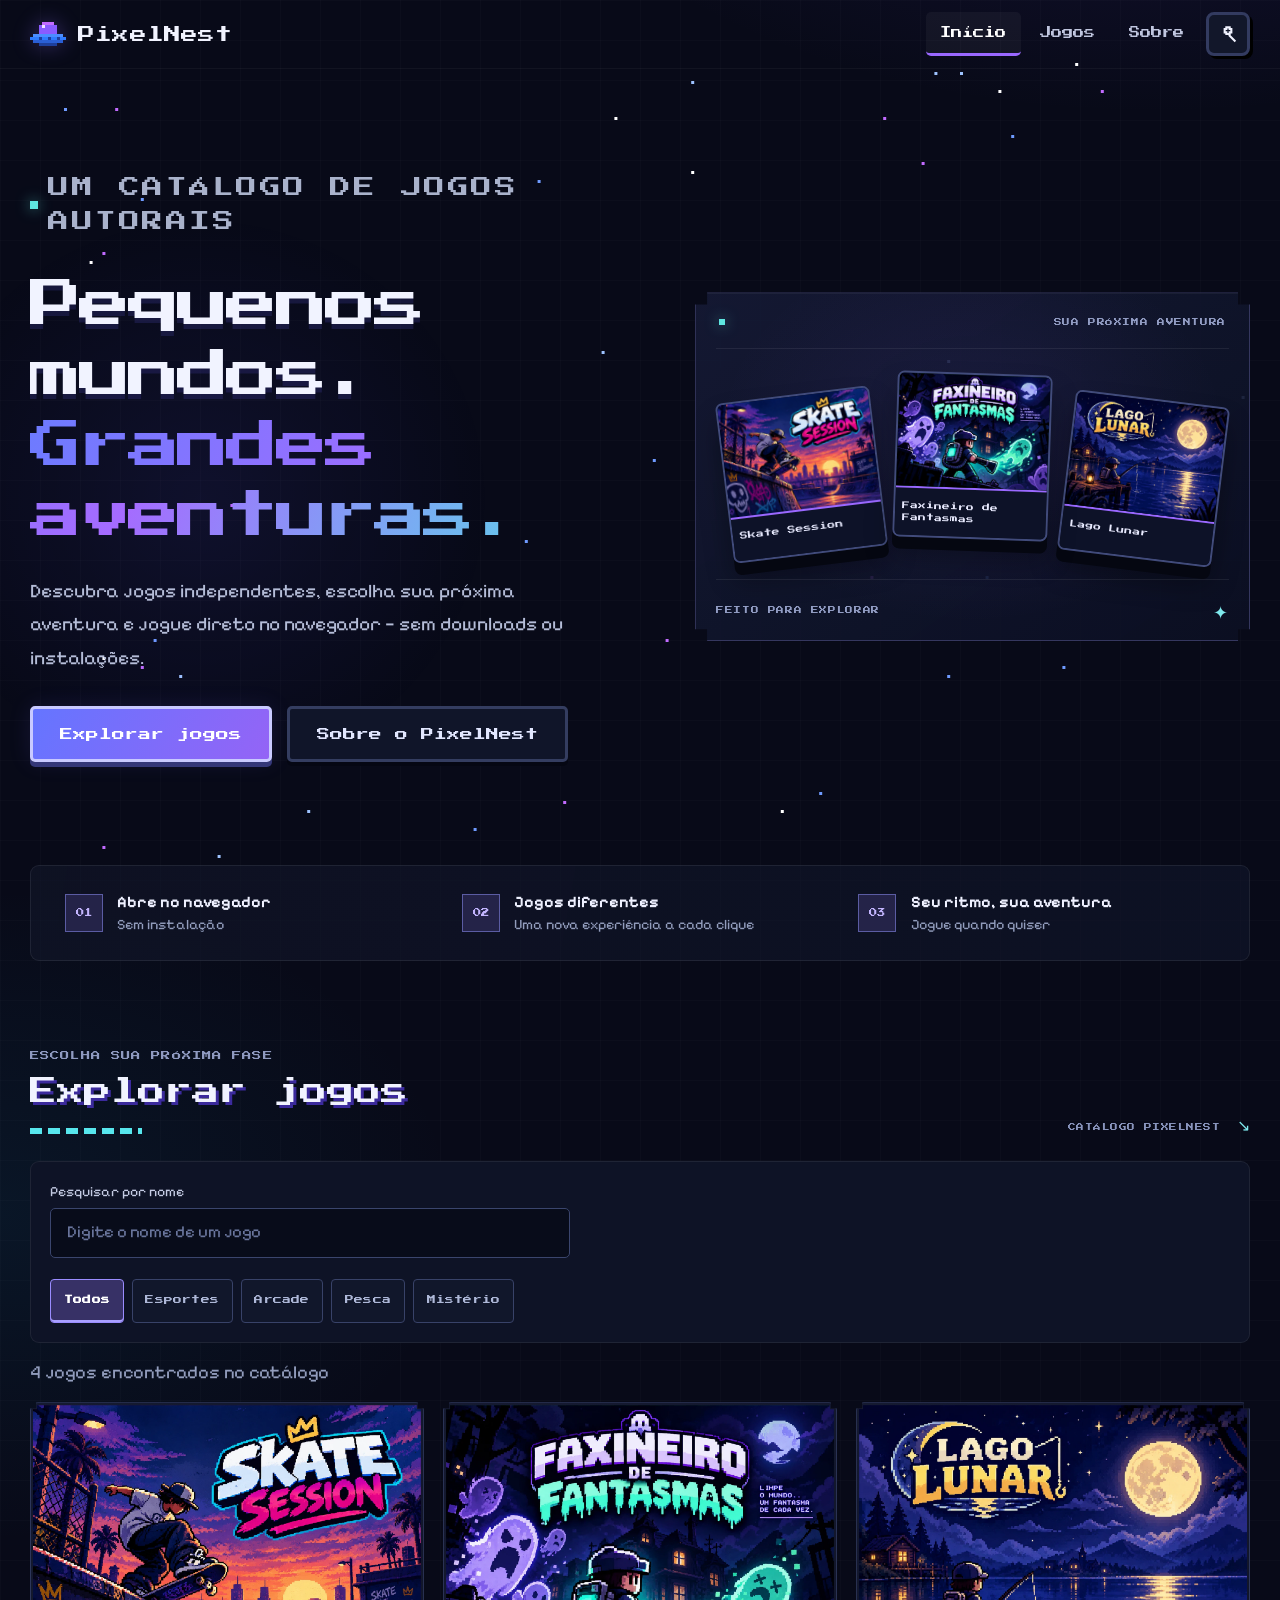
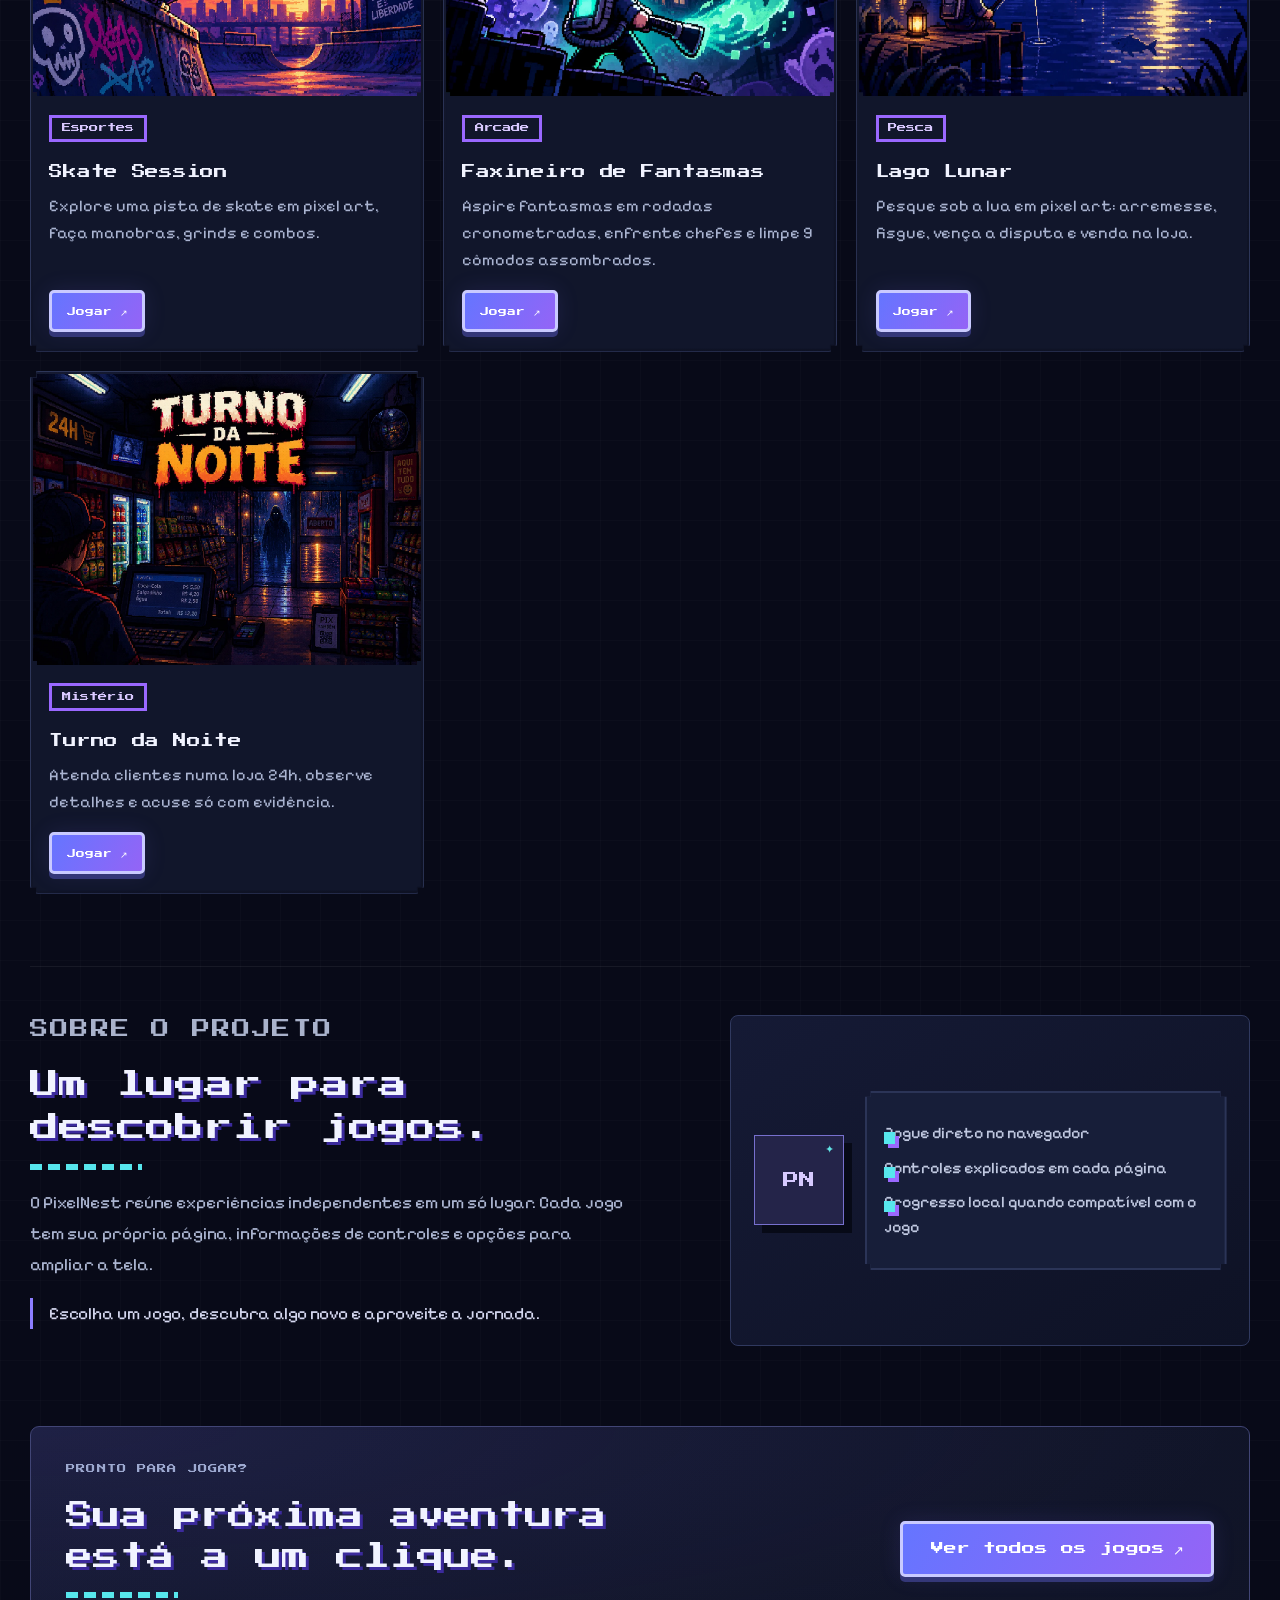
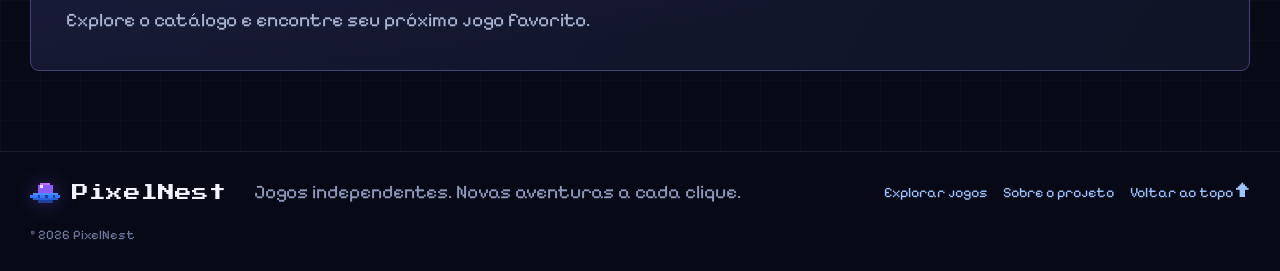
<file: index.html>
<!doctype html>
<html lang="pt-BR">
<head>
<meta charset="utf-8">
<meta name="viewport" content="width=device-width, initial-scale=1">
<title>PixelNest — jogos de navegador</title>
<meta name="description" content="Portal de jogos independentes para jogar direto no navegador, sem baixar nada.">
<meta name="theme-color" content="#080A18">
<meta property="og:type" content="website">
<meta property="og:title" content="PixelNest — jogos independentes">
<meta property="og:description" content="Descubra jogos independentes para jogar direto no navegador.">
<meta property="og:image" content="assets/capas/turno-da-noite.webp">
<meta name="color-scheme" content="dark">
<link rel="icon" href="assets/logo/favicon.svg" type="image/svg+xml">
<link rel="preconnect" href="https://fonts.googleapis.com"><link rel="preconnect" href="https://fonts.gstatic.com" crossorigin><link href="https://fonts.googleapis.com/css2?family=Pixelify+Sans:wght@400;500;700&family=Press+Start+2P&display=swap" rel="stylesheet">
<link rel="stylesheet" href="css/style.css">
</head>
<body data-base="" data-page="home">
<a class="skip-link" href="#conteudo">Pular para o conteúdo</a>
<div id="site-header"></div>
<main id="conteudo">
  <section class="hero wrap" aria-labelledby="hero-t">
    <div class="hero-copy">
      <p class="eyebrow"><span class="eyebrow-dot"></span> UM CATÁLOGO DE JOGOS AUTORAIS</p>
      <h1 id="hero-t">Pequenos mundos.<br><span>Grandes aventuras.</span></h1>
      <p>Descubra jogos independentes, escolha sua próxima aventura e jogue direto no navegador — sem downloads ou instalações.</p>
      <div class="hero-cta"><a class="btn primary big" href="#jogos">Explorar jogos</a><a class="btn ghost big" href="#sobre">Sobre o PixelNest</a></div>
    </div>
    <div class="hero-art">
      <div class="hero-art-glow" aria-hidden="true"></div>
      <div class="hero-art-label"><span class="live-dot"></span> SUA PRÓXIMA AVENTURA</div>
      <div class="carts" id="carts" aria-label="Jogos em destaque"></div>
      <div class="hero-art-foot"><span>FEITO PARA EXPLORAR</span><span class="pixel-spark" aria-hidden="true">✦</span></div>
    </div>
  </section>

  <section class="wrap value-strip" aria-label="Sobre a experiência">
    <div><span class="value-icon">01</span><p><strong>Abre no navegador</strong><small>Sem instalação</small></p></div>
    <div><span class="value-icon">02</span><p><strong>Jogos diferentes</strong><small>Uma nova experiência a cada clique</small></p></div>
    <div><span class="value-icon">03</span><p><strong>Seu ritmo, sua aventura</strong><small>Jogue quando quiser</small></p></div>
  </section>

  <section class="wrap sec" id="jogos" aria-labelledby="jogos-t">
    <div class="section-heading">
      <div><p class="eyebrow">ESCOLHA SUA PRÓXIMA FASE</p><h2 id="jogos-t">Explorar jogos</h2></div>
      <span class="section-note">CATÁLOGO PIXELNEST <span aria-hidden="true">↘</span></span>
    </div>
    <div class="toolbar">
      <div class="search"><label for="busca">Pesquisar por nome</label>
        <input id="busca" type="search" placeholder="Digite o nome de um jogo" autocomplete="off"></div>
      <div class="filters" role="group" aria-label="Filtrar por categoria"><div class="chips" id="chips"></div>
        <button type="button" class="link-btn" id="limpar" hidden>Limpar filtros</button></div>
    </div>
    <p class="count" id="count" role="status" aria-live="polite"></p>
    <div class="grid" id="grid"></div>
    <div class="empty px" id="vazio" hidden><p><strong>Nenhum jogo encontrado.</strong></p><p>Tente outro nome ou remova o filtro de categoria.</p><button type="button" class="btn primary" id="vazio-limpar">Limpar filtros</button></div>
  </section>

  <section class="wrap sec about" id="sobre" aria-labelledby="sobre-t">
    <div class="about-copy"><p class="eyebrow">SOBRE O PROJETO</p><h2 id="sobre-t">Um lugar para descobrir jogos.</h2>
      <p>O PixelNest reúne experiências independentes em um só lugar. Cada jogo tem sua própria página, informações de controles e opções para ampliar a tela.</p>
      <p class="about-note">Escolha um jogo, descubra algo novo e aproveite a jornada.</p></div>
    <div class="facts-panel"><div class="facts-pixel" aria-hidden="true">PN<span>✦</span></div><ul class="facts px"><li>Jogue direto no navegador</li><li>Controles explicados em cada página</li><li>Progresso local quando compatível com o jogo</li></ul></div>
  </section>
  <section class="wrap closing-cta">
    <div><p class="eyebrow">PRONTO PARA JOGAR?</p><h2>Sua próxima aventura está a um clique.</h2><p>Explore o catálogo e encontre seu próximo jogo favorito.</p></div>
    <a class="btn primary big" href="#jogos">Ver todos os jogos <span aria-hidden="true">↗</span></a>
  </section>
</main>
<div id="site-footer"></div>
<noscript><p style="padding:1rem;text-align:center">O PixelNest precisa de JavaScript para listar e abrir os jogos.</p></noscript>
<script src="js/games.js"></script><script src="js/layout.js"></script><script src="js/main.js"></script>
</body>
</html>
</file>
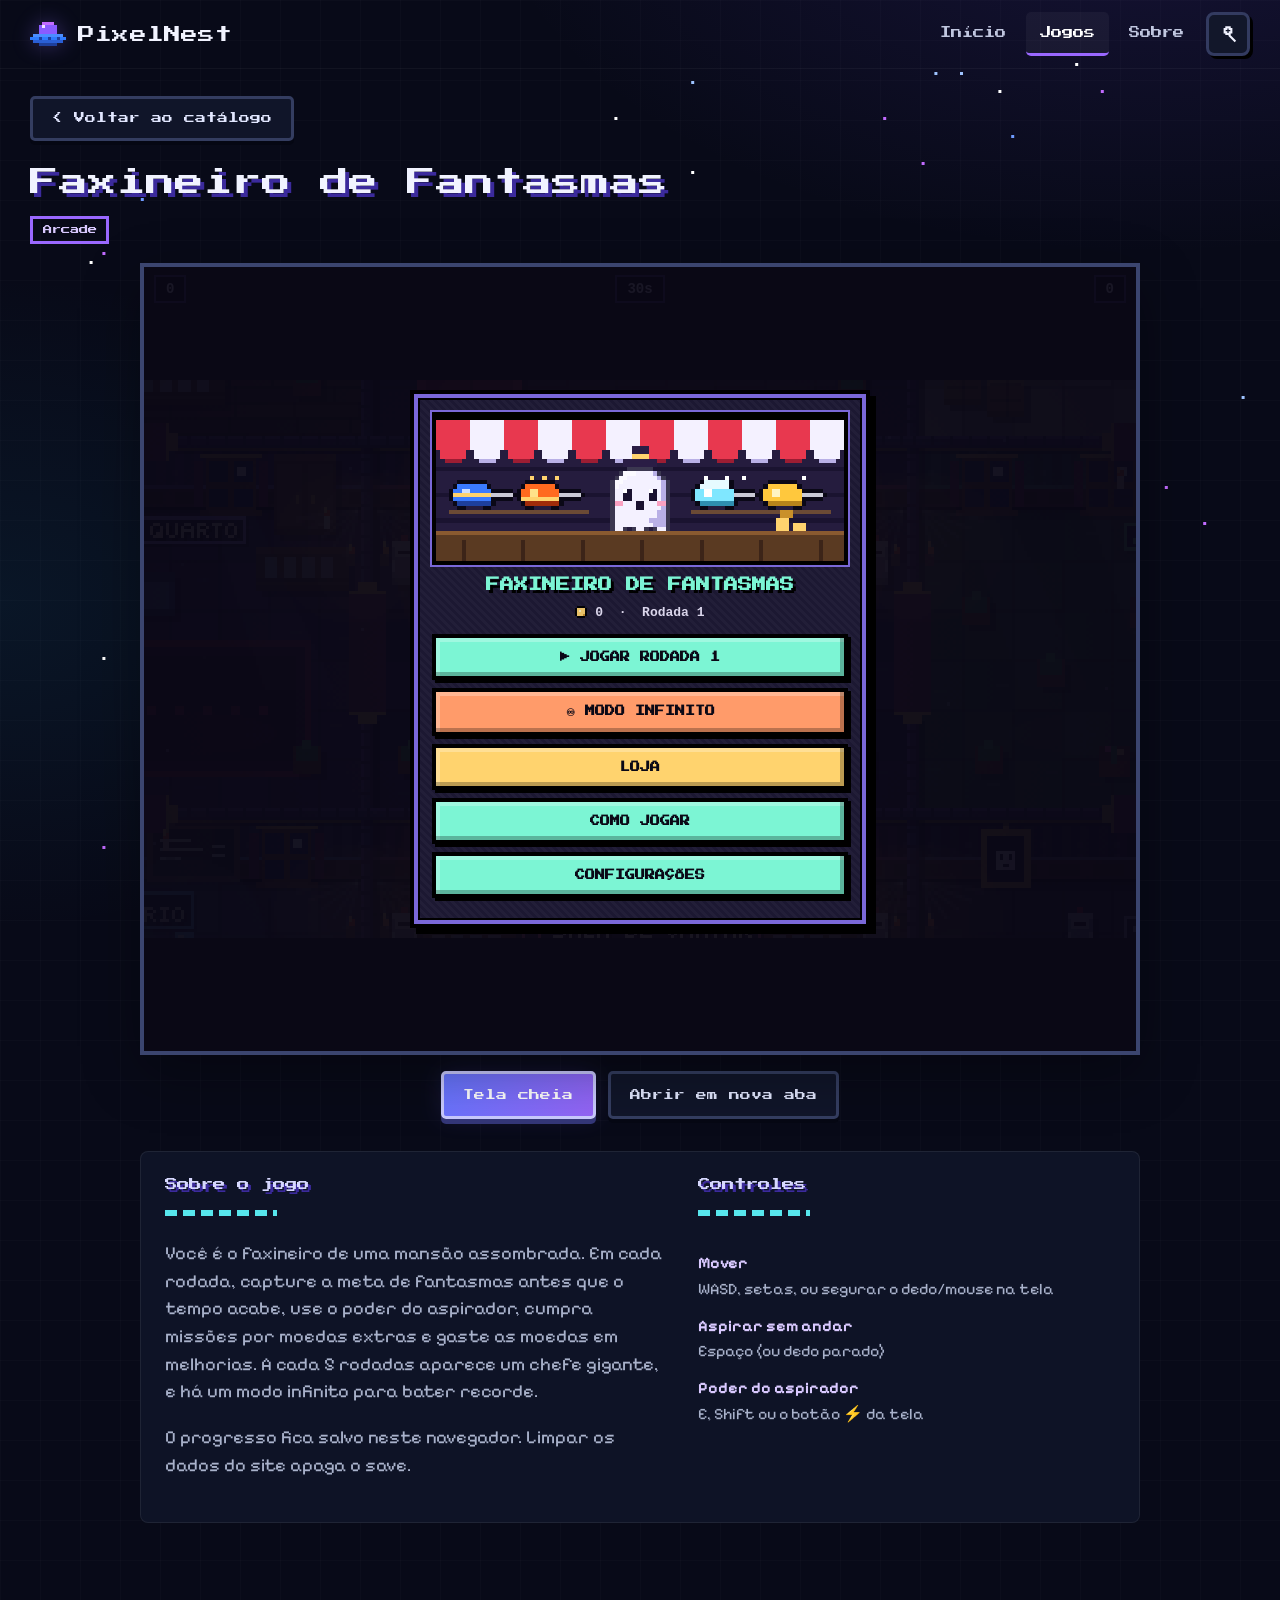
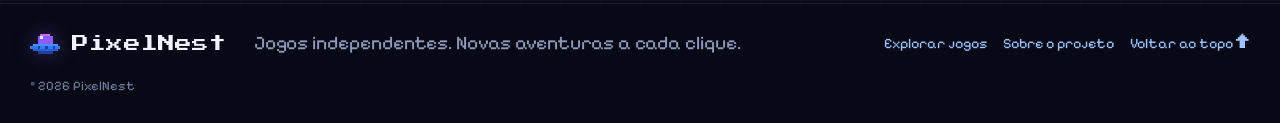
<file: jogos/faxineiro-de-fantasmas/index.html>
<!doctype html>
<html lang="pt-BR">
<head>
<meta charset="utf-8">
<meta name="viewport" content="width=device-width, initial-scale=1">
<title>Jogo — PixelNest</title>
<meta name="description" content="Jogue no PixelNest.">
<meta name="theme-color" content="#060818">
<link rel="icon" href="../../assets/logo/favicon.svg" type="image/svg+xml">
<link rel="preconnect" href="https://fonts.googleapis.com"><link rel="preconnect" href="https://fonts.gstatic.com" crossorigin><link href="https://fonts.googleapis.com/css2?family=Pixelify+Sans:wght@400;500;700&family=Press+Start+2P&display=swap" rel="stylesheet">
<link rel="stylesheet" href="../../css/style.css">
</head>
<body data-base="../../" data-page="jogo" data-game="faxineiro-de-fantasmas">
<a class="skip-link" href="#conteudo">Pular para o conteúdo</a>
<div id="site-header"></div>
<main id="conteudo" class="wrap gp"><div id="app"><noscript>Ative o JavaScript para jogar.</noscript></div></main>
<div id="site-footer"></div>
<script src="../../js/games.js"></script><script src="../../js/layout.js"></script><script src="../../js/game-page.js"></script>
</body>
</html>
</file>
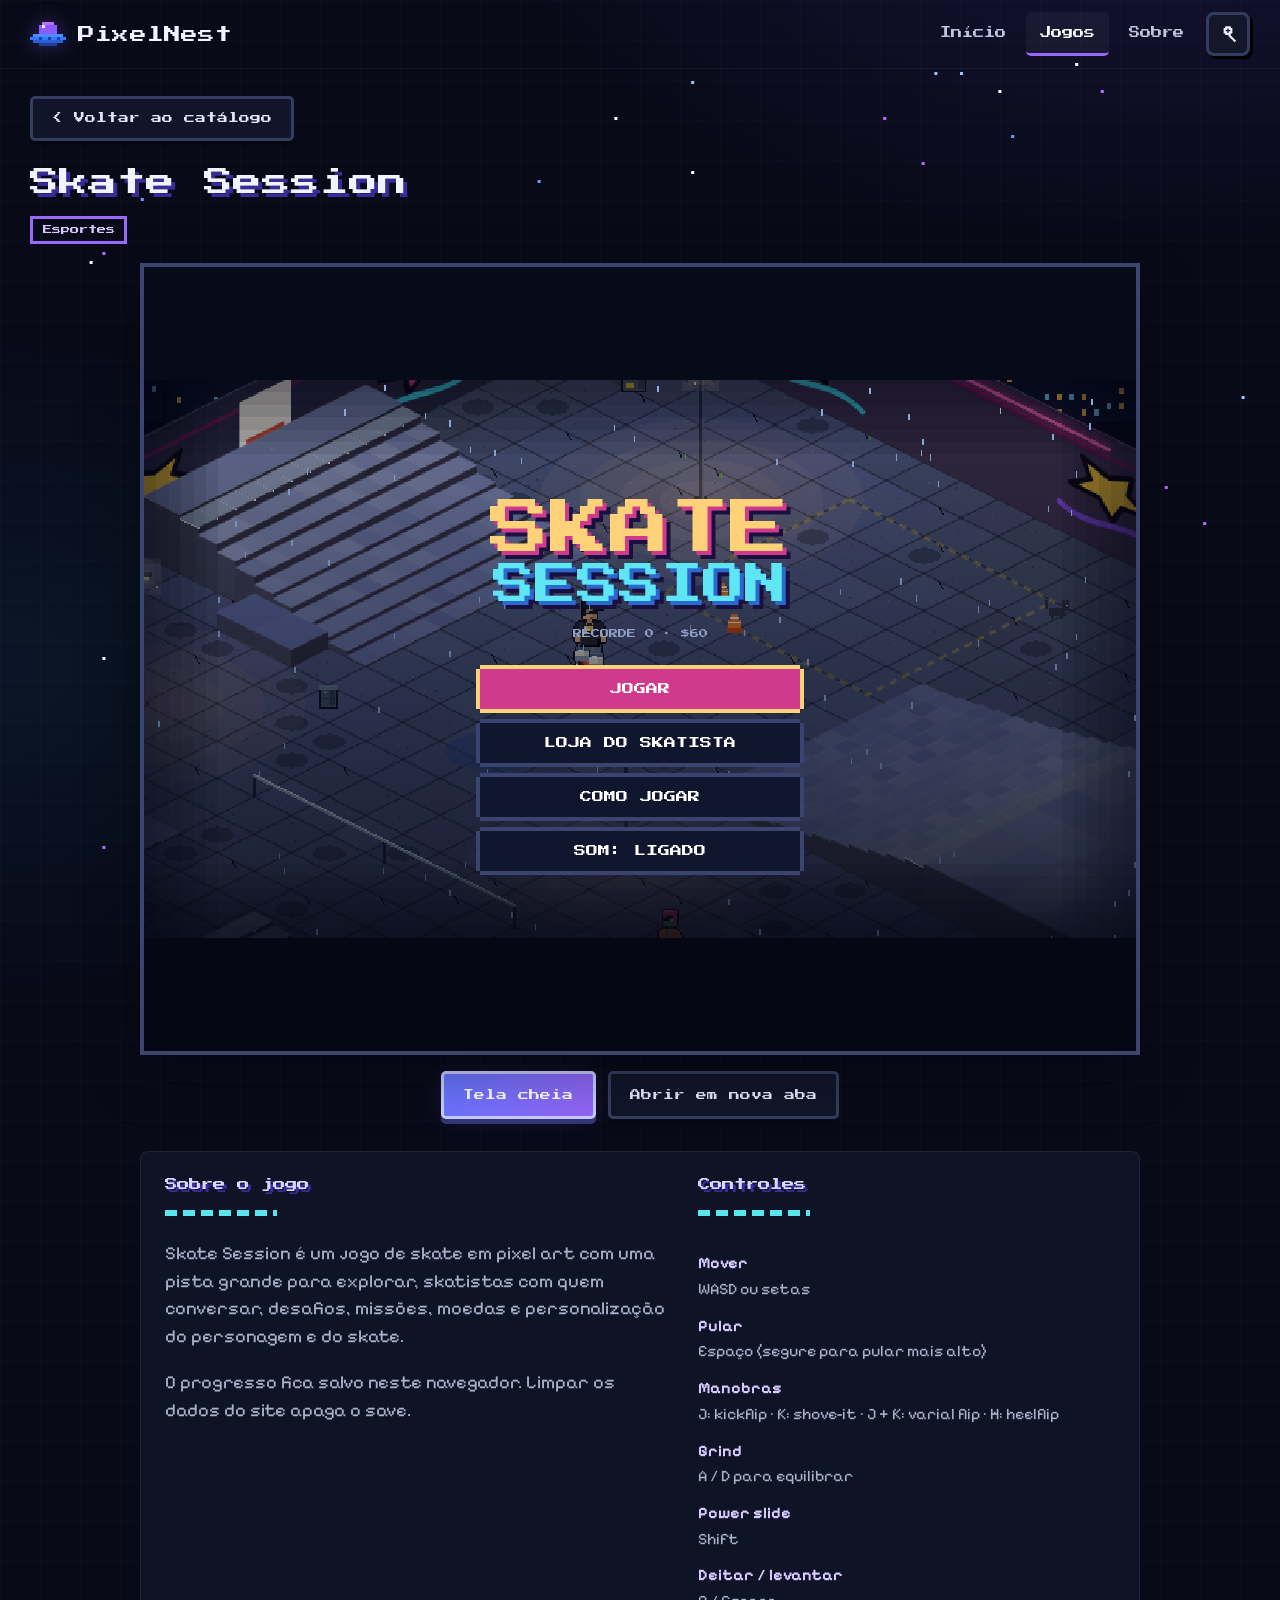
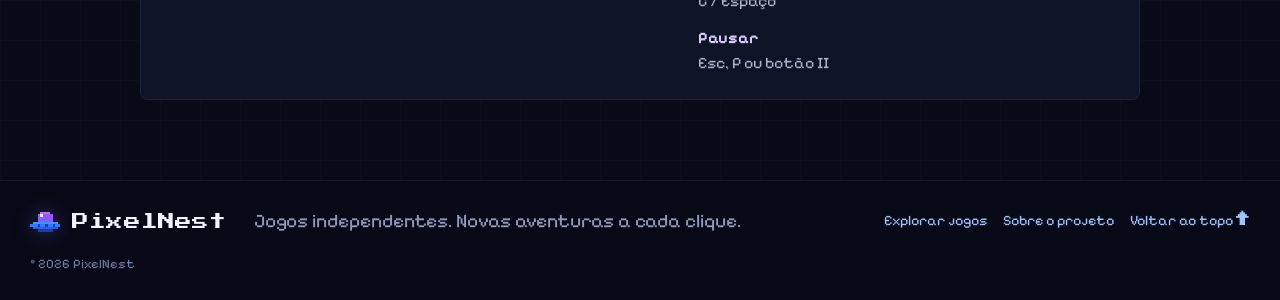
<file: jogos/skate-session/index.html>
<!doctype html>
<html lang="pt-BR">
<head>
<meta charset="utf-8">
<meta name="viewport" content="width=device-width, initial-scale=1">
<title>Jogo — PixelNest</title>
<meta name="description" content="Jogue no PixelNest.">
<meta name="theme-color" content="#060818">
<link rel="icon" href="../../assets/logo/favicon.svg" type="image/svg+xml">
<link rel="preconnect" href="https://fonts.googleapis.com"><link rel="preconnect" href="https://fonts.gstatic.com" crossorigin><link href="https://fonts.googleapis.com/css2?family=Pixelify+Sans:wght@400;500;700&family=Press+Start+2P&display=swap" rel="stylesheet">
<link rel="stylesheet" href="../../css/style.css">
</head>
<body data-base="../../" data-page="jogo" data-game="skate-session">
<a class="skip-link" href="#conteudo">Pular para o conteúdo</a>
<div id="site-header"></div>
<main id="conteudo" class="wrap gp"><div id="app"><noscript>Ative o JavaScript para jogar.</noscript></div></main>
<div id="site-footer"></div>
<script src="../../js/games.js"></script><script src="../../js/layout.js"></script><script src="../../js/game-page.js"></script>
</body>
</html>
</file>
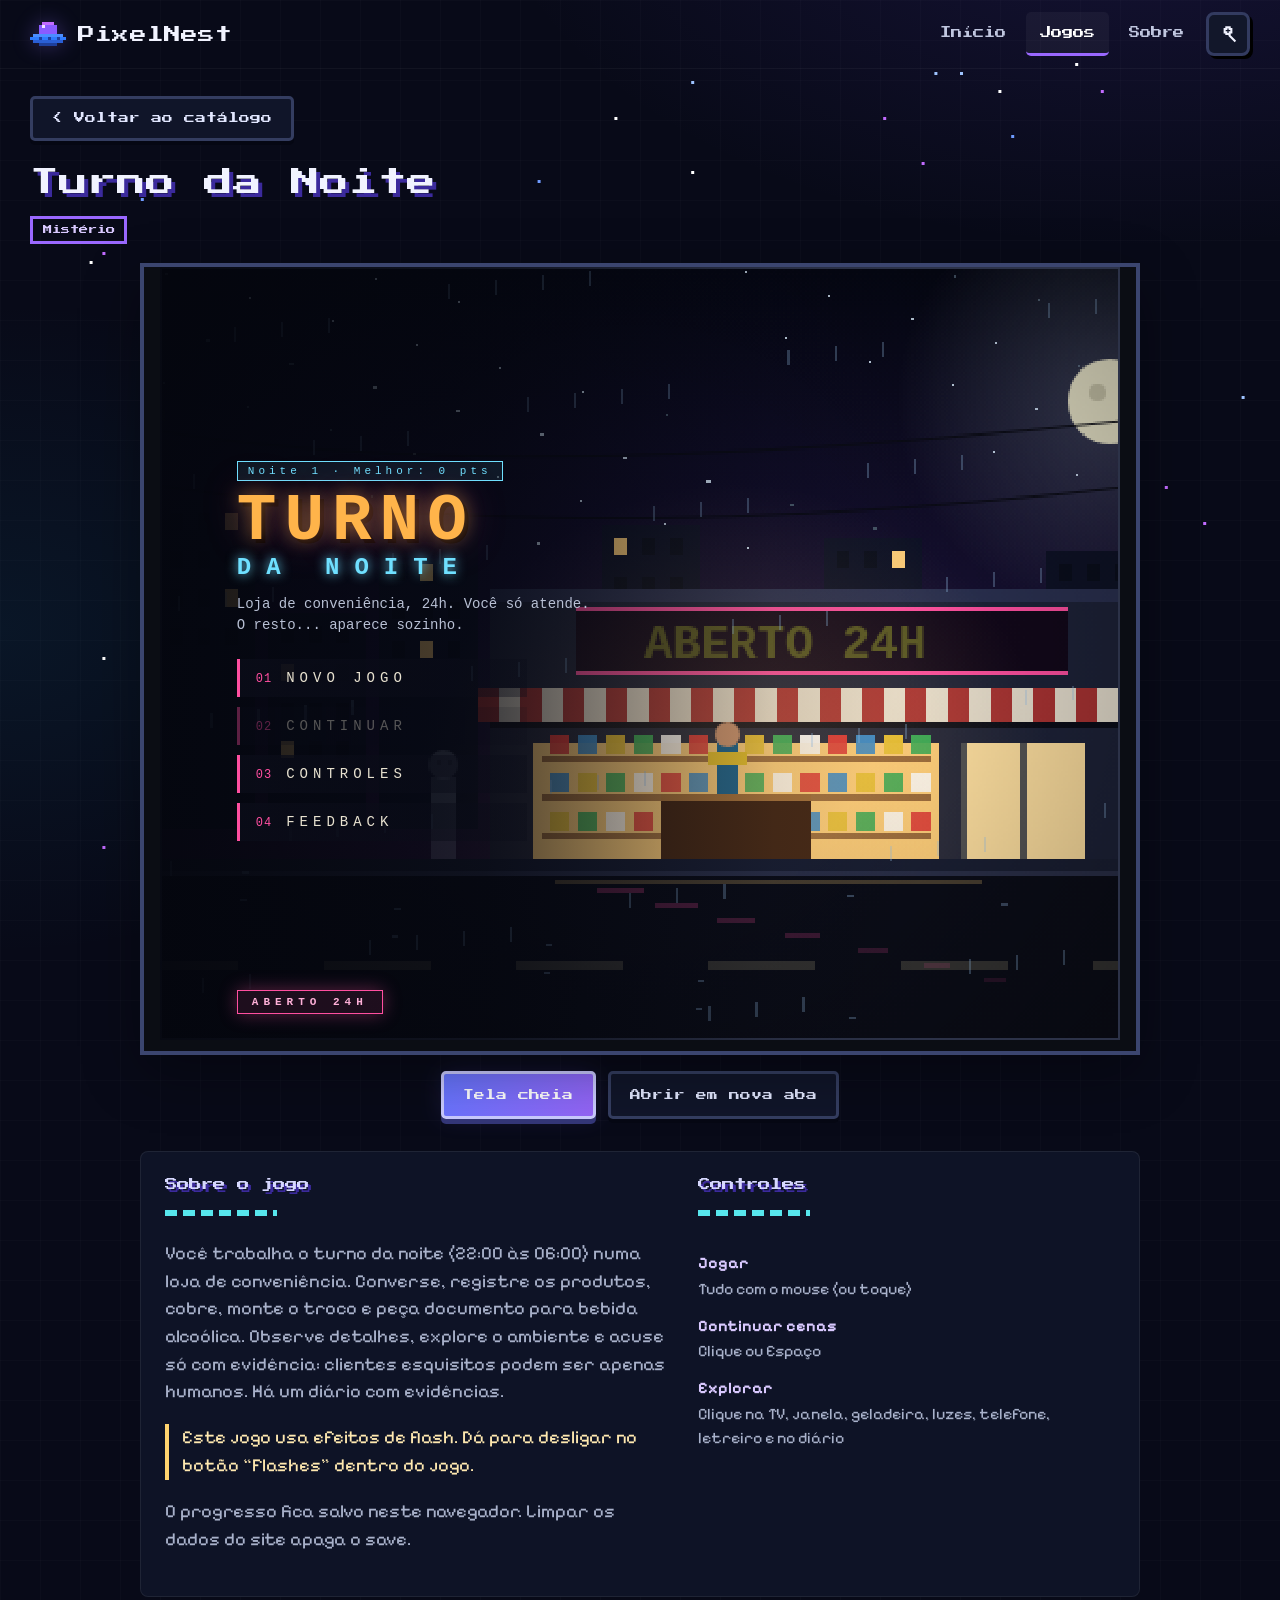
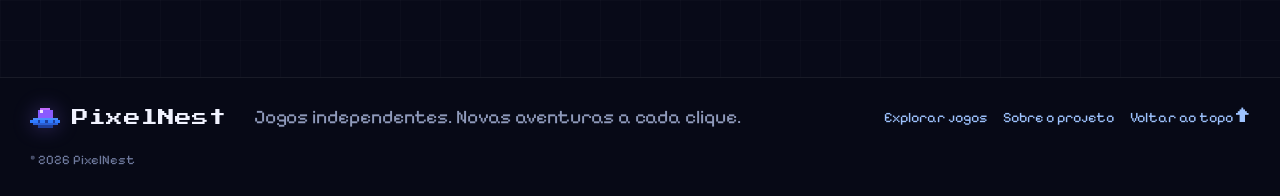
<file: jogos/turno-da-noite/index.html>
<!doctype html>
<html lang="pt-BR">
<head>
<meta charset="utf-8">
<meta name="viewport" content="width=device-width, initial-scale=1">
<title>Jogo — PixelNest</title>
<meta name="description" content="Jogue no PixelNest.">
<meta name="theme-color" content="#060818">
<link rel="icon" href="../../assets/logo/favicon.svg" type="image/svg+xml">
<link rel="preconnect" href="https://fonts.googleapis.com"><link rel="preconnect" href="https://fonts.gstatic.com" crossorigin><link href="https://fonts.googleapis.com/css2?family=Pixelify+Sans:wght@400;500;700&family=Press+Start+2P&display=swap" rel="stylesheet">
<link rel="stylesheet" href="../../css/style.css">
</head>
<body data-base="../../" data-page="jogo" data-game="turno-da-noite">
<a class="skip-link" href="#conteudo">Pular para o conteúdo</a>
<div id="site-header"></div>
<main id="conteudo" class="wrap gp"><div id="app"><noscript>Ative o JavaScript para jogar.</noscript></div></main>
<div id="site-footer"></div>
<script src="../../js/games.js"></script><script src="../../js/layout.js"></script><script src="../../js/game-page.js"></script>
</body>
</html>
</file>
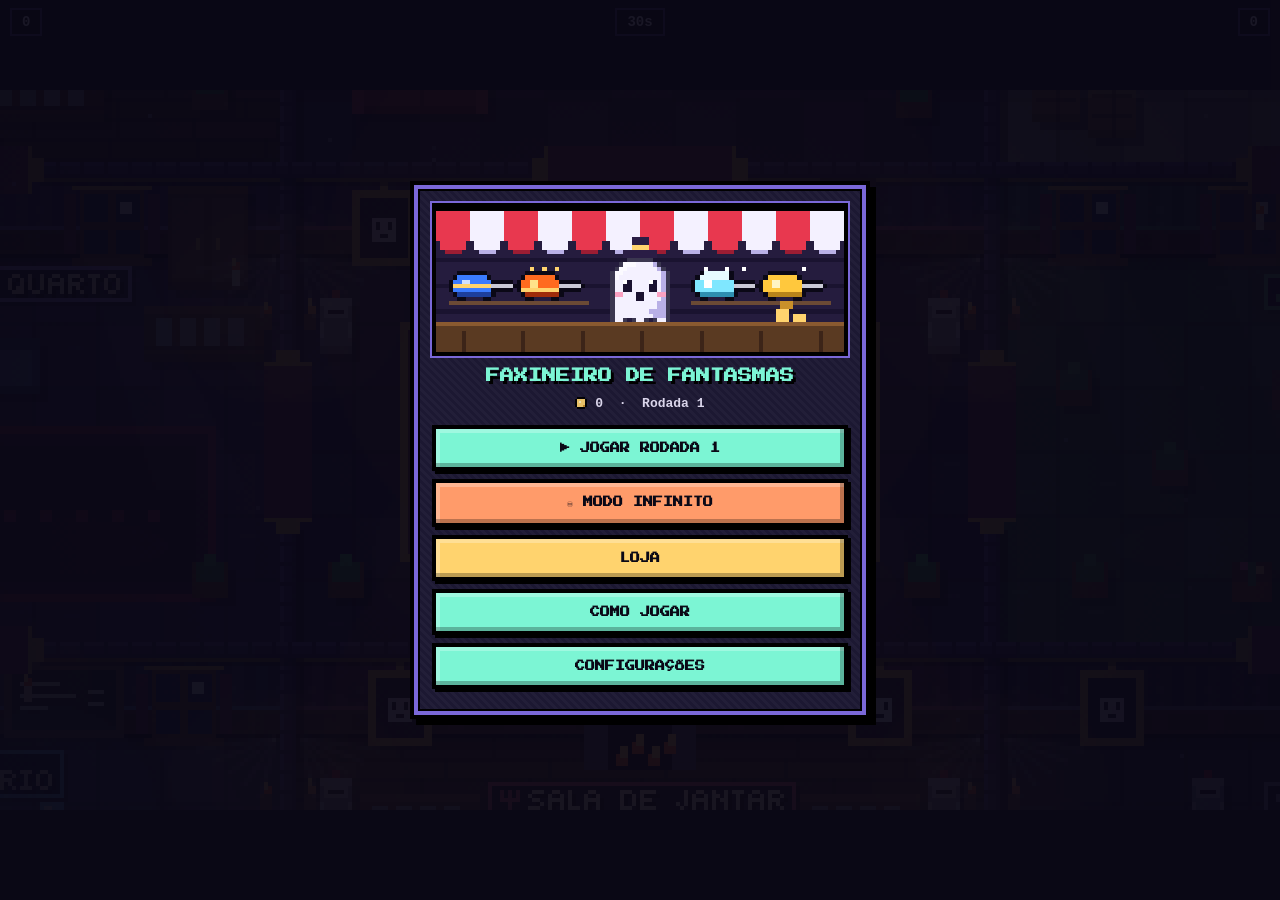
<file: jogos/faxineiro-de-fantasmas/game.html>
<!DOCTYPE html>
<html lang="pt-BR">
<head>
<meta charset="utf-8">
<meta name="viewport" content="width=device-width, initial-scale=1, viewport-fit=cover">
<title>Faxineiro de Fantasmas</title>
<link href="https://fonts.googleapis.com/css2?family=Press+Start+2P&display=swap" rel="stylesheet">
<style>
:root{color-scheme:dark;--bg:#0a0816;--fg:#efeaff;--ac:#7cf5d4;--ac2:#ffd36e;--pn:#1c1832;box-sizing:border-box;padding-top:env(safe-area-inset-top,0px);padding-bottom:env(safe-area-inset-bottom,0px)}
*{box-sizing:border-box}
html,body{height:100%;margin:0;background:var(--bg);color:var(--fg);font-family:"Courier New",monospace;font-weight:700;overflow:hidden;touch-action:none;user-select:none;-webkit-user-select:none}
canvas{position:fixed;image-rendering:pixelated;image-rendering:crisp-edges}
#hud{position:fixed;left:0;right:0;top:env(safe-area-inset-top,0px);display:flex;justify-content:space-between;gap:6px;padding:8px 10px;pointer-events:none;font-size:14px}
#hud div{background:#000a;padding:4px 10px;border:2px solid #4b3f8a}
#bat{position:fixed;left:10px;right:10px;top:calc(48px + env(safe-area-inset-top,0px));height:18px;background:#000b;border:2px solid #4b3f8a;pointer-events:none;overflow:hidden;display:none}
#bat i{position:absolute;left:0;top:0;bottom:0;width:100%;background:var(--ac)}
#bat span{position:absolute;inset:0;text-align:center;font-size:11px;line-height:14px;color:#fff;text-shadow:1px 1px 0 #000}
#ov{position:fixed;inset:0;display:flex;align-items:center;justify-content:center;background:#0a0816ee;padding:12px;touch-action:pan-y}
.card{background:var(--pn);border:4px solid #7a68d8;box-shadow:6px 6px 0 #000;padding:16px;max-width:460px;width:100%;text-align:center;max-height:100%;overflow:auto}
h1{margin:0 0 8px;font-size:21px;color:var(--ac);text-transform:uppercase}
p{margin:6px 0 12px;opacity:.9;line-height:1.4;font-size:13px}
button{font:inherit;color:#0a0816;background:var(--ac);border:3px solid #000;box-shadow:3px 3px 0 #000;padding:10px 18px;cursor:pointer;text-transform:uppercase;margin:3px}
button:active{transform:translate(2px,2px);box-shadow:1px 1px 0 #000}
button:disabled{background:#4a4468;color:#9a93bd;cursor:default}
.tabs{display:flex;gap:6px;margin:10px 0}.tabs button{flex:1;margin:0;background:#2e2750;color:#cfc8ff;box-shadow:none}.tabs button.on{background:var(--ac2);color:#0a0816}
.grid{display:grid;grid-template-columns:1fr 1fr;gap:8px}
.vc{background:#0007;border:2px solid #4b3f8a;padding:8px;font-size:12px}.vc.eq{border-color:var(--ac)}
.vc img{width:96px;height:48px;image-rendering:pixelated;display:block;margin:0 auto 4px}.vc small{opacity:.75}
.vc button{width:100%;margin:6px 0 0;padding:6px;background:var(--ac2);font-size:12px}.vc button:disabled{background:#4a4468}
.up{display:flex;justify-content:space-between;align-items:center;gap:10px;background:#0007;border:2px solid #4b3f8a;padding:8px 10px;margin:6px 0;text-align:left;font-size:13px}
.up small{opacity:.7;display:block}.up button{padding:6px 10px;white-space:nowrap;background:var(--ac2);margin:0}.up button:disabled{background:#4a4468}

:root{--px:"Press Start 2P","Courier New",monospace}
h1,.tabs button,button,.vc b,.up b{font-family:var(--px)}
h1{font-size:14px;line-height:1.5;text-shadow:3px 3px 0 #000}
.card{border:4px solid #000;background-color:#1c1832;background-image:linear-gradient(45deg,#ffffff07 25%,#0000 25% 50%,#ffffff07 50% 75%,#0000 75%);background-size:8px 8px;box-shadow:inset 0 0 0 4px #7a68d8,inset 0 0 0 6px #000,6px 6px 0 #000;padding:18px}
button{font-size:10px;border:4px solid #000;box-shadow:inset -4px -4px 0 #0004,inset 4px 4px 0 #fff4,3px 3px 0 #000}
button:active{box-shadow:inset 4px 4px 0 #0004,1px 1px 0 #000}
.tabs button{font-size:8px;padding:9px 4px}
.shopbn{width:100%;image-rendering:pixelated;display:block;margin:0 0 10px;border:4px solid #000;box-shadow:0 0 0 2px #7a68d8}
.coin{width:12px;height:12px;image-rendering:pixelated;vertical-align:-2px}
.vc{position:relative;background:#120e24;border:4px solid #000;box-shadow:inset 0 0 0 2px #4b3f8a}
.vc.eq{box-shadow:inset 0 0 0 2px var(--ac),0 0 0 2px var(--ac)}
.vc b{font-size:9px;line-height:1.4}
.ped{background:repeating-conic-gradient(#2a2148 0 25%,#241c3e 0 50%) 0 0/8px 8px;border:2px solid #000;padding:8px 0 4px;margin-bottom:6px;box-shadow:inset 0 -6px 0 #3b2f6b}
.ped img{margin:0 auto}
.lock img{filter:brightness(0) opacity(.45)}
.tag{position:absolute;top:-8px;right:-6px;font:7px var(--px);background:var(--ac2);color:#000;padding:3px 4px;border:2px solid #000}
.pw{font-size:11px;color:var(--ac2);margin:4px 0 2px;line-height:1.3}
.vc small{display:block;line-height:1.3}
.secret-silhouette{filter:brightness(0) saturate(100%);opacity:.9}
.secret-card{border-color:#8a6ed8;background:linear-gradient(145deg,#17112d,#090713)}
.secret-mission{color:#ffd36e;font-size:9px;line-height:1.5;margin:4px 0}
.vc button{font-size:9px}
.up .ic{width:32px;height:32px;image-rendering:pixelated;flex:none}
.up b{font-size:9px;line-height:1.5}
.pips{display:flex;gap:2px;margin-top:5px;flex-wrap:wrap}.pips i{width:7px;height:9px;background:#2e2750;border:1px solid #000}.pips i.on{background:var(--ac)}
#hpbar{position:fixed;z-index:8;top:34px;left:50%;transform:translateX(-50%);width:min(180px,48vw);height:9px;border:2px solid #171126;background:#2a1838;display:none;box-shadow:2px 2px 0 #000}#hpbar i{display:block;width:100%;height:100%;background:#ff5f7a;transition:width .08s}#hptext{position:fixed;z-index:8;top:47px;left:50%;transform:translateX(-50%);font:7px var(--px);color:#fff;text-shadow:1px 1px #000;display:none;white-space:nowrap}
#bb{position:fixed;left:10px;right:104px;bottom:calc(14px + env(safe-area-inset-bottom,0px));height:22px;background:#000b;border:3px solid #000;box-shadow:0 0 0 2px #c4306a;display:none;pointer-events:none}
#bb i{position:absolute;left:0;top:0;bottom:0;width:100%;background:#ff4f8a}
#bb span{position:absolute;inset:0;text-align:center;font:8px/16px var(--px);color:#fff;text-shadow:1px 1px 0 #000}
#ms{position:fixed;left:10px;top:calc(74px + env(safe-area-inset-top,0px));font-size:10px;line-height:1.4;pointer-events:none;text-shadow:1px 1px 0 #000;max-width:56%;display:none}
#pw{position:fixed;right:10px;bottom:calc(14px + env(safe-area-inset-bottom,0px));width:88px;height:54px;margin:0;padding:2px;font-size:8px;line-height:1.3;display:none;touch-action:none;z-index:2}
.menu button{display:block;width:100%;margin:8px 0;padding:14px 10px}
.cfg{display:flex;justify-content:space-between;align-items:center;gap:8px;background:#0007;border:2px solid #4b3f8a;padding:8px 10px;margin:6px 0;text-align:left;font-size:12px}
.cfg b{font-size:9px;line-height:1.5}.cfg button{min-width:92px;margin:0;font-size:8px}
button.off{background:#4a4468;color:#9a93bd}
.tabs{flex-wrap:wrap}.tabs button{flex:1 1 30%}
.vc{cursor:pointer}.vc small b{font-size:8px}
.ped.big{padding:14px 0 8px}
.pwdemo{background:var(--ac2)}
@keyframes pul{50%{transform:scale(1.08)}}
#pw.rdy{animation:pul .9s infinite}
#pw{width:100px;height:62px}
</style>
</head>
<body>
<canvas id="c"></canvas>
<div id="hud"><div id="hc">0</div><div id="ht">30s</div><div id="hk">0</div></div>
<div id="bat"><i></i><span id="bt"></span></div>
<div id="hpbar"><i></i></div><div id="hptext">❤️ 100 / 100</div><div id="bb"><i></i><span>👑 CHEFE</span></div><div id="ms"></div><button id="pw"></button>
<div id="ov"></div>
<script>
const cv=document.getElementById('c'),cx=cv.getContext('2d'),bgc=document.createElement('canvas'),bx=bgc.getContext('2d');
const ov=document.getElementById('ov'),hc=document.getElementById('hc'),ht=document.getElementById('ht'),hk=document.getElementById('hk'),batBox=document.getElementById('bat'),bat=batBox.querySelector('i'),bt=document.getElementById('bt');
const pwb=document.getElementById('pw'),msE=document.getElementById('ms'),bbE=document.getElementById('bb'),bbI=bbE.querySelector('i'),hpBar=document.getElementById('hpbar'),hpFill=hpBar.querySelector('i'),hpText=document.getElementById('hptext');
let LW=320,LH=180,scale=1,furn=[],slots=[],lights=[];const M=8,MT=22,RW=176,RH=120,WW=528,WH=360,cam={x:0,y:0};
const P={x:160,y:100,vx:0,vy:0,a:0};
let S={coins:0,lv:{range:0,power:0,bat:0,spawn:0},stage:1,best:0,owned:['classic'],eq:'classic'};
try{const s=JSON.parse(localStorage.getItem('ff2')||localStorage.getItem('ff1'));if(s&&s.lv)S=Object.assign(S,s)}catch(e){}
if(!S.owned)S.owned=['classic'];if(!S.eq)S.eq='classic';if(S.lv.spawn==null)S.lv.spawn=0;if(!S.stage)S.stage=1;if(!S.ach)S.ach={};if(!S.tot)S.tot={g:0,k:0,b:0,m:0,p:0};S.cfg=Object.assign({aim:1,snd:1,shake:1,mini:1,ms:1,pops:1},S.cfg||{});if(S.lv.speed==null)S.lv.speed=0;if(S.bestInf==null)S.bestInf=0;
function save(){try{localStorage.setItem('ff2',JSON.stringify(S))}catch(e){}}
const stats=()=>{const m=model(),b=pwt>0&&m.pw==='turbo'?1.6:1,om=m.ps==='omni'?1.1:1;return{range:(48+S.lv.range*7)*(b>1?1.35:1)*om*(m.ps==='flut'?1.2:1),power:(1+S.lv.power*.4)*b,bat:100+S.lv.bat*25,spawn:1+S.lv.spawn*.18,speed:(m.sp+S.lv.speed*9)*(b>1?1.25:1)*om}};
const BASE={range:24,power:28,bat:24,spawn:42,speed:25},
cost=k=>Math.round(BASE[k]*Math.pow(k==='spawn'?1.82:1.72,S.lv[k]));
const isB=()=>!INF&&S.stage%5===0,quota=()=>isB()||INF?9999:15+S.stage*5,lvl=()=>S.stage+(INF?wave-1:0);
const R=(c,x,y,w,h,col)=>{c.fillStyle=col;c.fillRect(Math.round(x),Math.round(y),w,h)};

// ---- sprites
function mk(rows,pal){const c=document.createElement('canvas');c.width=rows[0].length;c.height=rows.length;const g=c.getContext('2d');rows.forEach((r,y)=>[...r].forEach((ch,x)=>{if(pal[ch]){g.fillStyle=pal[ch];g.fillRect(x,y,1,1)}}));return c}
const GRA=[".....oooooo.....","...ohhhwwwwso...","..ohhwwwwwwwso..",".ohhwwwwwwwwwso.",".ohwwwwwwwwwwso.",".owwyewwwwyewso.",".owweewwwweewso.",".owweewwwweewso.",".obbwwwmmwwwbbo.",".owwwwwmmwwwwso.",".owwwwwwwwwwsso.",".owwwwwwwwwwsso.",".owwwwwwwwsssso.",".owwwwwwwwwssso.",".owwo.owwo.owwo.",".oooo.oooo.oooo."];
const GRB=GRA.slice(0,14).concat([".oo.owwo.owwo.o.",".oo.oooo.oooo.o."]);
function mixc(a,b,t){const p=h=>[1,3,5].map(i=>parseInt(h.slice(i,i+2),16)),A=p(a),B=p(b);return '#'+A.map((v,i)=>Math.round(v+(B[i]-v)*t).toString(16).padStart(2,'0')).join('')}
function mkGh(type,fr){const o=TY[type],m=o.pal[0],sh=o.pal[1],dk='#1a1230',bs=type==='boss',
 pal={o:mixc(sh,'#0a0816',.72),w:m,h:mixc(m,'#ffffff',.65),s:sh,e:bs?'#ff2a4a':type==='mum'?'#ff4f4f':dk,y:bs?'#ffd0d0':'#ffffff',b:mixc(m,'#ff5f8f',type==='shy'?.8:.55),m:dk},
 c=document.createElement('canvas');c.width=16;c.height=20;const g=c.getContext('2d'),q=(x,y,col,w,h)=>{g.fillStyle=col;g.fillRect(x,y,w||1,h||1)};
 (fr?GRB:GRA).forEach((r,y)=>[...r].forEach((ch,x)=>{if(pal[ch])q(x,y+4,pal[ch])}));
 if(type==='king'||bs){q(7,0,'#ffd36e',2);q(5,1,'#ffd36e');q(7,1,'#ffd36e',2);q(10,1,'#ffd36e');q(5,2,'#ffd36e',6);q(5,3,'#c9902a',6);q(7,3,bs?'#ff2a4a':'#ff4f6a',2)}
 if(bs){q(3,8,dk,3);q(10,8,dk,3);q(6,12,dk,4);q(6,13,'#fff');q(9,13,'#fff')}
 if(type==='bomb')q(8,2,'#9a9aaa',1,2);
 if(type==='ice')[[5,2],[6,1],[7,3],[8,3],[9,1],[10,2]].forEach(([x,h])=>q(x,4-h,'#e6fbff',1,h));
 if(type==='time'){q(6,14,'#fff',4);q(5,15,'#fff',6,2);q(6,17,'#fff',4);q(7,15,dk,1,2);q(8,16,dk)}
 if(type==='shy'){q(9,2,'#ff6a9a',1,2);q(11,2,'#ff6a9a',1,2);q(10,3,'#c4306a')}
 if(type==='big'){q(4,9,dk,2);q(10,9,dk,2);q(4,10,'#fff');q(10,10,'#fff')}
 if(type==='bib'){const fr='#6b4a35';[3,9].forEach(x0=>{q(x0,8,fr,4);q(x0,12,fr,4);q(x0,9,fr,1,3);q(x0+3,9,fr,1,3)});q(7,10,fr,2);q(5,1,'#a33',6,3);q(6,2,'#f4ecd0',4,1)}
 if(type==='maes'){q(5,2,'#e6e0ff',6,2);q(4,3,'#e6e0ff');q(11,3,'#e6e0ff');q(5,15,'#e8384f',2,2);q(9,15,'#e8384f',2,2);q(7,15,'#9c1d33',2,2);q(15,9,'#ddd',1,5);q(15,8,'#ffd36e')}
 if(type==='chef'){q(6,0,'#fff',4);q(4,1,'#fff',8,2);q(5,3,'#cfcfe0',6);q(5,12,'#3a2a1a',2);q(9,12,'#3a2a1a',2)}
 if(type==='sono'){q(4,9,dk,2);q(10,9,dk,2);q(4,10,'#fff');q(10,10,'#fff');q(5,3,'#fff',6);q(5,2,'#6a78e0',6);q(6,1,'#6a78e0',5);q(9,0,'#6a78e0',3);q(12,0,'#fff',2,2)}
 if(type==='lord'){const go='#ffd36e';q(0,7,'#fff',2,4);q(14,7,'#fff',2,4);q(5,2,'#fff',6,2);q(4,3,'#fff',8);q(9,8,go,4);q(9,12,go,4);q(9,9,go,1,3);q(12,9,go,1,3);q(13,12,go,1,3);q(6,15,'#fff',4,2);q(7,16,'#e8384f',2)}
 if(type==='jard'){q(5,1,'#e0b45a',6);q(5,2,'#c33',6);q(2,3,'#e0b45a',12);q(8,0,'#4aa65a',2)}
 if(type==='cien'){[[4,2],[5,3],[6,2],[7,4],[8,3],[9,4],[10,2],[11,3]].forEach(([x,h])=>q(x,4-h,'#f0f0f0',1,h));const gf='#6a6a7a';[3,9].forEach(x0=>{q(x0,8,gf,4);q(x0,12,gf,4);q(x0,9,gf,1,3);q(x0+3,9,gf,1,3);q(x0+1,9,'#9ff',2,3)});q(5,10,dk);q(10,10,dk);q(7,10,gf,2)}
 if(type==='mord'){q(5,3,dk,6);q(4,4,dk);q(11,4,dk);q(0,11,'#fff',2,2);q(14,11,'#fff',2,2);q(6,13,'#fff',4,4);q(7,13,'#e8384f',2);q(5,13,dk,1,4);q(10,13,dk,1,4)}
 if(type==='mum'){[7,10,14].forEach(y=>q(2,y,'#c8b98a',12));q(14,13,'#efe6c8',2);q(15,14,'#efe6c8',1,2)}
 return c}
const TY={
 norm:{hp:1,k:1,val:1,sp:22,w:60,min:1,pal:['#f4f1ff','#b9b0e6']},
 fast:{hp:.8,k:1,val:2,sp:50,w:30,min:1,pal:['#b9f0ff','#6cc3e0']},
 big:{hp:3.2,k:2,val:5,sp:14,w:15,min:2,pal:['#e6d8ff','#a98fe0']},
 gold:{hp:1.4,k:1,val:12,sp:40,w:6,min:1,pal:['#ffe28a','#d9a22b']},
 shy:{hp:1.2,k:1,val:4,sp:28,w:18,min:1,pal:['#ffc9dd','#e08fb0']},
 time:{hp:1,k:1,val:3,sp:30,w:14,min:1,pal:['#b9ffd0','#5fc88a']},
 bomb:{hp:1.1,k:1,val:3,sp:26,w:14,min:2,pal:['#ff9b6a','#c4502a']},
 ice:{hp:1,k:1,val:3,sp:26,w:12,min:2,pal:['#d6f6ff','#7fc4e6']},
 king:{hp:6,k:2,val:25,sp:18,w:5,min:3,pal:['#d4b6ff','#8a5fd6']},
 boss:{hp:30,k:3.5,val:0,sp:12,w:0,min:99,pal:['#ff9bd0','#c4306a']},
 bib:{hp:1.5,k:1,val:8,sp:20,w:0,min:1,room:0,pal:['#d6e4f5','#8aa4c4']},
 maes:{hp:1.4,k:1,val:9,sp:26,w:0,min:1,room:1,pal:['#efe6ff','#a98fe0']},
 chef:{hp:1.8,k:1,val:10,sp:34,w:0,min:1,room:2,pal:['#fff3e0','#e0a96b']},
 sono:{hp:1.6,k:1,val:8,sp:12,w:0,min:1,room:3,pal:['#cfd6ff','#7a86d6']},
 lord:{hp:3.5,k:2,val:18,sp:18,w:0,min:2,room:4,pal:['#f6e3c4','#c9a46a']},
 jard:{hp:1.8,k:1,val:9,sp:20,w:0,min:1,room:5,pal:['#c9f5c0','#5fb86a']},
 cien:{hp:1.6,k:1,val:11,sp:46,w:0,min:2,room:6,pal:['#d9ffe8','#58c98a']},
 mord:{hp:2,k:1,val:12,sp:28,w:0,min:2,room:7,pal:['#8a88b0','#4a4868']},
 mum:{hp:4,k:2,val:20,sp:11,w:0,min:3,room:8,pal:['#efe6c8','#b8a878']}};
const RG=['bib','maes','chef','sono','lord','jard','cien','mord','mum'];
const GS={};for(const k in TY)GS[k]=[mkGh(k,0),mkGh(k,1)];
const VB=["................","..kkkkkkk.......",".krrrrrrrk......","krrwwrrrrrkkkkk.","krrwwrrrrrgggggk","krrrrrrrrrkkkkk.",".kddddddddk.....","..kk....kk......"];
const MODELS=[
{id:'classic',pw:'faxina',sp:105,ps:'persist',n:'Zé Poeira',m:1,p:0,pal:{r:'#e8384f',d:'#9c1d33',w:'#ffd5dc'}},
{id:'turbo',pw:'turbo',sp:125,ps:'motor',n:'Turbinho',m:1.5,p:100,pal:{r:'#3a7bff',d:'#1d3f9c',w:'#cfe0ff',a:'#ffd36e'},ov:{4:"kaaaaaaaaagggggk"}},
{id:'ciclone',pw:'tornado',sp:112,ps:'aura',n:'Ciclone',m:2,p:350,pal:{r:'#2fbf71',d:'#17703f',w:'#c9ffe0',c:'#aef0ff'},ov:{1:"..kcccccck......",2:".kccccccck......"}},
{id:'bolha',pw:'bolha',sp:114,ps:'flut',n:'Bolha Mágica',m:2.2,p:450,pal:{r:'#8fdcff',d:'#3a8cc4',w:'#ffffff',a:'#ffb3f0',c:'#e6fbff'},ov:{0:"...c..c...c.....",2:".kcrrrcrrk......",4:"kaaaaaaaaagggggk"}},
{id:'chama',pw:'fogo',sp:110,ps:'brasa',n:'Dragão',m:2.5,p:650,pal:{r:'#ff6a1f',d:'#a02c0a',w:'#ffe28a',y:'#ffd36e',a:'#ffd36e'},ov:{0:"...y..y..y......",5:"kaaaaaaaaakkkkk."}},
{id:'ouro',pw:'ouro',sp:108,ps:'midas',n:'Rei Midas',m:3,p:1000,pal:{r:'#ffc83d',d:'#b8841a',w:'#fff4c2',y:'#fff'},ov:{0:"..........y....."}},
{id:'gelo',pw:'gelo',sp:100,ps:'frio',n:'Polar',m:4,p:1800,pal:{r:'#7fe7ff',d:'#2e8fb0',w:'#fff',c:'#e6fbff'},ov:{0:"...w....w...w...",1:"..kcccccck......",2:".kccccccck......"}},
{id:'trovao',pw:'trovao',sp:118,ps:'eletro',n:'Tempestade',m:4.5,p:2400,pal:{r:'#2b3f9e',d:'#141e5a',w:'#cfe0ff',a:'#ffe94d'},ov:{0:"....a...a.......",3:"krrwwraarrkkkkk.",4:"krrrraarrrgggggk",5:"krrraarrrrkkkkk."}},
{id:'cosmico',pw:'buraco',sp:115,ps:'grav',n:'Buraco Negro',m:5,p:3000,pal:{r:'#7a3cff',d:'#3d1b9c',w:'#f0c8ff',a:'#ff5fd0',y:'#fff'},ov:{0:"....y.....y.....",5:"kaaarrrrrrkkkkk."}},
{id:'relogio',pw:'tempo',sp:112,ps:'pont',n:'Relojoeiro',m:6,p:4200,pal:{r:'#c98a3a',d:'#7a4a18',w:'#ffe9b0',a:'#3a2a1a',y:'#ffffff'},ov:{0:"....a.a.a.......",3:"krrwwryyrrkkkkk.",4:"krrrrryarrgggggk"}},
{id:'arco',pw:'raio',sp:120,ps:'prisma',n:'Arco-íris',m:7,p:6000,pal:{r:'#ff5f5f',d:'#a02c4a',w:'#fff',o:'#ff9b3d',y:'#ffe94d',e:'#4dff88',b:'#4db8ff'},ov:{3:"kooooooooookkkkk.",4:"kyyyyyyyyygggggk",5:"keeeeeeeeekkkkk.",6:".kbbbbbbbbk....."}},
{id:'meteoro',pw:'meteoro',sp:116,ps:'impacto',n:'Meteoro',m:8.5,p:8500,pal:{r:'#6b5a58',d:'#3a2f2e',w:'#a89a96',a:'#ff6a1f',y:'#ffd36e'},ov:{0:"..y.a.y.a.......",3:"kraarrrrrrkkkkk.",5:"krrrrrraarkkkkk."}},
{id:'espectro',pw:'corrente',sp:130,ps:'espec',n:'Espectro',m:10,p:12000,pal:{r:'#f4f1ff',d:'#b9b0e6',w:'#fff'},ov:{3:"krrkrkrrrrkkkkk.",4:"krrrrrrrrrgggggk"}},
{id:'anjo',pw:'luz',sp:122,ps:'graca',n:'Serafim',m:12,p:20000,pal:{r:'#fff7d6',d:'#d9b86a',w:'#ffffff',a:'#ffe27a',y:'#fff'},ov:{0:"....aaaaaa......",2:".kwrrrrrwk......"}},
{id:'omega',pw:'omega',sp:126,ps:'omni',n:'Ômega',m:15,p:30000,pal:{r:'#3a2760',d:'#1a1030',w:'#ff3b5c',a:'#ffd36e',y:'#ffd36e',k:'#000'},ov:{0:"..y...y...y.....",4:"kaaaaaaaaagggggk"}}];
// 10 aspiradores secretos: cada um é liberado exclusivamente ao concluir uma missão permanente.
MODELS.push(
{id:'secret01',secret:1,req:'Capture 100 fantasmas',test:()=>S.tot.g>=100,pw:'corrente',sp:116,ps:'eletro',n:'Vulto',m:4,p:0,pal:{r:'#d8d8e8',d:'#6c668b',w:'#fff',a:'#b8a8ff'}},
{id:'secret02',secret:1,req:'Derrote 3 chefes',test:()=>S.tot.b>=3,pw:'buraco',sp:112,ps:'grav',n:'Devorador',m:5, p:0,pal:{r:'#4b246f',d:'#1b102c',w:'#ff9eff',a:'#000'}},
{id:'secret03',secret:1,req:'Capture 10 fantasmas Rei',test:()=>S.tot.k>=10,pw:'ouro',sp:108,ps:'midas',n:'Coroa Perdida',m:5.5,p:0,pal:{r:'#ffd36e',d:'#8c5d16',w:'#fff4c2',a:'#fff'}},
{id:'secret04',secret:1,req:'Chegue à rodada 15',test:()=>S.stage>=15,pw:'meteoro',sp:120,ps:'impacto',n:'Cometa',m:6,p:0,pal:{r:'#e86b35',d:'#81301d',w:'#ffd36e',a:'#fff'}},
{id:'secret05',secret:1,req:'Use poderes 100 vezes',test:()=>S.tot.p>=100,pw:'trovao',sp:122,ps:'prisma',n:'Condutor',m:6.5,p:0,pal:{r:'#3857d6',d:'#1a286e',w:'#fff',a:'#ffe94d'}},
{id:'secret06',secret:1,req:'Complete 25 missões',test:()=>S.tot.m>=25,pw:'tempo',sp:110,ps:'pont',n:'Cronomante',m:7,p:0,pal:{r:'#a8793d',d:'#55371b',w:'#ffe9b0',a:'#e8d6a0'}},
{id:'secret07',secret:1,req:'Capture 1.000 fantasmas',test:()=>S.tot.g>=1000,pw:'raio',sp:124,ps:'espec',n:'Fantasma Zero',m:8,p:0,pal:{r:'#e8f4ff',d:'#a8c7e8',w:'#fff',a:'#bffcff'}},
{id:'secret08',secret:1,req:'Derrote 10 chefes',test:()=>S.tot.b>=10,pw:'omega',sp:120,ps:'omni',n:'Pesadelo',m:9,p:0,pal:{r:'#5d174c',d:'#24091e',w:'#ff3b5c',a:'#ffd36e'}},
{id:'secret09',secret:1,req:'Capture 5.000 fantasmas',test:()=>S.tot.g>=5000,pw:'luz',sp:126,ps:'graca',n:'Serafim Oculto',m:11,p:0,pal:{r:'#fff4c7',d:'#b89a52',w:'#fff',a:'#fff0a1'}},
{id:'secret10',secret:1,req:'Chegue à rodada 30',test:()=>S.stage>=30,pw:'omega',sp:132,ps:'omni',n:'Singularidade',m:15,p:0,pal:{r:'#30213f',d:'#090711',w:'#fff',a:'#ff3b5c'}}
);
if(!S.secretSeen)S.secretSeen={};
function checkSecretUnlocks(){let changed=false;for(const m of MODELS.filter(x=>x.secret)){if(m.test()&&!S.secretSeen[m.id]){S.secretSeen[m.id]=1;if(!S.owned.includes(m.id))S.owned.push(m.id);S.secretReveal=S.secretReveal||{};S.secretReveal[m.id]=1;changed=true;}}if(changed)save();return changed;}
const VS={},VI={};for(const m of MODELS){const rows=VB.map((r,i)=>(m.ov&&m.ov[i])||r);VS[m.id]=mk(rows,Object.assign({k:'#0a0816',g:'#c9c9d6'},m.pal));VI[m.id]=VS[m.id].toDataURL()}
const model=()=>MODELS.find(m=>m.id===S.eq)||MODELS[0];
const POW={
 faxina:{n:'Faxina',d:'Onda de choque que fere tudo num raio grande',cd:14,dur:.01,col:'#7cf5d4'},
 turbo:{n:'Turbo',d:'Mais alcance, força e velocidade por 4s',cd:16,dur:4,col:'#6aa8ff'},
 tornado:{n:'Tornado',d:'Puxa todos os fantasmas pra perto por 3s',cd:17,dur:3,col:'#aef0ff'},
 fogo:{n:'Sopro de Fogo',d:'Queima tudo em volta de você por 3s',cd:12,dur:3,col:'#ff9b3d'},
 ouro:{n:'Chuva de Ouro',d:'Chovem moedas por 5s',cd:22,dur:5,col:'#ffd36e'},
 gelo:{n:'Congelar',d:'Congela todos por 4s e a sucção quebra mais rápido',cd:15,dur:4.5,col:'#bff0ff'},
 buraco:{n:'Buraco Negro',d:'Cria um buraco negro à frente que engole fantasmas',cd:24,dur:3,col:'#c07bff'},
 raio:{n:'Raio Arco-íris',d:'Laser longo à frente por 2,5s',cd:18,dur:2.5,col:'#ffe94d'},
 corrente:{n:'Correntes',d:'Raios capturam os 8 fantasmas mais próximos',cd:20,dur:.01,col:'#ffffff'},
 omega:{n:'Ômega',d:'Aniquila quase tudo perto; tira 25% da vida do chefe',cd:40,dur:.01,col:'#ff3b5c'},
 bolha:{n:'Bolha Gigante',d:'Uma bolha puxa e esmaga os fantasmas por 4s',cd:15,dur:4,col:'#8fdcff'},
 trovao:{n:'Tempestade',d:'Raios acertam 7 fantasmas aleatórios; o chefe leva dano',cd:16,dur:.01,col:'#ffe94d'},
 tempo:{n:'Tempo Parado',d:'Congela tudo por 5s e ganha +4s no relógio',cd:26,dur:5,col:'#ffe9b0'},
 meteoro:{n:'Chuva de Meteoros',d:'Meteoros caem em volta de você por 3,5s',cd:20,dur:3.5,col:'#ff6a1f'},
 luz:{n:'Luz Divina',d:'Explosão sagrada num raio enorme que recarrega a bateria',cd:30,dur:.01,col:'#fff2a8'}};
const PAS={persist:{n:'Persistente',d:'O combo dura 0,6s a mais'},motor:{n:'Motor Econômico',d:'Gasta 20% menos bateria'},aura:{n:'Redemoinho',d:'Suga fantasmas colados em você, em qualquer direção'},brasa:{n:'Brasa',d:'+25% de dano de sucção'},midas:{n:'Toque de Midas',d:'20% de chance de ganhar moeda em dobro'},frio:{n:'Frio Polar',d:'Fantasmas perto de você ficam 35% mais lentos'},grav:{n:'Gravidade',d:'A sucção puxa 25% mais forte'},prisma:{n:'Prisma',d:'O poder recarrega 25% mais rápido'},espec:{n:'Fantasmagórico',d:'A bateria recarrega 50% mais rápido'},omni:{n:'Onipotente',d:'+10% de alcance, velocidade e moedas'},flut:{n:'Flutuante',d:'+20% de alcance'},eletro:{n:'Condutor',d:'18% de chance de cada captura soltar um raio no vizinho'},pont:{n:'Pontual',d:'A cada 8 fantasmas, +1s no relógio'},impacto:{n:'Impacto',d:'Cada captura dá um tranco nos fantasmas vizinhos'},graca:{n:'Graça',d:'Gasta 15% menos bateria'}};
const MS=[
 {t:'Pegue 2 Bombas',g:2,min:2,f:r=>r.bomb},{t:'Pegue 2 Dourados',g:2,min:1,f:r=>r.gold},
 {t:'Pegue 3 Tímidos',g:3,min:1,f:r=>r.shy},{t:'Pegue 2 Gelos',g:2,min:2,f:r=>r.ice},
 {t:'Pegue 2 Relógios',g:2,min:1,f:r=>r.time},{t:'Faça combo x6',g:6,min:1,f:r=>r.combo},
 {t:'Pegue 3 Grandões',g:3,min:2,f:r=>r.big},{t:'Use o poder 2 vezes',g:2,min:1,f:r=>r.pw},
 {t:'Pegue 25 fantasmas',g:25,min:1,f:r=>r.caught},
 {t:'Passe sem zerar a bateria',g:1,min:3,end:1,f:r=>r.over||!r.ok?0:1}];
const ACH=[
 {id:'g100',n:'Caça-fantasmas',d:'Capture 100 fantasmas',f:t=>t.g>=100,r:50},
 {id:'g1000',n:'Exterminador',d:'Capture 1000 fantasmas',f:t=>t.g>=1000,r:400},
 {id:'k1',n:'Regicida',d:'Capture 1 Rei',f:t=>t.k>=1,r:80},
 {id:'b1',n:'Fim do Chefe',d:'Derrote um chefe',f:t=>t.b>=1,r:200},
 {id:'m10',n:'Faz-tudo',d:'Complete 10 missões',f:t=>t.m>=10,r:100},
 {id:'p25',n:'Poderoso',d:'Use poderes 25 vezes',f:t=>t.p>=25,r:80},
 {id:'s10',n:'Veterano',d:'Chegue à rodada 10',f:()=>S.stage>=10,r:300}];
const COIN=mk([".kkkk.","kyyyyk","kyhyyk","kyyyyk","kyyydk",".kkkk."],{k:'#000',y:'#ffd36e',h:'#fff4c2',d:'#c9902a'}).toDataURL();
const IC={range:mk(["...cc...","..cccc..",".cccccc.","cccccccc","..cccc..","..cccc..","...cc...","........"],{c:'#7cf5d4'}).toDataURL(),
 power:mk(["....yy..","...yy...","..yy....",".yyyyyy.","....yy..","...yy...","..yy....","..y....."],{y:'#ffd36e'}).toDataURL(),
 bat:mk(["..gggg..","gggggggg","gyyyyyyg","gyyyyyyg","gyyyyyyg","gyyyyyyg","gyyyyyyg","gggggggg"],{g:'#cfc8ff',y:'#7cf5d4'}).toDataURL(),
 spawn:(()=>{const c=document.createElement('canvas');c.width=c.height=16;c.getContext('2d').drawImage(GS.norm[0],0,-4);return c.toDataURL()})(),
 speed:mk(["........","..c..c..",".cc.cc..","ccc.ccc.",".cc.cc..","..c..c..","........","........"],{c:'#ffd36e'}).toDataURL()};
let BN;
function banner(){const c=document.createElement('canvas');c.width=96;c.height=34;const g=c.getContext('2d'),r=(x,y,w,h,k)=>{g.fillStyle=k;g.fillRect(x,y,w,h)};
 r(0,0,96,34,'#251c3e');for(let y=12;y<34;y+=6)r(0,y,96,1,'#1a1330');
 for(let x=0;x<96;x+=8){const w=(x>>3)&1;r(x,0,8,8,w?'#f4f1ff':'#e8384f');r(x+1,8,6,2,w?'#f4f1ff':'#e8384f');r(x+2,10,4,1,w?'#b9b0e6':'#9c1d33')}
 r(0,0,96,1,'#000');r(3,22,33,1,'#6b4a35');r(60,22,33,1,'#6b4a35');
 [['turbo',3],['chama',19],['gelo',60],['ouro',76]].forEach(([id,x])=>g.drawImage(VS[id],x,14));
 g.drawImage(GS.norm[0],40,8);r(44,10,8,2,'#2a1d45');r(46,7,4,3,'#2a1d45');r(46,9,4,1,'#ffd36e');
 r(0,27,96,7,'#5a3a22');r(0,27,96,1,'#8a5a30');for(let x=6;x<96;x+=14)r(x,29,1,5,'#3c2418');
 r(80,24,3,3,'#ffd36e');r(84,25,3,2,'#ffd36e');r(81,22,3,2,'#c9902a');
 return c.toDataURL()}


// ---- mansão (9 cômodos)
let seed=7;const rnd=()=>(seed=(seed*16807)%2147483647)/2147483647;
const fx=f=>Math.round(M+f*(WW-2*M)),fy=f=>Math.round(M+f*(WH-2*M));
const FC={shelf:['#4a2f22','#6b4a35'],table:['#7a5230','#9a6a3e'],dtable:['#7a5230','#9a6a3e'],chair:['#3a5a8c','#4f74ad'],armor:['#8a8fa6','#c4c9dd'],piano:['#15121f','#2e2a45'],sofa:['#8c2a3f','#b13a52'],cab:['#5a3a22','#7a5230'],cauldron:['#1a1620','#3a3446'],plant:['#6b3f22','#6b3f22'],barrel:['#7a4a22','#9a6a3e'],stool:['#6b3f22','#8a5a30'],bed:['#5a3a22','#7a5230'],stove:['#5a5a6a','#8a8a9a'],tomb:['#6a6a7a','#9a9aaa'],crate:['#8a6a3a','#aa8a4a'],pot:['#6b3f22','#6b3f22']};
const SZ={shelf:[28,16],table:[24,14],dtable:[50,16],chair:[14,14],armor:[8,14],piano:[30,16],sofa:[34,12],cab:[30,14],cauldron:[12,10],plant:[9,9],barrel:[10,10],stool:[8,8],bed:[36,22],stove:[26,16],tomb:[14,16],crate:[12,12],pot:[10,10]};
const NB={harp:1,coffin:1,globe:1,tesla:1,fountain:1,candle:1};
Object.assign(FC,{fridge:['#cfd8e6','#eef3fa'],sink:['#8a8a9a','#b0b0c0'],harp:['#c9a14a','#ffe28a'],drum:['#8c2a3f','#e8384f'],wardrobe:['#5a3a22','#7a5230'],coffin:['#3a2a22','#5a4032'],globe:['#2a4a8c','#4a7ac4'],tesla:['#3a3a50','#6cc3ff'],fountain:['#6a6a7a','#9aaabf'],candle:['#eee8d0','#eee8d0']});
Object.assign(SZ,{fridge:[14,22],sink:[26,14],harp:[14,22],drum:[14,12],wardrobe:[20,26],coffin:[14,26],globe:[10,12],tesla:[10,22],fountain:[24,20],candle:[6,14]});
const BK=['#a33','#36a','#3a6','#c93','#639'];
function F(k,x,y,w,h){x=Math.round(x);y=Math.round(y);const[c,h2]=FC[k],d=SZ[k];w=w||d[0];h=h||d[1];
 if(k==='dtable'){R(bx,x-6,y-12,w+12,h+24,'#c9a14a');R(bx,x-4,y-10,w+8,h+20,'#4a1a30')}
 if(!NB[k]){R(bx,x+2,y+2,w,h,'#0006');R(bx,x,y,w,h,c);R(bx,x,y,w,2,h2);R(bx,x,y+h-2,w,2,'#0004')}else R(bx,x+1,y+h-2,w,3,'#0006');
 if(k==='piano')for(let i=2;i<w-2;i+=3)R(bx,x+i,y+h-6,2,4,'#e8e8f0');
 if(k==='sofa'){R(bx,x,y,3,h,h2);R(bx,x+w-3,y,3,h,h2);R(bx,x+w/2,y+3,1,h-5,'#0004')}
 if(k==='chair'){R(bx,x+2,y+3,w-4,h-5,h2);R(bx,x,y,w,3,'#2a4066')}
 if(k==='table'){R(bx,x+1,y+1,w-2,h-2,'#c9b8e0');for(let i=0;i<w-2;i+=4)R(bx,x+1+i,y+h-4,2,3,'#8e78b0')}
 if(k==='dtable'){R(bx,x+1,y+1,w-2,h-2,'#8c2a3f');R(bx,x+4,y+h/2-1,w-8,2,'#c9a14a');for(let i=4;i<w-6;i+=9){R(bx,x+i,y+2,3,2,'#f4f1ff');R(bx,x+i,y+h-4,3,2,'#f4f1ff')}}
 if(k==='cab'){for(let i=3;i<w-4;i+=6)R(bx,x+i,y+3,4,7,'#bfe3ff99');R(bx,x,y+h-4,w,1,'#0005')}
 if(k==='plant'){R(bx,x,y+4,9,5,'#6b3f22');R(bx,x+1,y,7,5,'#2f7a3c');R(bx,x+3,y-2,3,3,'#4aa65a')}
 if(k==='pot'){R(bx,x,y+5,10,5,'#8a4a2a');R(bx,x+4,y,2,6,'#3a9a4a');R(bx,x+2,y,2,2,'#ff6a9a');R(bx,x+6,y+1,2,2,'#ffd36e')}
 if(k==='barrel'){R(bx,x,y+3,10,1,'#222');R(bx,x,y+7,10,1,'#222')}
 if(k==='shelf'){for(let i=0;i<w-3;i+=3){R(bx,x+1+i,y+2,2,5,BK[(i/3)%5]);R(bx,x+1+i,y+8,2,4,BK[(i/3+2)%5])}R(bx,x,y+7,w,1,h2)}
 if(k==='armor'){R(bx,x+1,y,6,5,'#c4c9dd');R(bx,x+3,y-2,2,2,'#c33');R(bx,x+1,y+5,6,7,'#8a8fa6');R(bx,x,y+6,1,4,'#c4c9dd');R(bx,x+7,y+6,1,4,'#c4c9dd');R(bx,x+2,y+3,4,1,'#0a0816')}
 if(k==='cauldron'){R(bx,x+1,y+1,10,8,'#1a1620');R(bx,x+2,y+2,8,3,'#4aff7a');R(bx,x+1,y+8,2,2,'#1a1620');R(bx,x+9,y+8,2,2,'#1a1620')}
 if(k==='bed'){R(bx,x+2,y+2,w-4,h-4,'#d8d0f0');R(bx,x+3,y+3,10,7,'#fff');R(bx,x+14,y+2,w-16,h-4,'#8c2a3f');R(bx,x+14,y+2,w-16,2,'#b13a52');R(bx,x,y,2,h,h2);R(bx,x+w-2,y,2,h,h2)}
 if(k==='stove'){R(bx,x+2,y+2,w-4,4,'#2a2a34');R(bx,x+4,y+8,w-8,7,'#18181f');R(bx,x+5,y+9,w-10,5,'#3a2a30');R(bx,x+4,y+8,w-8,1,'#c9c9d6');for(let i=0;i<3;i++)R(bx,x+5+i*8,y+1,3,2,'#ff6a1f');R(bx,x+3,y-3,9,5,'#9aa0b4');R(bx,x+3,y-4,9,1,'#c9c9d6');R(bx,x+1,y-2,2,1,'#c9c9d6');R(bx,x+14,y,9,3,'#2a2a34');R(bx,x+22,y+1,4,1,'#2a2a34')}
 if(k==='tomb'){R(bx,x+3,y-3,w-6,3,c);R(bx,x+6,y+3,2,8,'#3a3a46');R(bx,x+3,y+5,8,2,'#3a3a46')}
 if(k==='crate'){R(bx,x+1,y+1,w-2,1,'#0005');R(bx,x+1,y+h/2,w-2,1,'#0005');R(bx,x+w/2,y,1,h,'#0005')}
 if(k==='fridge'){R(bx,x+1,y+9,w-2,1,'#8a98ac');R(bx,x+w-4,y+3,1,5,'#6a788c');R(bx,x+w-4,y+12,1,6,'#6a788c');R(bx,x+3,y+4,3,3,'#e8384f');R(bx,x+3,y+14,2,2,'#ffd36e')}
 if(k==='sink'){const hw=Math.round(w/2);R(bx,x+2,y+1,w-4,5,'#5a6a82');R(bx,x+3,y+2,w-6,3,'#7fa8d0');R(bx,x+hw-1,y-3,2,4,'#c9c9d6');R(bx,x+hw,y-3,4,1,'#c9c9d6');R(bx,x+2,y+8,hw-3,5,'#6b4a35');R(bx,x+hw+1,y+8,hw-3,5,'#6b4a35')}
 if(k==='harp'){R(bx,x+1,y+h-2,w-2,2,'#8a5a30');R(bx,x+1,y,2,h-2,'#c9a14a');R(bx,x+1,y,w-3,2,'#c9a14a');R(bx,x+w-3,y+3,2,h-5,'#c9a14a');for(let i=0;i<4;i++)R(bx,x+4+i*2,y+3+i,1,h-6-i,'#f4f1ff')}
 if(k==='drum'){R(bx,x,y,w,3,'#f4f1ff');R(bx,x,y+h-2,w,2,'#c9a14a');for(let i=2;i<w-2;i+=4)R(bx,x+i,y+3,1,h-5,'#f4f1ff55')}
 if(k==='wardrobe'){const hw=Math.round(w/2);R(bx,x+1,y+3,hw-2,h-6,'#6b4a35');R(bx,x+hw+1,y+3,hw-2,h-6,'#6b4a35');R(bx,x+hw-3,y+Math.round(h/2),1,3,'#c9a14a');R(bx,x+hw+2,y+Math.round(h/2),1,3,'#c9a14a')}
 if(k==='coffin'){R(bx,x+3,y,w-6,4,'#3a2a22');R(bx,x,y+4,w,h-10,'#3a2a22');R(bx,x+3,y+h-6,w-6,6,'#3a2a22');R(bx,x+3,y+1,w-6,1,'#5a4032');R(bx,x+1,y+5,1,h-11,'#5a4032');R(bx,x+Math.round(w/2)-1,y+7,2,9,'#c9c9d6');R(bx,x+Math.round(w/2)-3,y+10,6,2,'#c9c9d6')}
 if(k==='globe'){R(bx,x+2,y+9,w-4,3,'#6b4a35');R(bx,x+4,y+7,2,3,'#6b4a35');R(bx,x+1,y,w-2,8,'#2a4a8c');R(bx,x,y+1,w,6,'#2a4a8c');R(bx,x+2,y+2,3,2,'#3a9a4a');R(bx,x+5,y+4,3,2,'#3a9a4a');R(bx,x+2,y+1,2,1,'#7aa8e8')}
 if(k==='tesla'){R(bx,x+1,y+17,w-2,5,'#3a3a50');R(bx,x+2,y+15,w-4,3,'#4a4a64');R(bx,x+4,y+5,2,11,'#8a8aa0');R(bx,x+2,y,6,5,'#6cc3ff');R(bx,x+3,y+1,2,2,'#fff')}
 if(k==='fountain'){const hw=Math.round(w/2);R(bx,x,y+10,w,10,'#6a6a7a');R(bx,x,y+10,w,2,'#9aaabf');R(bx,x+2,y+12,w-4,6,'#4aa8d8');R(bx,x+4,y+13,w-8,1,'#bfe8ff');R(bx,x+hw-2,y+3,4,8,'#8a8a9a');R(bx,x+hw-6,y+2,12,3,'#9aaabf');R(bx,x+hw-5,y+3,10,1,'#4aa8d8')}
 if(k==='candle'){R(bx,x+2,y+5,2,8,'#eee8d0');R(bx,x+1,y+11,4,1,'#c9a14a');R(bx,x,y+13,6,1,'#6b4a35')}
 if(k==='table'||k==='dtable'||k==='cauldron'||k==='tesla'||k==='fountain'||k==='candle')furn.push({k,x,y,w,h})}
function rug(x,y,w,h,a,b){R(bx,x,y,w,h,a);R(bx,x+2,y+2,w-4,h-4,b);R(bx,x+5,y+5,w-10,h-10,'#0004');for(let i=9;i<w-9;i+=9)R(bx,x+i,y+Math.round(h/2)-1,3,3,a)}
function S0(k,x,y){
 if(k==='win'){R(bx,x-8,y+5,16,17,'#6b4423');R(bx,x-7,y+6,14,15,'#1b2a55');R(bx,x-1,y+6,2,15,'#6b4423');R(bx,x-7,y+13,14,2,'#6b4423');R(bx,x-10,y+22,20,2,'#6b4423');R(bx,x-10,y+4,20,1,'#c9a14a');R(bx,x-12,y+6,3,15,'#6a2a48');R(bx,x+9,y+6,3,15,'#6a2a48')}
 if(k==='pic'){R(bx,x-8,y+5,16,19,'#c9a14a');R(bx,x-6,y+7,12,15,'#1a1226');R(bx,x-1,y+3,2,2,'#c9a14a')}
 if(k==='fire'){R(bx,x-15,y+4,30,3,'#8a85a5');R(bx,x-14,y+7,28,23,'#4a4560');for(let i=0;i<4;i++)R(bx,x-14+i*7,y+11+i%2*6,6,1,'#38334d');R(bx,x-8,y+14,16,16,'#0a0612')}
 if(k==='board'){R(bx,x-15,y+3,30,19,'#6b4a35');R(bx,x-13,y+5,26,15,'#1c2a22');R(bx,x-11,y+8,10,1,'#cfe8d8');R(bx,x-11,y+11,14,1,'#cfe8d8');R(bx,x-11,y+14,7,1,'#cfe8d8');R(bx,x+5,y+9,6,6,'#1c2a22');R(bx,x+6,y+10,4,1,'#cfe8d8');R(bx,x+6,y+13,4,1,'#cfe8d8')}
 if(k==='clock'){R(bx,x-6,y+3,12,27,'#5a3a22');R(bx,x-4,y+5,8,8,'#e8dcc0');R(bx,x-3,y+16,6,12,'#2a1a10');R(bx,x-7,y+2,14,2,'#6b4a35')}}
function band(ox,oy,w,c1,c2){R(bx,ox,oy,w,22,c1);for(let x=ox;x<ox+w;x+=6)R(bx,x,oy,3,14,c2);for(let x=ox;x<ox+w;x+=12){R(bx,x+5,oy+9,2,2,'#ffffff14');R(bx,x+5,oy+13,2,2,'#ffffff14')}R(bx,ox,oy,w,2,'#6b4a35');R(bx,ox,oy+2,w,1,'#c9a14a');R(bx,ox,oy+14,w,8,'#4a2f22');R(bx,ox,oy+14,w,1,'#6b4a35');for(let x=ox;x<ox+w;x+=14)R(bx,x+2,oy+16,10,4,'#3c2418');R(bx,ox,oy+21,w,1,'#000');R(bx,ox,oy+22,w,3,'#0006')}
function floor(ox,oy,w,h,a,b,st){const y0=oy+22;
 if(st==='wood'){for(let i=0;y0+i*5<oy+h;i++){const hh=Math.min(5,oy+h-y0-i*5);R(bx,ox,y0+i*5,w,hh,i&1?a:b);R(bx,ox,y0+i*5,w,1,'#0005');for(let x=ox+rnd()*20;x<ox+w;x+=14+rnd()*18)R(bx,x,y0+i*5,1,hh,'#0005')}}
 else for(let y=y0;y<oy+h;y+=16)for(let x=ox;x<ox+w;x+=16){const c=(((x-ox)+(y-y0))>>4)&1;R(bx,x,y,Math.min(16,ox+w-x),Math.min(16,oy+h-y),c?a:b);R(bx,x,y,16,1,'#0003');R(bx,x,y,1,16,'#0003');if(rnd()<.4)R(bx,x+3+rnd()*8,y+3+rnd()*8,4,1,'#ffffff0d')}}
const ROOMS=[
{n:'Biblioteca',m:'#4a3324',f:['#4a3324','#41301f','wood'],w:['#2a1d45','#32244f'],rg:[52,50,72,44,'#c9a14a','#1f4a35'],sl:[['win',88]],it:[['shelf',8,3],['shelf',40,3],['shelf',120,3],['shelf',148,3],['table',20,56],['chair',48,60],['armor',8,92],['plant',152,96],['cab',100,94],['barrel',150,66]]},
{n:'Salão de Música',m:'#2c2349',f:['#2c2349','#251c3e','check'],w:['#2a1d45','#32244f'],rg:[30,44,90,44,'#c9a14a','#5a1f3a'],sl:[['pic',20],['win',64],['pic',108],['win',150]],it:[['piano',112,32],['chair',124,52],['sofa',16,94],['plant',152,98],['armor',8,32],['stool',90,70]]},
{n:'Cozinha',m:'#7a7a6a',f:['#8a8a7a','#76766a','check'],w:['#3a3050','#443860'],sl:[['win',90]],it:[['stove',8,6],['cab',44,6],['cab',124,6],['table',70,56,36,16],['stool',72,78],['stool',92,78],['barrel',150,96],['crate',10,96],['crate',24,100],['cauldron',146,56]]},
{n:'Quarto',m:'#3b2a5a',f:['#3b2a5a','#35264f','check'],w:['#33224f','#3d2a5c'],rg:[78,64,80,44,'#8c2a3f','#3a1a30'],sl:[['win',44],['win',132]],it:[['bed',12,30],['bed',56,30],['cab',140,34],['chair',100,42],['plant',152,98],['stool',12,76],['barrel',8,98]]},
{n:'Salão Principal',m:'#5a1f3a',f:['#2c2349','#251c3e','check'],w:['#2a1d45','#32244f'],rg:[28,38,120,60,'#c9a14a','#5a1f3a'],sl:[['pic',24],['fire',88],['clock',140]],it:[['sofa',70,60],['chair',44,52],['chair',122,52],['table',76,80],['armor',8,32],['armor',160,32],['plant',10,98],['plant',154,98]]},
{n:'Estufa',m:'#2f5a3a',f:['#2f5a3a','#2a5034','check'],w:['#24463f','#2d5850'],sl:[['win',24],['win',64],['win',112],['win',152]],it:[['plant',16,50],['plant',40,70],['pot',70,50],['pot',90,80],['plant',120,56],['plant',146,84],['plant',20,98],['barrel',150,40],['table',100,96],['pot',60,98],['plant',130,100]]},
{n:'Laboratório',m:'#3a3a50',f:['#3a3a50','#32324a','check'],w:['#262a45','#2f3454'],sl:[['win',150]],it:[['shelf',8,3],['shelf',40,3],['shelf',72,3],['cauldron',28,56],['cauldron',80,40],['cauldron',128,70],['table',44,86],['crate',150,50],['crate',152,64],['barrel',10,98],['cab',96,96]]},
{n:'Sala de Jantar',m:'#4a2240',f:['#4a3324','#41301f','wood'],w:['#3a1a30','#4a2240'],rg:[22,40,132,66,'#c9a14a','#3a1a30'],sl:[['pic',28],['fire',88],['pic',148]],it:[['dtable',62,66],['stool',64,56],['stool',80,56],['stool',96,56],['stool',64,84],['stool',80,84],['stool',96,84],['armor',8,32],['armor',160,32],['plant',10,98],['plant',154,98]]},
{n:'Cripta',m:'#2a2a3a',f:['#2a2a3a','#242434','check'],w:['#1c1830','#241f3c'],sl:[['pic',30],['clock',88],['pic',146]],it:[['tomb',16,46],['tomb',48,62],['tomb',112,48],['tomb',144,66],['crate',10,98],['barrel',150,100],['cauldron',84,76],['armor',50,32],['armor',118,32]]}];
ROOMS[0].it.push(['globe',84,62]);
ROOMS[1].it.push(['harp',146,30],['drum',40,70]);
ROOMS[2].it.push(['fridge',158,4],['sink',96,6,26,14]);
ROOMS[3].it.push(['wardrobe',146,4]);
ROOMS[4].it.push(['candle',36,92],['candle',134,92]);
ROOMS[5].it.push(['fountain',86,50]);
ROOMS[6].sl.push(['board',120]);ROOMS[6].it.push(['tesla',112,38]);
ROOMS[7].it.push(['cab',18,36],['cab',128,36]);
ROOMS[8].it.push(['coffin',126,70],['candle',66,92],['candle',104,92]);
const GLS={A:'.##./#..#/####/#..#/#..#',B:'###./#..#/###./#..#/###.',C:'.###/#.../#.../#.../.###',D:'###./#..#/#..#/#..#/###.',E:'####/#.../###./#.../####',F:'####/#.../###./#.../#...',H:'#..#/#..#/####/#..#/#..#',I:'###/.#./.#./.#./###',J:'..#/..#/..#/#.#/.#.',L:'#../#../#../#../###',M:'#...#/##.##/#.#.#/#...#/#...#',N:'#..#/##.#/#.##/#..#/#..#',O:'.##./#..#/#..#/#..#/.##.',P:'###./#..#/###./#.../#...',Q:'.##./#..#/#..#/#.##/.###',R:'###./#..#/###./#.#./#..#',S:'.###/#.../.##./...#/###.',T:'###/.#./.#./.#./.#.',U:'#..#/#..#/#..#/#..#/.##.',Z:'####/...#/.##./#.../####',' ':'   /   /   /   /   '};
const GL={};for(const k in GLS)GL[k]=GLS[k].split('/');
const nm=ch=>({'Ã':['A',1],'Ó':['O',2],'Ú':['U',2]}[ch]||[ch,0]);
const tw=s=>{let w=-1;for(const ch of s){const g=GL[nm(ch)[0]];w+=(g?g[0].length:3)+1}return w};
function ptx1(c,s,x,y,col){for(const ch of s){const[b,ac]=nm(ch),g=GL[b];if(!g){x+=4;continue}for(let r=0;r<5;r++)for(let q=0;q<g[r].length;q++)if(g[r][q]==='#')R(c,x+q,y+r,1,1,col);if(ac===1){R(c,x,y-2,1,1,col);R(c,x+1,y-3,1,1,col);R(c,x+2,y-2,1,1,col);R(c,x+3,y-3,1,1,col)}if(ac===2){R(c,x+2,y-3,1,1,col);R(c,x+1,y-2,1,1,col)}x+=g[0].length+1}}
const ptx=(c,s,x,y,col,sh)=>{if(sh)ptx1(c,s,x+1,y+1,sh);ptx1(c,s,x,y,col)};
const ACC=['#c9a14a','#ff7fb0','#ff9b3d','#a98fff','#ff5f7a','#5fd68a','#6cc3ff','#e0607e','#9aa3c8'],ACD=ACC.map(a=>mixc(a,'#2a1d45',.45));
const MIN=['BI','MU','CO','QU','PR','ES','LA','JA','CR'];
const LBL=[[88,26],[62,26],[88,27],[116,24],[88,33],[88,26],[88,25],[88,33],[88,33]];
const ICN=[['##.##','#.#.#','#.#.#','#.#.#','#####'],['.####','.#..#','.#..#','##.##','##.##'],['..#..','.###.','#####','#####','.###.'],['.###.','##...','##...','##...','.###.'],['#.#.#','#####','#####','.###.','.....'],['...##','..###','.###.','###..','#....'],['..#..','..#..','.###.','#####','#####'],['#.#.#','#.#.#','#####','..#..','..#..'],['.###.','#####','#.#.#','.###.','.#.#.']];
function label(i,ox,oy){const n=ROOMS[i].n.toUpperCase(),ac=/[ÃÓÚ]/.test(n)?3:0,pw=tw(n)+13,ph=9+ac,px=Math.round(ox+LBL[i][0]-pw/2),py=oy+LBL[i][1],a=ACC[i];
 R(bx,px+1,py+1,pw,ph,'#0007');R(bx,px,py,pw,ph,'#120d22');R(bx,px,py,pw,1,a);R(bx,px,py+ph-1,pw,1,a);R(bx,px,py,1,ph,a);R(bx,px+pw-1,py,1,ph,a);
 ICN[i].forEach((row,yy)=>[...row].forEach((ch,xx)=>{if(ch==='#')R(bx,px+3+xx,py+2+ac+yy,1,1,a)}));
 ptx(bx,n,px+10,py+2+ac,'#fff4d8','#000')}
function mat(){const t='ENTRADA',pw=tw(t)+8,px=Math.round(WW/2-pw/2),py=WH-M-14;R(bx,px+1,py+1,pw,9,'#0006');R(bx,px,py,pw,9,'#6a2a48');R(bx,px,py,pw,1,'#c9a14a');R(bx,px,py+8,pw,1,'#c9a14a');ptx(bx,t,px+4,py+2,'#ffd36e','#000')}
const MCOL={norm:'#ffffffaa',fast:'#6cf',big:'#c9f',gold:'#fd3',shy:'#f9c',time:'#6f9',bomb:'#f63',ice:'#9ef',king:'#fff',boss:'#f33'};
const mmC=t=>MCOL[t]||(TY[t]&&TY[t].room!=null?ACC[TY[t].room]:'#fff');
const GIC=['.###.','#####','#.#.#','#####','#####','#.#.#'];
function mmG(x,y,s,col){const ox=Math.round(x-2.5*s),oy=Math.round(y-3*s);GIC.forEach((row,r)=>{for(let q=0;q<5;q++)if(row[q]==='#')R(cx,ox+q*s,oy+r*s,s,s,col)})}
function mmGeom(){const k=.17,mw=Math.round(WW*k),mh=Math.round(WH*k);return{mx:LW-mw-3,my:Math.ceil(78/scale),mw,mh}}
function mmHit(q){if(!S.cfg.mini)return false;const{mx,my,mw}=mmGeom();return mmOpen?(q.x>=mx+mw-14&&q.x<=mx+mw+3&&q.y>=my-3&&q.y<=my+14):(q.x>=LW-31&&q.y>=my-3&&q.y<=my+14)}
function mmBtn(){const{mx,my,mw}=mmGeom();let x,y,w,h;if(mmOpen){w=h=8;x=mx+mw-9;y=my+1}else{w=24;h=9;x=LW-w-3;y=my}
 R(cx,x,y,w,h,'#000d');R(cx,x,y,w,1,'#7a68d8');R(cx,x,y+h-1,w,1,'#7a68d8');R(cx,x,y,1,h,'#7a68d8');R(cx,x+w-1,y,1,h,'#7a68d8');
 if(mmOpen)for(let i=0;i<4;i++){R(cx,x+2+i,y+2+i,1,1,'#fff');R(cx,x+5-i,y+2+i,1,1,'#fff')}else ptx(cx,'MAPA',x+3,y+2,'#ffd36e')}
function wallV(x,y0,y1){R(bx,x,y0+2,4,y1-y0,'#0007');R(bx,x-2,y0,4,y1-y0,'#3b2d60');R(bx,x-2,y0,1,y1-y0,'#5d4a8f');R(bx,x+1,y0,1,y1-y0,'#2a1f48');for(let k=y0;k<y1;k+=5)R(bx,x-2,k,4,1,'#2a1f48')}
function wallH(y,x0,x1){R(bx,x0+2,y,x1-x0,4,'#0007');R(bx,x0,y-2,x1-x0,4,'#3b2d60');R(bx,x0,y-2,x1-x0,1,'#5d4a8f');R(bx,x0,y+1,x1-x0,1,'#2a1f48');for(let k=x0;k<x1;k+=6)R(bx,k,y-2,1,4,'#2a1f48')}
function buildBG(){
 bgc.width=WW;bgc.height=WH;seed=7;furn=[];slots=[];lights=[];R(bx,0,0,WW,WH,'#14102a');
 ROOMS.forEach((r,i)=>{const ox=(i%3)*RW,oy=Math.floor(i/3)*RH;
  floor(ox,oy,RW,RH,r.f[0],r.f[1],r.f[2]);if(r.rg)rug(ox+r.rg[0],oy+r.rg[1],r.rg[2],r.rg[3],r.rg[4],r.rg[5]);
  band(ox,oy,RW,r.w[0],r.w[1]);R(bx,ox,oy+14,RW,1,ACD[i]);
  for(const[k,dx]of r.sl){S0(k,ox+dx,oy);slots.push({k,x:ox+dx,y:oy})}
  for(const[k,dx,dy,w,h]of r.it)F(k,ox+dx,oy+dy,w,h);label(i,ox,oy);
  for(const[dx,dy]of[[5,34],[RW-6,34]]){lights.push({x:ox+dx,y:oy+dy});R(bx,ox+dx-1,oy+dy+2,3,4,'#6b4a35')}
  bx.strokeStyle='rgba(255,255,255,.2)';bx.lineWidth=1;for(const[x,sg]of[[ox+3,1],[ox+RW-3,-1]]){bx.beginPath();for(let k=1;k<6;k++){bx.moveTo(x,oy+22);bx.lineTo(x+sg*k*4,oy+22+(6-k)*3)}bx.stroke()}});
 for(const x of[RW,2*RW])for(let r=0;r<3;r++){const a=r*RH+48,b=r*RH+88;wallV(x,r*RH,a);wallV(x,b,(r+1)*RH);
  R(bx,x-6,a,12,b-a,'#6a2a48');R(bx,x-6,a,12,1,'#c9a14a');R(bx,x-6,b-1,12,1,'#c9a14a');R(bx,x-3,a-3,6,3,'#c9a14a');R(bx,x-3,b,6,3,'#c9a14a')}
 for(const y of[RH,2*RH])for(let c=0;c<3;c++){const a=c*RW+64,b=c*RW+112;wallH(y,c*RW,a);wallH(y,b,(c+1)*RW);
  R(bx,a,y-6,b-a,12,'#6a2a48');R(bx,a,y-6,1,12,'#c9a14a');R(bx,b-1,y-6,1,12,'#c9a14a');R(bx,a-3,y-3,3,6,'#c9a14a');R(bx,b,y-3,3,6,'#c9a14a')}
 for(const[x,y,w,h]of[[0,0,M,WH],[WW-M,0,M,WH],[0,WH-M,WW,M]]){R(bx,x,y,w,h,'#14102a');for(let k=0;k<(w>h?w:h);k+=5){if(w>h)R(bx,x+k,y,1,h,'#1f1a3a');else R(bx,x,y+k,w,1,'#1f1a3a')}}
 R(bx,M-1,0,1,WH,'#3b2f6b');R(bx,WW-M,0,1,WH,'#3b2f6b');
 R(bx,WW/2-10,WH-M,20,M,'#3a2416');R(bx,WW/2,WH-M,1,M,'#000');R(bx,WW/2-8,WH-M+2,6,6,'#4a2f22');R(bx,WW/2+2,WH-M+2,6,6,'#4a2f22');R(bx,WW/2-2,WH-M+4,1,1,'#ffd36e');R(bx,WW/2+1,WH-M+4,1,1,'#ffd36e');mat()}
function los(){return true}
function fit(){const por=innerHeight>innerWidth;LW=por?180:320;LH=por?320:180;scale=Math.min(innerWidth/LW,innerHeight/LH);cv.width=LW;cv.height=LH;cx.imageSmoothingEnabled=false;cv.style.width=LW*scale+'px';cv.style.height=LH*scale+'px';cv.style.left=(innerWidth-LW*scale)/2+'px';cv.style.top=(innerHeight-LH*scale)/2+'px'}
buildBG();addEventListener('resize',fit);fit();P.x=WW/2;P.y=WH/2+10;cam.x=P.x-LW/2;cam.y=P.y-LH/2;

let phase='menu',ghosts=[],parts=[],pops=[],t=0,spawn=0,caught=0,earned=0,battery=100,playerHP=100,playerMaxHP=100,bossHitCD=0,shake=0,T=0,sucking=false,over=false,combo=0,comboT=0,flash=0,lt=6,bt2=3,bats=[],freeze=0,qHit=false,tab='vac',pcd=0,pwt=0,pwx=0,pwy=0,pa=0,omen=0,bossT=0,bossDead=false,RS={},MSN=[],curRoom=-1,roomT=0,gt=0,INF=false,wave=1,el=0,cc=0,EVT={},fxs=[],evMsg='',evT=0,pfl=0,pfc='#fff';
const dust=Array.from({length:32},()=>({x:Math.random(),y:Math.random(),s:Math.random()*.5+.2,p:Math.random()*6}));
const keys={};let ptr=null;

let ac;function snd(f,d,type,v){try{if(!S.cfg.snd)return;ac=ac||new (window.AudioContext||window.webkitAudioContext)();const o=ac.createOscillator(),g=ac.createGain();o.type=type||'square';o.frequency.value=f;g.gain.value=v||.05;g.gain.exponentialRampToValueAtTime(.001,ac.currentTime+d);o.connect(g);g.connect(ac.destination);o.start();o.stop(ac.currentTime+d)}catch(e){}}
function burst(x,y,col,n,sp){for(let i=0;i<n;i++){const a=Math.random()*6.28,s=15+Math.random()*(sp||60);parts.push({x,y,vx:Math.cos(a)*s,vy:Math.sin(a)*s,l:.5+Math.random()*.4,m:.9,col,r:Math.random()<.5?1:2})}}
function hit(x,y){const r=5;return x<M+r||x>WW-M-r||y<M+r||y>WH-M-r}

let mmOpen=true,mt=0;let pity=0;function pickType(){const force=pity>=3,pool=Object.keys(TY).filter(k=>TY[k].min<=lvl()&&(!force||k!=='norm'));let sum=0;for(const k of pool)sum+=TY[k].w;let r=Math.random()*sum,pk='norm';for(const k of pool){r-=TY[k].w;if(r<=0){pk=k;break}}if(pk==='norm')pity++;else pity=0;return pk}
function spawnGhost(type,x,y){
  let rg=-1;if(!type){type=pickType();if((type==='norm'||type==='fast')&&Math.random()<.4){const ok=RG.map((k,i)=>i).filter(i=>TY[RG[i]].min<=lvl());if(ok.length){rg=ok[Math.floor(Math.random()*ok.length)];type=RG[rg]}}}const o=TY[type];if(rg>=0){x=(rg%3)*RW+16+Math.random()*(RW-32);y=Math.floor(rg/3)*RH+34+Math.random()*(RH-50);burst(x,y,ACC[rg],12,70)}
  if(x===undefined){const near=type==='norm'||type==='fast'||Math.random()<.3;let n=0;do{if(near){const a=Math.random()*6.283,r=60+Math.random()*110;x=P.x+Math.cos(a)*r;y=P.y+Math.sin(a)*r}else{x=M+10+Math.random()*(WW-2*M-20);y=M+10+Math.random()*(WH-2*M-20)}n++}while(n<20&&(x<M+10||x>WW-M-10||y<M+10||y>WH-M-10||Math.hypot(x-P.x,y-P.y)<55));x=Math.min(Math.max(x,M+10),WW-M-10);y=Math.min(Math.max(y,M+10),WH-M-10)}
  const L=Math.max(0,lvl()-1),scaleHP=1+Math.min(L,8)*.085+Math.max(0,L-8)*.12;const g={x,y,hp:o.hp*scaleHP,mhp:o.hp*scaleHP,k:o.k,val:o.val,sp:o.sp+Math.min(lvl(),10)*.75+Math.max(0,lvl()-10)*1.05,type,w:Math.random()*6,turn:0,tx:0,ty:0,vx:0,vy:0};
  if(type==='boss'){g.hp=g.mhp=360+lvl()*55;g.sp=13+Math.min(8,lvl()*.3);g.hitCD=.8}
  ghosts.push(g);burst(x,y,'#b9b0e6',type==='boss'?30:8);
}
function pickMs(){const p=MS.filter(m=>m.min<=S.stage&&!(INF&&m.end)),r=[];while(r.length<3&&p.length)r.push(Object.assign({done:0,rw:6+Math.floor(S.stage*2.2)},p.splice(Math.floor(Math.random()*p.length),1)[0]));return r}
function start(inf){INF=inf===true;phase='play';playerHP=playerMaxHP=100;bossHitCD=1;ghosts=[];parts=[];pops=[];t=INF?45:isB()?45:30;spawn=0;caught=0;earned=0;combo=0;comboT=0;freeze=0;qHit=false;over=false;battery=stats().bat;P.x=WW/2;P.y=WH/2+10;P.vx=P.vy=0;cam.x=P.x-LW/2;cam.y=P.y-LH/2;pcd=0;pwt=0;omen=0;bossDead=false;bossT=3;curRoom=-1;el=0;wave=1;cc=0;fxs=[];evT=0;pfl=0;EVT={coz:{t:6,ph:0,pts:[]},lab:{t:9,ph:0},mus:{t:11,ph:0,n:0},cr:{seen:0}};
  RS={bomb:0,gold:0,shy:0,ice:0,time:0,king:0,big:0,combo:0,over:false,pw:0,caught:0,ok:false};MSN=pickMs();ov.style.display='none';
  if(isB())spawnGhost('boss',P.x+(Math.random()<.5?-1:1)*110,P.y-30);
  snd(330,.12);setTimeout(()=>snd(495,.15),110)}
function end(){
  phase='shop';if(INF){chkMs(false);chkAch();if(caught>S.bestInf)S.bestInf=caught;save();batBoxHide();showShop(false,{inf:true,ok:true,caught,wave,earned,rec:S.bestInf,ms:MSN.map(m=>(m.done?'✅ ':'⬜ ')+m.t).join('<br>')});return}const bs=isB(),ok=bs?bossDead:caught>=quota();RS.ok=ok;chkMs(true);if(ok)S.stage++;chkAch();
  const res={ok,bs,stage:S.stage-(ok?1:0),caught,quota:bs?'—':quota(),earned,ms:MSN.map(m=>(m.done?'✅ ':'⬜ ')+m.t).join('<br>')};
  if(caught>S.best)S.best=caught;save();batBoxHide();showShop(false,res);
}
const batBoxHide=()=>batBox.style.display='none';
function showMenu(){phase='menu';batBoxHide();ov.style.display='flex';BN=BN||banner();
  ov.innerHTML=`<div class="card"><img class="shopbn" src="${BN}"><h1>Faxineiro de Fantasmas</h1><p><img class="coin" src="${COIN}"> ${S.coins} &nbsp;·&nbsp; Rodada ${S.stage}${S.stage%5===0?' (CHEFE)':''}</p><div class="menu"><button id="go">▶ Jogar rodada ${S.stage}</button><button id="inf" style="background:#ff9b6a">♾ Modo infinito${S.bestInf?' · recorde '+S.bestInf:''}</button><button id="sh" style="background:#ffd36e">Loja</button><button id="hw">Como jogar</button><button id="cf">Configurações</button></div></div>`;
  document.getElementById('go').onclick=()=>start(false);document.getElementById('inf').onclick=()=>start(true);document.getElementById('sh').onclick=()=>showShop(true);document.getElementById('hw').onclick=()=>showHow('ctl');document.getElementById('cf').onclick=()=>showCfg()}
const HOW={ctl:['Controles','Mova com WASD/setas ou segure o dedo/mouse. Espaço (ou dedo parado) aspira sem andar. Aperte E, Shift ou o botão ⚡ da tela para usar o poder do aspirador. A mira automática pode ser desligada nas configurações.'],
 gh:['Fantasmas','Tímido foge de você. Relógio dá +3s. Bomba explode os vizinhos. Gelo congela todos. Rei vale muito. Quando o raio cai, todos brilham e valem x2 por 5s. Cada cômodo invoca o seu fantasma: Bibliotecário, Maestro, Chef, Sonâmbulo, Lorde, Jardineiro, Cientista, Mordomo e Múmia, cada um com um efeito ao ser capturado.'],
 rd:['Rodadas','Pegue a meta de fantasmas em 30s. A cada 5 rodadas vem um chefe gigante (45s). Cada rodada tem 3 missões com moedas extras. Se a bateria zerar, ela precisa recarregar.'],
 ev:['Cômodos','São 9 cômodos, use o minimapa. A Cozinha pega fogo (fuja do círculo vermelho). O Laboratório solta uma nuvem de poção (fantasmas x3). O piano do Salão de Música atrai fantasmas. A Cripta é escura e cheia deles.'],
 inf:['Infinito','Sem meta: o tempo vai acabando, cada fantasma dá +0,5s e vale metade das moedas. Uma onda a cada 30s e chefe a cada 5 ondas. Bata o seu recorde!']};
function showHow(k){ov.style.display='flex';
  ov.innerHTML=`<div class="card"><h1>Como jogar</h1><div class="tabs">${Object.keys(HOW).map(x=>`<button data-h="${x}" class="${x===k?'on':''}">${HOW[x][0]}</button>`).join('')}</div><p style="text-align:left;font-size:13px;line-height:1.5">${HOW[k][1]}</p><button id="bk">Voltar</button></div>`;
  ov.querySelectorAll('[data-h]').forEach(b=>b.onclick=()=>showHow(b.dataset.h));document.getElementById('bk').onclick=showMenu}
const CFG=[['aim','Mira automática','O aspirador vira sozinho pro fantasma'],['snd','Sons',''],['shake','Tremor de tela',''],['mini','Minimapa',''],['ms','Missões na tela',''],['pops','Números flutuantes','']];
function showCfg(){ov.style.display='flex';
  ov.innerHTML=`<div class="card"><h1>Configurações</h1>${CFG.map(([k,n,d])=>`<div class="cfg"><div><b>${n}</b>${d?'<small style="display:block;opacity:.7">'+d+'</small>':''}</div><button data-c="${k}" class="${S.cfg[k]?'':'off'}">${S.cfg[k]?'Ligado':'Desligado'}</button></div>`).join('')}<p style="font-size:11px">Sem mira automática, o aspirador aponta pra onde você anda (ou pro dedo/mouse).</p><button id="bk">Voltar</button></div>`;
  ov.querySelectorAll('[data-c]').forEach(b=>b.onclick=()=>{S.cfg[b.dataset.c]=S.cfg[b.dataset.c]?0:1;save();showCfg()});document.getElementById('bk').onclick=showMenu}
function secretProgress(m){const t=S.tot||{};if(m.id==='secret01')return Math.min(t.g||0,100)+' / 100';if(m.id==='secret02')return Math.min(t.b||0,3)+' / 3';if(m.id==='secret03')return Math.min(t.k||0,10)+' / 10';if(m.id==='secret04')return Math.min(S.stage||1,15)+' / 15 rodadas';if(m.id==='secret05')return Math.min(t.p||0,100)+' / 100 poderes';if(m.id==='secret06')return Math.min(t.m||0,25)+' / 25 missões';if(m.id==='secret07')return Math.min(t.g||0,1000)+' / 1.000';if(m.id==='secret08')return Math.min(t.b||0,10)+' / 10 chefes';if(m.id==='secret09')return Math.min(t.g||0,5000)+' / 5.000';return Math.min(S.stage||1,30)+' / 30 rodadas';}
function showShop(menu,res){
  checkSecretUnlocks();
  const s=stats(),cn=`<img class="coin" src="${COIN}">`;BN=BN||banner();
  const card=m=>{const own=S.owned.includes(m.id),eq=S.eq===m.id,pw=POW[m.pw];if(m.secret&&!own)return `<div class="vc secret-card lock" data-v="${m.id}"><div class="ped"><img class="secret-silhouette" src="${VI[m.id]}"></div><b>????????</b><small>ASPIRADOR SECRETO</small><div class="secret-mission">MISSÃO: ${m.req}</div><small>Progresso: ${secretProgress(m)}</small><button disabled>Desbloqueio por missão</button></div>`;return `<div class="vc ${m.secret?'secret-card ':''}${eq?'eq':''} ${own||S.coins>=m.p?'':'lock'}" data-v="${m.id}">${eq?'<span class="tag">USO</span>':own?'<span class="tag" style="background:#7cf5d4">TEM</span>':''}<div class="ped"><img src="${VI[m.id]}"></div><b>${m.secret?m.n:m.n}</b><small>x${m.m} moedas · vel ${m.sp}</small><div class="pw">⚡ ${pw.n} · ${pw.cd}s</div><small>${m.secret?'Missão concluída!':'toque pra ver detalhes'}</small><button data-m="${m.id}" ${eq||(!own&&S.coins<m.p)?'disabled':''}>${eq?'Em uso':own?'Usar':m.p+' '+cn}</button></div>`};
  const row=(k,n,d,v)=>{const lv=S.lv[k];return `<div class="up"><img class="ic" src="${IC[k]}"><div style="flex:1"><b>${n} nv ${lv}</b><small>${d}: ${v}</small><div class="pips">${Array.from({length:Math.max(lv,8)},(_,i)=>`<i class="${i<lv?'on':''}"></i>`).join('')}</div></div><button data-k="${k}" ${S.coins<cost(k)||(k==='spawn'&&S.lv.spawn>=14)||(k==='speed'&&S.lv.speed>=12)?'disabled':''}>${cost(k)} ${cn}</button></div>`};
  const head=res&&res.inf?`<h1 style="color:#ff9b6a">Fim do infinito</h1><p>👻 ${res.caught} · Onda ${res.wave}<br>Recorde: ${res.rec}<br>${cn} +${res.earned}</p><p style="text-align:left;font-size:12px">${res.ms}</p>`:res?`<h1 style="color:${res.ok?'#7cf5d4':'#ff6b8a'}">${res.ok?(res.bs?'Chefe derrotado!':'Rodada '+res.stage+' concluída!'):(res.bs?'O chefe venceu!':'Meta não atingida')}</h1><p>${res.bs?'':'👻 '+res.caught+'/'+res.quota+' &nbsp; '}${cn} +${res.earned}${res.ok?'':res.bs?'<br>Derrote o chefe em 45s. Use o poder!':'<br>Faltaram '+(res.quota-res.caught)+' fantasmas. Melhore o aspirador e tente de novo!'}</p><p style="text-align:left;font-size:12px">${res.ms}</p>`:'<h1>Loja</h1>';
  const ach=ACH.map(a=>`<div class="up"><div><b>${S.ach[a.id]?'🏆':'🔒'} ${a.n}</b><small>${a.d} · +${a.r} ${cn}</small></div></div>`).join('');
  const body=tab==='vac'?`<div class="grid">${MODELS.map(card).join('')}</div>`:tab==='ach'?ach:row('speed','Velocidade','mover',Math.round(s.speed))+row('range','Alcance','bico',Math.round(s.range))+row('power','Potência','sucção',s.power.toFixed(1)+'x')+row('bat','Bateria','carga',Math.round(s.bat))+row('spawn','Expandir fantasmas','taxa de aparição',s.spawn.toFixed(2)+'x');
  ov.style.display='flex';
  ov.innerHTML=`<div class="card"><img class="shopbn" src="${BN}">${head}<div style="margin:6px 0">${cn} ${S.coins}</div><div class="tabs"><button data-t="vac" class="${tab==='vac'?'on':''}">Aspiradores</button><button data-t="up" class="${tab==='up'?'on':''}">Upgrades</button><button data-t="ach" class="${tab==='ach'?'on':''}">Conquistas</button></div>${body}<button id="go" style="margin-top:12px">${menu?'Voltar':res&&res.inf?'Infinito de novo':res&&res.ok?'Rodada '+S.stage+(isB()?' · CHEFE':' (meta '+quota()+')'):'Tentar de novo'}</button>${menu?'':'<button id="mn" style="background:#ffd36e">Menu</button>'}</div>`;
  ov.querySelectorAll('[data-t]').forEach(b=>b.onclick=()=>{tab=b.dataset.t;showShop(menu,res)});
  ov.querySelectorAll('[data-k]').forEach(b=>b.onclick=()=>{const k=b.dataset.k,c=cost(k);if(S.coins>=c){S.coins-=c;S.lv[k]++;save();snd(660,.08);setTimeout(()=>snd(880,.12),80);showShop(menu,res)}});
  ov.querySelectorAll('[data-v]').forEach(c=>c.onclick=()=>{const m=MODELS.find(x=>x.id===c.dataset.v);if(m&&m.secret&&!S.owned.includes(m.id)){showSecretMission(m,menu,res);return}showVac(c.dataset.v,menu,res)});
  ov.querySelectorAll('[data-m]').forEach(b=>b.onclick=e=>{e.stopPropagation();const m=MODELS.find(x=>x.id===b.dataset.m);if(S.owned.includes(m.id)){S.eq=m.id}else if(S.coins>=m.p){S.coins-=m.p;S.owned.push(m.id);S.eq=m.id;snd(660,.08);setTimeout(()=>snd(990,.15),80)}save();showShop(menu,res)});
  document.getElementById('go').onclick=menu?showMenu:()=>start(!!(res&&res.inf));
  const mn=document.getElementById('mn');if(mn)mn.onclick=showMenu;
}
function showSecretMission(m,menu,res){const own=S.owned.includes(m.id);ov.style.display='flex';ov.innerHTML=`<div class="card"><div class="ped big"><img class="secret-silhouette" src="${VI[m.id]}" style="width:192px;height:96px;image-rendering:pixelated"></div><h1>????????</h1><p>ASPIRADOR SECRETO</p><div class="up"><div><b>Missão de desbloqueio</b><small>${m.req}</small><small>Progresso: ${secretProgress(m)}</small></div></div><p>Não pode ser comprado com moedas. Complete a missão para revelar e desbloquear este aspirador.</p><button id="bk">Voltar</button></div>`;document.getElementById('bk').onclick=()=>showShop(menu,res)}

function showVac(id,menu,res){
  const m=MODELS.find(x=>x.id===id),pw=POW[m.pw],ps=PAS[m.ps],own=S.owned.includes(id),eq=S.eq===id,cn=`<img class="coin" src="${COIN}">`,n=Math.max(1,Math.min(10,Math.round((m.sp-85)/4.5)));
  ov.style.display='flex';
  ov.innerHTML=`<div class="card"><div class="ped big"><img src="${VI[id]}" style="width:192px;height:96px;image-rendering:pixelated"></div><h1>${m.n}</h1>
<div class="up"><div style="flex:1"><b>Velocidade base: ${m.sp}</b><div class="pips">${Array.from({length:10},(_,i)=>`<i class="${i<n?'on':''}"></i>`).join('')}</div><small>Moedas x${m.m} · upgrades somam +${S.lv.speed*9}</small></div></div>
<div class="up"><div><b>Passiva: ${ps.n}</b><small>${ps.d}</small></div></div>
<div class="up"><div><b>⚡ Poder: ${pw.n}</b><small>${pw.d}</small><small>Recarga ${pw.cd}s${pw.dur>=1?' · dura '+pw.dur+'s':''}</small></div></div>
<p style="margin:8px 0 4px">Pra ativar, aperte o botão no canto da tela (ou E / Shift). Toque aqui pra ver a recarga:</p><button class="pwdemo" id="dm" style="width:100%">⚡ ${pw.n}</button>
<div style="margin-top:8px"><button id="bu" ${eq||(!own&&S.coins<m.p)?'disabled':''}>${eq?'Em uso':own?'Usar':'Comprar '+m.p+' '+cn}</button><button id="bk">Voltar</button></div></div>`;
  const dm=document.getElementById('dm');dm.onclick=()=>{if(dm._b)return;dm._b=1;let c=0;const iv=setInterval(()=>{c+=.1;const p=Math.max(0,1-c/3);dm.textContent=Math.ceil(pw.cd*p)+'s';dm.style.background='linear-gradient(to top,#8a83b5 '+p*100+'%,#4a4468 0)';if(c>=3||!document.body.contains(dm)){clearInterval(iv);dm._b=0;dm.textContent='⚡ '+pw.n;dm.style.background=''}},100)};
  document.getElementById('bu').onclick=()=>{if(own){S.eq=id}else if(S.coins>=m.p){S.coins-=m.p;S.owned.push(id);S.eq=id;snd(660,.08);setTimeout(()=>snd(990,.15),80)}save();showVac(id,menu,res)};
  document.getElementById('bk').onclick=()=>showShop(menu,res)}

const pp=e=>{const r=cv.getBoundingClientRect();return{x:(e.clientX-r.left)/scale,y:(e.clientY-r.top)/scale}};
addEventListener('pointerdown',e=>{if(phase==='play'){const q=pp(e);if(mmHit(q)){mmOpen=!mmOpen;return}ptr=q}});
addEventListener('pointermove',e=>{if(ptr)ptr=pp(e)});
addEventListener('pointerup',()=>ptr=null);addEventListener('pointercancel',()=>ptr=null);
addEventListener('keydown',e=>{keys[e.code]=1;if(e.code==='KeyM')mmOpen=!mmOpen;if(e.code.startsWith('Arrow')||e.code==='Space')e.preventDefault();if(e.code==='KeyE'||e.key==='e'||e.key==='E'||e.code==='ShiftLeft'||e.code==='ShiftRight'){e.preventDefault();if(!e.repeat)usePower()}});
addEventListener('keyup',e=>keys[e.code]=0);
let pwLast=0;const pwGo=e=>{e.stopPropagation();if(e.cancelable)e.preventDefault();const n=performance.now();if(n-pwLast<250)return;pwLast=n;usePower()};
pwb.addEventListener('pointerdown',pwGo);pwb.addEventListener('touchstart',pwGo,{passive:false});pwb.addEventListener('click',pwGo);
const wrap=a=>{while(a>Math.PI)a-=6.2832;while(a<-Math.PI)a+=6.2832;return a};
function pop(x,y,txt,gold){if(!S.cfg.pops&&!gold)return;pops.push({x,y,txt,l:.9,gold})}
function special(g,st){
  if(g.type==='boss'){bossDead=true;S.tot.b++;const b=35+S.stage*6;S.coins+=b;earned+=b;burst(g.x,g.y,'#ff9bd0',60,160);shake=8;pop(g.x,g.y-12,'CHEFE DERROTADO! +'+b,true);if(INF)t=Math.min(60,t+10);else t=Math.min(t,2.5);snd(80,.6,'sawtooth',.1);for(const o of ghosts)if(o!==g)o.hp=-1}
  if(g.type==='bomb'){burst(g.x,g.y,'#ff9b3d',34,110);shake=Math.min(6,shake+4);snd(110,.3,'sawtooth',.08);pop(g.x,g.y-8,'BOOM!',true);for(const o of ghosts)if(o!==g&&!o.dead&&Math.hypot(o.x-g.x,o.y-g.y)<40)o.hp=-1}
  if(g.type==='ice'){freeze=3.5;burst(g.x,g.y,'#bff0ff',26,90);snd(900,.3,'triangle',.06);pop(g.x,g.y-8,'GELO!')}
  if(g.type==='time'){t+=3;pop(g.x,g.y-8,'+3s',true);snd(1100,.15,'triangle',.06)}
  if(g.type==='king'){shake=Math.min(6,shake+4);burst(g.x,g.y,'#ffd36e',30,100);pop(g.x,g.y-8,'REI!',true)}
  if(g.type==='bib'){freeze=Math.max(freeze,2.5);pop(g.x,g.y-8,'SHHH! gelo',true)}
  if(g.type==='maes'){combo=Math.min(combo+3,12);comboT=2.2;pop(g.x,g.y-8,'BIS! combo+3',true)}
  if(g.type==='chef'){battery=Math.min(stats().bat,battery+30);pop(g.x,g.y-8,'REFEIÇÃO! +bateria',true)}
  if(g.type==='sono'){S.coins+=3;earned+=3;burst(g.x,g.y,'#a9b4ff',16,80);pop(g.x,g.y-8,'SONHO +6',true)}
  if(g.type==='lord'){omen=Math.max(omen,5);pop(g.x,g.y-8,'REVERÊNCIA x2!',true)}
  if(g.type==='jard'){battery=Math.min(stats().bat,battery+15);S.coins+=4;earned+=4;burst(g.x,g.y,'#5fd68a',14,80);pop(g.x,g.y-8,'ADUBO +8',true)}
  if(g.type==='cien'){t+=4;burst(g.x,g.y,'#58c98a',24,100);pop(g.x,g.y-8,'EUREKA! +4s',true)}
  if(g.type==='mord'){S.coins+=5;earned+=5;pop(g.x,g.y-8,'GORJETA +10',true)}
  if(g.type==='mum'){for(let i=0;i<2;i++)spawnGhost('fast',g.x+(Math.random()-.5)*20,g.y+(Math.random()-.5)*20);shake=Math.min(6,shake+3);pop(g.x,g.y-8,'MALDIÇÃO!',true)}
}
function chkMs(fin){for(const m of MSN){if(m.done||(m.end&&!fin))continue;if(m.f(RS)>=m.g){m.done=1;S.coins+=m.rw;earned+=m.rw;S.tot.m++;pop(P.x,P.y-20,'MISSÃO +'+m.rw,true);snd(784,.12);setTimeout(()=>snd(1175,.2),100)}}}
function chkAch(){for(const a of ACH)if(!S.ach[a.id]&&a.f(S.tot)){S.ach[a.id]=1;S.coins+=a.r;earned+=a.r;pop(P.x,P.y-30,'🏆 '+a.n+' +'+a.r,true);snd(988,.2)}}
function ring(x,y,r1,l,c,w){fxs.push({k:'r',x,y,r1,l,m:l,c,w:w||2})}
function usePower(){
  if(phase!=='play')return;const id=model().pw,o=POW[id];
  if(pcd>0){pop(P.x,P.y-16,'Recarregando '+Math.ceil(pcd)+'s',true);return}
  pcd=o.cd;pwt=o.dur;pwx=P.x+Math.cos(P.a)*60;pwy=P.y+Math.sin(P.a)*60;pa=P.a;RS.pw++;S.tot.p++;shake=Math.min(8,shake+3);pfl=1;pfc=o.col;snd(420,.3,'sawtooth',.07);setTimeout(()=>snd(630,.2,'square',.05),90);
  if(id==='faxina'){ring(P.x,P.y,115,.45,o.col,3);burst(P.x,P.y,o.col,40,140);for(const g of ghosts)if(Math.hypot(g.x-P.x,g.y-P.y)<115)g.hp-=g.type==='boss'?5:2.2}
  if(id==='gelo'){freeze=4.5;ring(P.x,P.y,230,.7,o.col,3);burst(P.x,P.y,o.col,40,120)}
  if(id==='corrente'){const l=ghosts.filter(g=>g.type!=='boss').sort((a,b)=>Math.hypot(a.x-P.x,a.y-P.y)-Math.hypot(b.x-P.x,b.y-P.y)).slice(0,8);for(const g of l){fxs.push({k:'l',x:P.x,y:P.y,x2:g.x,y2:g.y,l:.4,m:.4});g.hp=-1;burst(g.x,g.y,'#fff',10)}}
  if(id==='omega'){ring(P.x,P.y,270,.7,o.col,4);ring(P.x,P.y,170,.5,'#ffd36e',3);for(const g of ghosts)if(Math.hypot(g.x-P.x,g.y-P.y)<270){if(g.type==='boss')g.hp-=g.mhp*.25;else g.hp=-1}burst(P.x,P.y,o.col,60,200);shake=8}
  if(id==='trovao'){for(const g of ghosts.slice().sort(()=>Math.random()-.5).slice(0,7)){fxs.push({k:'l',x:g.x,y:g.y-90,x2:g.x,y2:g.y,l:.4,m:.4});if(g.type==='boss')g.hp-=g.mhp*.12;else g.hp=-1;burst(g.x,g.y,'#ffe94d',12)}}
  if(id==='tempo'){freeze=5;t+=4;ring(P.x,P.y,260,.7,o.col,3);burst(P.x,P.y,o.col,30,120)}
  if(id==='luz'){ring(P.x,P.y,200,.6,o.col,4);ring(P.x,P.y,110,.4,'#fff',3);for(const g of ghosts)if(Math.hypot(g.x-P.x,g.y-P.y)<200)g.hp-=g.type==='boss'?g.mhp*.15:3;battery=stats().bat;over=false;burst(P.x,P.y,o.col,50,160);shake=6}
  if(id==='tornado'||id==='buraco'||id==='fogo'||id==='bolha'||id==='meteoro')ring(P.x,P.y,90,.5,o.col,2);
  pop(P.x,P.y-16,o.n.toUpperCase()+'!',true)}
function pHit(g,dt,st){const id=model().pw,dx=g.x-P.x,dy=g.y-P.y,d=Math.hypot(dx,dy)||1,bs=g.type==='boss';
  if(id==='fogo'&&d<95)g.hp-=dt*(bs?2.5:6)*st.power;
  if(id==='tornado'&&d<150&&!bs){g.x-=dx/d*95*dt;g.y-=dy/d*95*dt;if(d<12)g.hp=-1}
  if(id==='buraco'){const ex=pwx-g.x,ey=pwy-g.y,e=Math.hypot(ex,ey)||1;if(e<170){const sp=bs?8:110;g.x+=ex/e*sp*dt;g.y+=ey/e*sp*dt;if(e<16)g.hp-=dt*(bs?3:25)}}
  if(id==='bolha'&&d<85){if(!bs){g.x-=dx/d*70*dt;g.y-=dy/d*70*dt}g.hp-=dt*(bs?2:5)*st.power}
  if(id==='raio'){const pr=dx*Math.cos(pa)+dy*Math.sin(pa),pq=Math.abs(-dx*Math.sin(pa)+dy*Math.cos(pa));if(pr>0&&pr<210&&pq<(bs?24:13))g.hp-=dt*(bs?6:14)*(1+S.lv.power*.15)}}
function evn(txt){evMsg=txt;evT=2.8}
function events(dt){
  const E=EVT,rm=(x,y)=>Math.floor(x/RW)+3*Math.floor(y/RH);
  const c=E.coz;c.t-=dt;
  if(c.ph===0&&c.t<=0){c.ph=1;c.t=1.7;c.pts=[0,1,2].map(()=>({x:352+26+Math.random()*(RW-52),y:36+Math.random()*(RH-62)}));evn('🔥 Fogão em chamas!');snd(200,.3,'sawtooth',.05)}
  else if(c.ph===1&&c.t<=0){c.ph=2;c.t=1.3;c.hurt=0;snd(110,.4,'sawtooth',.08);for(const p of c.pts)burst(p.x,p.y,'#ff9b3d',16,70)}
  else if(c.ph===2){for(const p of c.pts){for(const g of ghosts)if(g.hp>0&&Math.hypot(g.x-p.x,g.y-p.y)<24)g.hp=-1;if(!c.hurt&&Math.hypot(P.x-p.x,P.y-p.y)<24){c.hurt=1;battery=Math.max(0,battery-28);shake=6;pop(P.x,P.y-14,'QUEIMOU! -bateria',true)}}if(c.t<=0){c.ph=0;c.t=11+Math.random()*5}}
  const l=E.lab;l.t-=dt;
  if(l.ph===0&&l.t<=0){l.ph=1;l.t=7;l.x=30+Math.random()*(RW-60);l.y=284+Math.random()*40;for(let i=0;i<4;i++)spawnGhost(i<2?'norm':'fast',l.x+(Math.random()-.5)*40,l.y+(Math.random()-.5)*30);evn('☣ Poção! Fantasmas x3')}
  else if(l.ph===1){for(const g of ghosts)g.pot=Math.hypot(g.x-l.x,g.y-l.y)<36;if(l.t<=0){l.ph=0;l.t=13+Math.random()*6;for(const g of ghosts)g.pot=0}}
  const m=E.mus;m.t-=dt;
  if(m.ph===0&&m.t<=0){m.ph=1;m.t=5;m.n=0;evn('♪ O piano está tocando!')}
  else if(m.ph===1){m.n-=dt;if(m.n<=0){m.n=.28;pop(298+Math.random()*16,34,'♪',true)}for(const g of ghosts){const dx=303-g.x,dy=44-g.y,d=Math.hypot(dx,dy);if(d<150&&d>10&&g.type!=='boss'){g.x+=dx/d*42*dt;g.y+=dy/d*42*dt}}if(m.t<=0){m.ph=0;m.t=17+Math.random()*6}}
  if(!E.cr.seen&&rm(P.x,P.y)===8){E.cr.seen=1;evn('💀 Cripta assombrada!');for(const[tx,ty]of[[23,48],[55,64],[119,50],[151,68]])spawnGhost(Math.random()<.5?'norm':pickType(),352+tx,240+ty);spawnGhost('gold',440,328);snd(90,.5,'sawtooth',.07)}
}
function update(dt){
  T+=dt;batBox.style.display=phase==='play'?'block':'none';pwb.style.display=phase==='play'?'block':'none';msE.style.display=phase==='play'&&S.cfg.ms?'block':'none';
  for(const d of dust){d.x+=Math.sin(T*.5+d.p)*dt*.012;d.y-=dt*.012*d.s;if(d.y<0)d.y=1}
  lt-=dt;if(lt<=0){lt=9+Math.random()*10;flash=1;snd(60,.5,'sawtooth',.07);if(phase==='play'){omen=5;pop(P.x,P.y-24,'RAIO! x2',true)}}flash=Math.max(0,flash-dt*2.2);omen=Math.max(0,omen-dt);
  bt2-=dt;if(bt2<=0){bt2=6+Math.random()*8;const l=Math.random()<.5;bats.push({x:l?-8:WW+8,y:20+Math.random()*(WH-40),vx:(l?1:-1)*(55+Math.random()*30),p:Math.random()*6})}
  for(const b of bats){b.x+=b.vx*dt;b.y+=Math.sin(T*5+b.p)*14*dt}bats=bats.filter(b=>b.x>-12&&b.x<WW+12);
  for(const p of parts){if(p.tx!==undefined){p.x+=(p.tx-p.x)*dt*7;p.y+=(p.ty-p.y)*dt*7}else{p.x+=p.vx*dt;p.y+=p.vy*dt;p.vx*=.96;p.vy*=.96}p.l-=dt}
  parts=parts.filter(p=>p.l>0);for(const f of fxs)f.l-=dt;fxs=fxs.filter(f=>f.l>0);evT=Math.max(0,evT-dt);pfl=Math.max(0,pfl-dt*1.6);
  if(phase!=='play'){sucking=false;bbE.style.display='none';hpBar.style.display='none';hpText.style.display='none';return}
  const st=stats(),mdl=model();t-=dt;el+=dt;if(t<=0){t=0;end();return}
  if(INF){const w=1+Math.floor(el/30);if(w!==wave){wave=w;evn('ONDA '+w+(w%5===0?' · CHEFE!':''));if(w%5===0)spawnGhost('boss',P.x+(Math.random()<.5?-1:1)*110,P.y-30)}}
  freeze=Math.max(0,freeze-dt);pcd=Math.max(0,pcd-dt*(mdl.ps==='prisma'?1.25:1));pwt=Math.max(0,pwt-dt);if(pwt>0)pa=P.a;const fz=freeze>0?.25:1;
  const cap=Math.min(16,6+Math.floor(Math.min(lvl(),10)*.55)+Math.floor(Math.max(0,lvl()-10)*.35)+Math.floor(S.lv.spawn*.6));
  spawn-=dt;if(spawn<=0&&ghosts.length<cap){spawn=Math.max(.72,1.42-Math.min(lvl(),12)*.025-Math.max(0,lvl()-12)*.009)/st.spawn*(1-(INF?Math.min(el,60)*.0012:(30-t)*.0018));spawnGhost()}
  comboT-=dt;if(comboT<=0)combo=0;
  if(pwt>0&&mdl.pw==='ouro'){gt-=dt;while(gt<=0){gt+=.35;const v=Math.max(1,Math.round(1+S.stage*.15));S.coins+=v;earned+=v;parts.push({x:cam.x+Math.random()*LW,y:cam.y+Math.random()*LH*.5,vx:0,vy:110,l:.7,m:.7,col:'#ffd36e',r:2});pop(P.x+(Math.random()-.5)*50,P.y-8,'+'+v,true)}}
  events(dt);
  if(pwt>0&&mdl.pw==='meteoro'){mt-=dt;while(mt<=0){mt+=.22;const a=Math.random()*6.283,r=20+Math.random()*100,mx_=P.x+Math.cos(a)*r,my_=P.y+Math.sin(a)*r;fxs.push({k:'r',x:mx_,y:my_,r1:26,l:.35,m:.35,c:'#ff9b3d',w:2});burst(mx_,my_,'#ff6a1f',10,80);shake=Math.min(6,shake+1);for(const g of ghosts)if(Math.hypot(g.x-mx_,g.y-my_)<28)g.hp-=g.type==='boss'?2:2.5;snd(100,.15,'sawtooth',.05)}}
  const bo=ghosts.find(g=>g.type==='boss');
  if(bo){bossT-=dt;if(bossT<=0){bossT=bo.hp<bo.mhp*.5?2.4:4;for(let i=0;i<2;i++)spawnGhost(Math.random()<.4?'fast':'norm',bo.x+(Math.random()-.5)*20,bo.y+(Math.random()-.5)*20)}}
  let ix=(keys.ArrowRight||keys.KeyD?1:0)-(keys.ArrowLeft||keys.KeyA?1:0),iy=(keys.ArrowDown||keys.KeyS?1:0)-(keys.ArrowUp||keys.KeyW?1:0);
  let m=Math.hypot(ix,iy);if(m>1){ix/=m;iy/=m}
  if(ptr){const dx=ptr.x+cam.x-P.x,dy=ptr.y+cam.y-P.y,d=Math.hypot(dx,dy);if(d>3){const k=Math.min(1,d/16);ix=dx/d*k;iy=dy/d*k}}
  m=Math.hypot(ix,iy);const moving=m>.08,active=moving||!!ptr||!!keys.Space;
  P.vx+=(ix*st.speed-P.vx)*Math.min(1,dt*9);P.vy+=(iy*st.speed-P.vy)*Math.min(1,dt*9);
  let nx=P.x+P.vx*dt;if(!hit(nx,P.y))P.x=nx;let ny=P.y+P.vy*dt;if(!hit(P.x,ny))P.y=ny;
  let tg=null,bd=1e9;
  if(active)for(const g of ghosts){const d=Math.hypot(g.x-P.x,g.y-P.y);if(d<st.range*1.25&&d<bd&&los(P.x,P.y,g.x,g.y)){bd=d;tg=g}}
  let da=null;if(S.cfg.aim){if(tg)da=Math.atan2(tg.y-P.y,tg.x-P.x);else if(moving)da=Math.atan2(iy,ix)}else{if(ptr)da=Math.atan2(ptr.y+cam.y-P.y,ptr.x+cam.x-P.x);else if(moving)da=Math.atan2(iy,ix)}
  if(da!==null)P.a+=wrap(da-P.a)*Math.min(1,dt*16);
  // bateria
  if(battery<=0)over=true;if(over&&battery>=st.bat*.3)over=false;if(over)RS.over=true;
  sucking=active&&!over;
  if(sucking)battery-=dt*12.5*(mdl.ps==='motor'?.82:mdl.ps==='graca'?.88:mdl.ps==='espec'?1.08:1);
  else battery=Math.min(st.bat,battery+dt*(over?16:active?6:15)*(mdl.ps==='espec'?1.35:1));
  battery=Math.max(0,battery);
  const ox=P.x+Math.cos(P.a)*9,oy=P.y+Math.sin(P.a)*9,L=st.range;
  if(moving&&Math.random()<.3)parts.push({x:P.x-Math.cos(P.a)*6,y:P.y+4,vx:0,vy:-4,l:.4,m:.4,col:'#6a5f9a',r:1});
  if(sucking&&Math.random()<.8){const r=Math.random()*L,a=P.a+(Math.random()-.5)*1.3;parts.push({x:ox+Math.cos(a)*r,y:oy+Math.sin(a)*r,tx:ox,ty:oy,l:.25,m:.25,col:'#7cf5d4',r:1})}
  for(const g of ghosts){
    g.w+=dt*3;g.turn-=dt;if(pwt>0)pHit(g,dt,st);if(g.type==='boss'){const a=Math.atan2(P.y-g.y,P.x-g.x);g.tx=Math.cos(a)*g.sp;g.ty=Math.sin(a)*g.sp;g.turn=1}
    if(g.type==='shy'||g.type==='mord'||g.type==='gold'){
      const dd=Math.hypot(g.x-P.x,g.y-P.y),limit=g.type==='gold'?95:52;
      if(dd<limit){const a=Math.atan2(g.y-P.y,g.x-P.x),speed=g.type==='gold'?92:g.type==='mord'?82:75;g.tx=Math.cos(a)*speed;g.ty=Math.sin(a)*speed;g.turn=.28}
    }
    if(g.type==='fast'&&g.turn<=0){g.turn=.25;const a=Math.atan2(P.y-g.y,P.x-g.x);g.tx=Math.cos(a)*g.sp;g.ty=Math.sin(a)*g.sp}
    if(g.type==='maes')for(const o of ghosts)if(o!==g&&o.type!=='boss'){const ex=g.x-o.x,ey=g.y-o.y,e=Math.hypot(ex,ey);if(e<95&&e>12){o.x+=ex/e*26*dt;o.y+=ey/e*26*dt}}
    if(g.type==='jard'){g.sm=(g.sm==null?4:g.sm)-dt;if(g.sm<=0){g.sm=6;if(ghosts.length<cap+4)spawnGhost('norm',g.x+(Math.random()-.5)*24,g.y+(Math.random()-.5)*24);burst(g.x,g.y,'#5fd68a',10)}}
    if(g.turn<=0){const a=Math.random()*6.28;g.tx=Math.cos(a)*g.sp;g.ty=Math.sin(a)*g.sp;g.turn=g.type==='cien'?.3+Math.random()*.4:g.type==='sono'?2.5+Math.random()*2:.8+Math.random()*1.4}
    g.vx+=(g.tx-g.vx)*dt*3;g.vy+=(g.ty-g.vy)*dt*3;const fq=fz*(mdl.ps==='frio'&&Math.hypot(g.x-P.x,g.y-P.y)<60?.65:1);g.x+=g.vx*dt*fq;g.y+=g.vy*dt*fq;
    if(Math.random()<dt*6)parts.push({x:g.x,y:g.y+4,vx:0,vy:-6,l:.5,m:.5,col:'#8f86c8',r:1});
    if(g.x<M+6||g.x>WW-M-6){g.tx*=-1;g.vx*=-1;g.x=Math.min(Math.max(g.x,M+6),WW-M-6)}
    if(g.y<M+6||g.y>WH-M-6){g.ty*=-1;g.vy*=-1;g.y=Math.min(Math.max(g.y,M+6),WH-M-6)}
    if(g.type==='boss'){g.hitCD=Math.max(0,(g.hitCD||0)-dt);const bd=Math.hypot(g.x-P.x,g.y-P.y);if(bd<20&&g.hitCD<=0){playerHP=Math.max(0,playerHP-18);g.hitCD=.85;const ba=Math.atan2(P.y-g.y,P.x-g.x);P.x=Math.min(WW-M-8,Math.max(M+8,P.x+Math.cos(ba)*16));P.y=Math.min(WH-M-8,Math.max(M+8,P.y+Math.sin(ba)*16));shake=8;pfl=.9;pfc='#ff365f';pop(P.x,P.y-18,'-18 VIDA!',true);burst(P.x,P.y,'#ff365f',16,95);snd(95,.2,'sawtooth',.09)}}
    const dx=g.x-ox,dy=g.y-oy,d=Math.hypot(dx,dy)||1;g.pull=false;
    if(sucking&&d<L&&((mdl.ps==='aura'&&d<34)||Math.abs(wrap(Math.atan2(dy,dx)-P.a))<.75+(1-d/L)*.4)&&los(ox,oy,g.x,g.y)){
      const f=1-d/L;g.pull=true;
      const sp=(34+120*f)*st.power*(mdl.ps==='grav'?1.25:1)*(g.type==='boss'?.12:g.k>1?.6:1);
      g.x-=dx/d*sp*dt;g.y-=dy/d*sp*dt;g.hp-=dt*st.power*(.55+f*1.7)*(mdl.ps==='brasa'?1.25:1)*(freeze>0?1.5:1);
    }
    if(g.hp<=0||(g.pull&&d<8)){
      g.dead=true;caught++;combo=Math.min(combo+1,12);comboT=1.6+(mdl.ps==='persist'?.6:0);RS[g.type]=(RS[g.type]||0)+1;RS.caught++;RS.combo=Math.max(RS.combo,combo);S.tot.g++;if(INF)t=Math.min(60,t+.5);if(g.type==='king')S.tot.k++;
      const cm=1+Math.floor(combo/5)*.18,vm=g.val*mdl.m*cm*(omen>0?1.35:1)*(g.pot?1.7:1)*(mdl.ps==='omni'?1.08:1)*(mdl.ps==='midas'&&Math.random()<.15?1.7:1)*.38;let v;if(INF){cc+=vm*.5;v=Math.floor(cc);cc-=v}else v=Math.max(1,Math.round(vm));earned+=v;S.coins+=v;
      burst(g.x,g.y,g.type==='gold'?'#ffd36e':'#f4f1ff',g.k>1?22:12);
      pop(g.x,g.y,'+'+(v>0?v:'½')+(cm>1?' x'+cm:''),g.type==='gold');
      shake=Math.min(3,shake+(g.k>1?2.5:1));
      snd(240+combo*40,.1,'square',.05);special(g,st);chkMs();chkAch();
      if(mdl.ps==='eletro'&&Math.random()<.18){const n=ghosts.find(o=>!o.dead&&o!==g&&o.type!=='boss'&&Math.hypot(o.x-g.x,o.y-g.y)<70);if(n){fxs.push({k:'l',x:g.x,y:g.y,x2:n.x,y2:n.y,l:.3,m:.3});n.hp=-1}}
      if(mdl.ps==='impacto'){for(const o of ghosts)if(!o.dead&&o!==g&&Math.hypot(o.x-g.x,o.y-g.y)<26)o.hp-=.8;burst(g.x,g.y,'#ff9b3d',6,50)}
      if(mdl.ps==='pont'&&caught%8===0){t+=1;pop(g.x,g.y-14,'+1s',true)}
      if(!qHit&&caught>=quota()){qHit=true;pop(P.x,P.y-16,'META!',true);snd(660,.12);setTimeout(()=>snd(990,.2),110)}
    }
  }
  ghosts=ghosts.filter(g=>!g.dead);
  if(playerHP<=0){playerHP=0;end();return}
  for(const p of pops){p.y-=18*dt;p.l-=dt}pops=pops.filter(p=>p.l>0);
  shake*=Math.pow(.01,dt);
  hc.textContent=(INF?'♾ '+caught:isB()?'👑 CHEFE':'👻 '+caught+'/'+quota())+(combo>=3?' 🔥x'+(1+Math.floor(combo/3)*.5):'')+(omen>0?' ⚡x2 '+Math.ceil(omen)+'s':'');hc.style.color=qHit?'#7cf5d4':'';
  ht.textContent=(INF?'Onda '+wave:'R'+S.stage)+' · '+Math.ceil(t)+'s';hk.textContent='🪙 '+S.coins;
  const pc=battery/st.bat*100;bat.style.width=pc+'%';hpBar.style.display='block';hpText.style.display='block';hpFill.style.width=Math.max(0,playerHP/playerMaxHP*100)+'%';hpFill.style.background=playerHP<=30?'#ff365f':playerHP<=60?'#ffb04d':'#7cf5d4';hpText.textContent='❤️ VIDA DO ASPIRADOR '+Math.ceil(playerHP)+' / '+playerMaxHP;bat.style.background=over?(Math.floor(T*6)&1?'#ff5f7a':'#a03048'):pc<25?'#ffb04d':'#7cf5d4';
  bt.textContent=over?'⚡ RECARREGANDO...':'⚡ '+Math.round(pc)+'%';
  const pwo=POW[mdl.pw];pwb.textContent=pcd>0?Math.ceil(pcd)+'s':'⚡ '+pwo.n;pwb.className=pcd>0?'':'rdy';pwb.style.background=pcd>0?'linear-gradient(to top,#8a83b5 '+pcd/pwo.cd*100+'%,#4a4468 0)':'';
  const msh=MSN.map(m=>(m.done?'✅':'⬜')+' '+m.t+(m.end||m.done?'':' '+Math.min(m.f(RS),m.g)+'/'+m.g)).join('<br>');if(msh!==msE._h){msE._h=msh;msE.innerHTML=msh}
  const bo2=ghosts.find(g=>g.type==='boss');bbE.style.display=bo2?'block':'none';if(bo2)bbI.style.width=Math.max(0,bo2.hp/bo2.mhp*100)+'%';
  cam.x+=(Math.min(Math.max(P.x-LW/2,0),Math.max(0,WW-LW))-cam.x)*Math.min(1,dt*9);cam.y+=(Math.min(Math.max(P.y-LH/2,0),Math.max(0,WH-LH))-cam.y)*Math.min(1,dt*9);
  const rc=Math.floor(P.x/RW)+3*Math.floor(P.y/RH);if(rc!==curRoom){curRoom=rc;roomT=2.2}roomT=Math.max(0,roomT-dt);
}
function flame(x,y,s){const f=Math.floor(T*10+x)&1;R(cx,x,y,s,s,f?'#ff9b3d':'#ff6a1f');R(cx,x+(s>2?1:0),y-s+(f?0:1),s-1||1,s,'#ffd36e')}
function glow(x,y,r,c){cx.fillStyle=c;cx.beginPath();cx.arc(x,y,r,0,6.3);cx.fill()}
function draw(){
  cx.save();cx.clearRect(0,0,LW,LH);
  if(S.cfg.shake&&shake>.3)cx.translate(Math.round((Math.random()-.5)*shake*2),Math.round((Math.random()-.5)*shake*2));
  cx.save();cx.translate(-Math.round(cam.x),-Math.round(cam.y));cx.drawImage(bgc,0,0);
  const fl=.5+.5*Math.sin(T*11)*Math.sin(T*7.3);
  for(const s of slots){const x=s.x,y=s.y;
    if(s.k==='win'){R(cx,x-7,y+6,14,15,flash>.15?'#d6e4ff':'#1b2a55');R(cx,x-1,y+6,2,15,'#6b4423');R(cx,x-7,y+13,14,2,'#6b4423');R(cx,x+2,y+8,3,3,'#e8eeff');
      cx.fillStyle='rgba(180,200,255,'+(.05+.04*Math.sin(T+x)+flash*.12)+')';cx.beginPath();cx.moveTo(x-7,y+22);cx.lineTo(x+7,y+22);cx.lineTo(x+33,y+80);cx.lineTo(x+11,y+80);cx.fill()}
    if(s.k==='pic'){const b=(Math.floor(T*.7+x)%7===0);R(cx,x-3,y+12,6,6,'#e6e0f5');R(cx,x-2,y+13,1,b?0:2,'#1a1226');R(cx,x+1,y+13,1,b?0:2,'#1a1226');R(cx,x-1,y+16,2,1,'#1a1226')}
    if(s.k==='fire'){for(let i=0;i<4;i++)flame(x-6+i*4,y+26-(i%2)*3-Math.round(fl*2),3);glow(x,y+30,80,'rgba(255,140,40,'+(.1+.05*fl)+')')}
    if(s.k==='clock'){const sw=Math.round(Math.sin(T*3)*2);R(cx,x+sw-1,y+24,2,2,'#c9a14a');R(cx,x,y+6,1,3,'#000');R(cx,x,y+8,2,1,'#000')}}
  for(const f of furn){
    if(f.k==='candle'){flame(f.x+2,f.y+3,2);glow(f.x+3,f.y+4,18,'rgba(255,190,90,'+(.08+.03*fl)+')')}
    if(f.k==='tesla'){glow(f.x+5,f.y+2,26,'rgba(108,195,255,'+(.1+.06*fl)+')');if(Math.floor(T*12)%5===0){cx.strokeStyle='#bfe3ff';cx.lineWidth=1;cx.beginPath();const a=Math.random()*6.28;cx.moveTo(f.x+5,f.y+2);cx.lineTo(f.x+5+Math.cos(a)*14,f.y+2+Math.sin(a)*10);cx.stroke()}}
    if(f.k==='fountain'){for(let i=0;i<5;i++){const ph=(T*1.6+i*.2)%1;R(cx,f.x+f.w/2-1+Math.sin(i*2.1)*ph*7,f.y+2-Math.sin(ph*3.14)*8+ph*8,1,1,'#bfe8ff')}}}
  for(const l of lights){flame(l.x,l.y,2);glow(l.x,l.y,24,'rgba(255,190,90,'+(.07+.03*fl)+')')}
  for(const f of furn){
    if(f.k==='table'||f.k==='dtable'){const q=f.k==='dtable'?f.w/2-1:11;R(cx,f.x+q,f.y-1,2,3,'#eee8d0');flame(f.x+q,f.y-3,2);glow(f.x+q+1,f.y,22,'rgba(255,190,90,'+(.08+.03*fl)+')')}
    if(f.k==='cauldron'){glow(f.x+6,f.y+4,22,'rgba(74,255,122,'+(.07+.03*fl)+')');for(let i=0;i<3;i++){const by=f.y+3-((T*6+i*3)%9);cx.globalAlpha=.8;R(cx,f.x+3+i*3,by,1,1,'#b6ffc8');cx.globalAlpha=1}}}
  for(let i=0;i<8;i++){const a=[[.1,.2],[.3,.4],[.5,.2],[.8,.35],[.2,.7],[.45,.62],[.7,.82],[.9,.6]][i],x=fx(a[0]),y=fy(a[1])+Math.sin(T*1.5+i*2)*3;
    R(cx,x+1,y+6,3,1,'rgba(0,0,0,.25)');R(cx,x,y,2,4,'#eee8d0');flame(x,y-2,2);glow(x+1,y,16,'rgba(255,190,90,.06)')}
  cx.fillStyle='rgba(180,170,230,.045)';for(let i=0;i<7;i++){cx.beginPath();cx.ellipse(((T*4+i*80)%(WW+120))-60,fy(.1+(i%4)*.25),42,8,0,0,6.3);cx.fill()}
  if(T%9<1.3){R(cx,M+5,WH-M-10,1,1,'#ffd36e');R(cx,M+8,WH-M-10,1,1,'#ffd36e');R(cx,WW-M-9,WH-M-14,1,1,'#ff5f7a');R(cx,WW-M-6,WH-M-14,1,1,'#ff5f7a')}
  R(cx,WW/2-9,WH-M-1,18,1,'rgba(255,200,120,.25)');
  for(const b of bats){const w=Math.floor(T*14)&1;R(cx,b.x,b.y,3,2,'#4a3d70');R(cx,b.x-3,b.y-w,3,1,'#4a3d70');R(cx,b.x+3,b.y-w,3,1,'#4a3d70');R(cx,b.x,b.y,1,1,'#ff5f7a')}
  const st=stats(),ox=P.x+Math.cos(P.a)*9,oy=P.y+Math.sin(P.a)*9;
  if(sucking){cx.fillStyle='rgba(124,245,212,.16)';cx.beginPath();cx.moveTo(ox,oy);cx.arc(ox,oy,st.range,P.a-.75,P.a+.75);cx.closePath();cx.fill()}
  for(const g of ghosts){
    const k=Math.max(.45,g.hp/g.mhp)*g.k,w=Math.round(16*k),sh=g.pull?Math.round(Math.sin(T*60)):0,gx=Math.round(g.x)+sh,gy=Math.round(g.y+Math.sin(g.w)*1.5),top=gy-Math.round(w/2);
    R(cx,g.x-w/2+1,g.y+w/2,w-2,2,'rgba(0,0,0,.3)');
    if(omen>0)glow(gx,gy,w*.8+2,'rgba(255,240,140,'+(.22+.12*Math.sin(T*14))+')');
    if(g.pot)glow(gx,gy,w*.8+3,'rgba(120,255,120,'+(.3+.15*Math.sin(T*9))+')');
    const sc=w/16,x0=gx-Math.round(w/2),y0=top-Math.round(4*sc),pp=Math.max(1,Math.round(sc)),X=c=>x0+Math.round(c*sc),Y=r=>y0+Math.round(r*sc);
    if(TY[g.type].room!=null)glow(gx,gy+2,w*.75,ACC[TY[g.type].room]+'33');
    cx.drawImage(GS[g.type][Math.floor(g.w*.9)&1],x0,y0,w,Math.round(w*1.25));
    if(g.pull)R(cx,X(6),Y(12),Math.round(4*sc),Math.round(3*sc),'#1a1230');
    else if((T*.9+g.w*7)%5<.12)for(const ex of[4,10]){R(cx,X(ex),Y(9),Math.round(2*sc),Math.round(3*sc),TY[g.type].pal[0]);R(cx,X(ex),Y(11),Math.round(2*sc),pp,'#1a1230')}
    if(g.type==='bomb')R(cx,X(8),Y(0),pp*2,pp*2,(Math.floor(T*12)&1)?'#ffd36e':'#ff6a1f');
    if(g.type==='ice'){const a=Math.floor(T*3)%3;R(cx,X(11+a),Y(6),pp,pp*3,'#fff');R(cx,X(10+a),Y(7),pp*3,pp,'#fff')}
    if(g.type==='gold'&&Math.floor(T*5+g.w)%4===0){R(cx,X(12),Y(5),pp,pp*3,'#fff');R(cx,X(11),Y(6),pp*3,pp,'#fff')}
    if(g.type==='sono'){const zp=(T*1.2+g.w)%2;cx.globalAlpha=Math.max(0,1-zp/2);ptx(cx,'Z',X(13),Y(1)-zp*5,'#fff','#000');cx.globalAlpha=1}
    if(g.type==='fast'){const s2=Math.hypot(g.vx,g.vy)||1;for(let i=1;i<4;i++){cx.globalAlpha=.55-i*.14;R(cx,gx-g.vx/s2*(w/2+i*3),gy-g.vy/s2*(w/2+i*3),pp*2,pp,'#b9f0ff')}cx.globalAlpha=1}
  }
  if(phase==='play'){const E=EVT;
    if(E.coz.ph===1)for(const p of E.coz.pts){glow(p.x,p.y,24,'rgba(255,60,30,'+(.25+.2*Math.sin(T*18))+')');cx.strokeStyle='#ff5f3a';cx.lineWidth=1;cx.setLineDash([3,3]);cx.beginPath();cx.arc(p.x,p.y,24,0,6.3);cx.stroke();cx.setLineDash([])}
    if(E.coz.ph===2)for(const p of E.coz.pts){glow(p.x,p.y,30,'rgba(255,140,40,.25)');for(let i=0;i<9;i++){const a=i*.7+T*2,r=(i%3)*8;flame(p.x+Math.cos(a)*r-1,p.y+Math.sin(a)*r*.6+4,3+(i%2))}}
    if(E.lab.ph===1){const l=E.lab;glow(l.x,l.y,36,'rgba(90,255,120,'+(.16+.05*Math.sin(T*5))+')');for(let i=0;i<8;i++)R(cx,l.x-22+i*6,l.y+10-((T*14+i*7)%34),2,2,'#b6ffc8')}
    if(E.mus.ph===1){cx.strokeStyle='rgba(255,230,150,.35)';cx.lineWidth=1;for(let i=0;i<3;i++){cx.beginPath();cx.arc(303,44,(T*40+i*45)%140,0,6.3);cx.stroke()}}}
  for(const f of fxs){const p=1-f.l/f.m;if(f.k==='r'){cx.strokeStyle=f.c;cx.globalAlpha=1-p;cx.lineWidth=f.w;cx.beginPath();cx.arc(f.x,f.y,f.r1*p,0,6.3);cx.stroke();cx.globalAlpha=1}else{cx.strokeStyle='#fff';cx.globalAlpha=f.l/f.m;cx.lineWidth=1.5;cx.beginPath();cx.moveTo(f.x,f.y);for(let i=1;i<6;i++)cx.lineTo(i===5?f.x2:f.x+(f.x2-f.x)*i/5+(Math.random()-.5)*8,i===5?f.y2:f.y+(f.y2-f.y)*i/5+(Math.random()-.5)*8);cx.stroke();cx.globalAlpha=1}}
  if(pwt>0){const id=model().pw;
    if(id==='fogo')for(let i=0;i<14;i++){const a=i/14*6.283+T*3,r=34+((T*40+i*9)%60);flame(P.x+Math.cos(a)*r,P.y+Math.sin(a)*r*.8,3)}
    if(id==='tornado')for(let i=0;i<20;i++){const a=i*.6+T*9,r=8+i*6.5;R(cx,P.x+Math.cos(a)*r,P.y+Math.sin(a)*r*.6,2,2,'#aef0ff')}
    if(id==='buraco'){glow(pwx,pwy,14,'#000');cx.strokeStyle='#c07bff';cx.lineWidth=1.5;cx.beginPath();cx.arc(pwx,pwy,16+Math.sin(T*20)*2,0,6.3);cx.stroke()}
    if(id==='bolha'){cx.fillStyle='rgba(143,220,255,.13)';cx.beginPath();cx.arc(P.x,P.y,85,0,6.3);cx.fill();cx.strokeStyle='rgba(205,239,255,.85)';cx.lineWidth=1.5;cx.stroke();R(cx,P.x-60,P.y-50,6,2,'#fff');R(cx,P.x-64,P.y-44,2,5,'#fff')}
    if(id==='raio')['#f55','#fa3','#fe4','#4f8','#4bf','#86f'].forEach((c,i)=>{cx.strokeStyle=c;cx.lineWidth=1.6;cx.beginPath();const o=(i-2.5)*1.6,nx=-Math.sin(pa)*o,ny=Math.cos(pa)*o;cx.moveTo(P.x+nx,P.y+ny);cx.lineTo(P.x+nx+Math.cos(pa)*210,P.y+ny+Math.sin(pa)*210);cx.stroke()});
    if(id==='ouro'||id==='turbo')glow(P.x,P.y,id==='ouro'?24:18,id==='ouro'?'rgba(255,211,110,.16)':'rgba(120,180,255,.18)')}
  cx.save();cx.translate(Math.round(P.x),Math.round(P.y));cx.rotate(Math.round(P.a/(Math.PI/4))*Math.PI/4);
  R(cx,-7,4,14,2,'rgba(0,0,0,.3)');cx.drawImage(VS[S.eq],-8,-4);cx.restore();
  if(phase==='play'){const pc=battery/st.bat;R(cx,P.x-8,P.y-14,16,3,'#000');R(cx,P.x-7,P.y-13,14*pc,1,over?'#ff5f7a':'#7cf5d4')}
  for(const p of parts){cx.globalAlpha=Math.max(0,p.l/p.m);R(cx,p.x,p.y,p.r,p.r,p.col)}
  cx.font='bold 8px "Courier New",monospace';cx.textAlign='center';
  for(const p of pops){cx.globalAlpha=Math.min(1,p.l*2);cx.fillStyle='#000';cx.fillText(p.txt,Math.round(p.x)+1,Math.round(p.y)+1);cx.fillStyle=p.gold?'#ffd36e':'#fff';cx.fillText(p.txt,Math.round(p.x),Math.round(p.y))}
  cx.restore();
  for(const d of dust){cx.globalAlpha=.25+.2*Math.sin(T*2+d.p);R(cx,d.x*LW,d.y*LH,1,1,'#cfc8ff')}
  cx.globalAlpha=1;
  const px=P.x-cam.x,py=P.y-cam.y,gr=cx.createRadialGradient(px,py,60,px,py,Math.max(LW,LH)*.75);gr.addColorStop(0,'rgba(5,3,15,0)');gr.addColorStop(1,'rgba(5,3,15,.55)');cx.fillStyle=gr;cx.fillRect(0,0,LW,LH);
  if(freeze>0){cx.fillStyle='rgba(120,220,255,.12)';cx.fillRect(0,0,LW,LH)}
  if(flash>0){cx.fillStyle='rgba(200,215,255,'+flash*.25+')';cx.fillRect(0,0,LW,LH)}
  if(omen>0){cx.fillStyle='rgba(255,240,150,'+(.04+.03*Math.sin(T*10))+')';cx.fillRect(0,0,LW,LH)}
  if(pfl>0){cx.globalAlpha=Math.min(.4,pfl*.45);cx.fillStyle=pfc;cx.fillRect(0,0,LW,LH);cx.globalAlpha=1}
  if(phase==='play'&&curRoom===8){const g2=cx.createRadialGradient(px,py,26,px,py,95);g2.addColorStop(0,'rgba(0,0,12,0)');g2.addColorStop(1,'rgba(0,0,12,.85)');cx.fillStyle=g2;cx.fillRect(0,0,LW,LH)}
  if(phase==='play'){
    if(S.cfg.mini&&mmOpen){const k=.17,mw=Math.round(WW*k),mh=Math.round(WH*k),mx=LW-mw-3,my=Math.ceil(78/scale),MC={fast:'#6cf',big:'#c9f',gold:'#fd3',shy:'#f9c',time:'#6f9',bomb:'#f63',ice:'#9ef',king:'#fff',boss:'#f33'};
      cx.globalAlpha=.88;R(cx,mx-1,my-1,mw+2,mh+2,'#000');
      ROOMS.forEach((r,i)=>{const x0=Math.round((i%3)*RW*k),y0=Math.round(Math.floor(i/3)*RH*k),x1=Math.round(((i%3)+1)*RW*k),y1=Math.round((Math.floor(i/3)+1)*RH*k);R(cx,mx+x0,my+y0,x1-x0-1,y1-y0-1,r.m)});ROOMS.forEach((r,i)=>{const t=MIN[i];ptx(cx,t,mx+Math.round(((i%3)+.5)*RW*k-tw(t)/2),my+Math.round(Math.floor(i/3)*RH*k)+3,'#ffffffa0')});
      for(const[i,on]of[[2,EVT.coz.ph>0],[6,EVT.lab.ph>0],[1,EVT.mus.ph>0]])if(on&&(Math.floor(T*4)&1))R(cx,mx+Math.round(((i%3)+.5)*RW*k)-1,my+Math.round((Math.floor(i/3)+.5)*RH*k)-1,3,3,'#fff');
      for(const g of ghosts){if((g.type==='boss'||g.type==='king')&&!(Math.floor(T*4)&1))continue;mmG(mx+g.x*k,my+g.y*k,g.type==='boss'?2:1,mmC(g.type))}
      R(cx,mx+P.x*k-1,my+P.y*k-1,3,3,(Math.floor(T*6)&1)?'#7cf5d4':'#fff');
      const vx=mx+cam.x*k,vy=my+cam.y*k;R(cx,vx,vy,LW*k,1,'#ffffff77');R(cx,vx,vy+LH*k-1,LW*k,1,'#ffffff77');R(cx,vx,vy,1,LH*k,'#ffffff77');R(cx,vx+LW*k-1,vy,1,LH*k,'#ffffff77');cx.globalAlpha=1;mmBtn()}else if(S.cfg.mini)mmBtn();
    cx.font='bold 9px "Courier New",monospace';cx.textAlign='center';
    if(roomT>0&&curRoom>=0){cx.globalAlpha=Math.min(1,roomT);const ty=Math.ceil(100/scale)+8;cx.fillStyle='#000';cx.fillText(ROOMS[curRoom].n,LW/2+1,ty+1);cx.fillStyle='#ffd36e';cx.fillText(ROOMS[curRoom].n,LW/2,ty);cx.globalAlpha=1}
    if(evT>0){cx.globalAlpha=Math.min(1,evT);const ty=Math.ceil(100/scale)+22;cx.fillStyle='#000';cx.fillText(evMsg,LW/2+1,ty+1);cx.fillStyle='#ff9b6a';cx.fillText(evMsg,LW/2,ty);cx.globalAlpha=1}}
  cx.restore();
}
let last=performance.now();
function loop(n){const dt=Math.min((n-last)/1000,.05);last=n;update(dt);draw();requestAnimationFrame(loop)}

showMenu();requestAnimationFrame(loop);
</script>
</body>
</html>
</file>
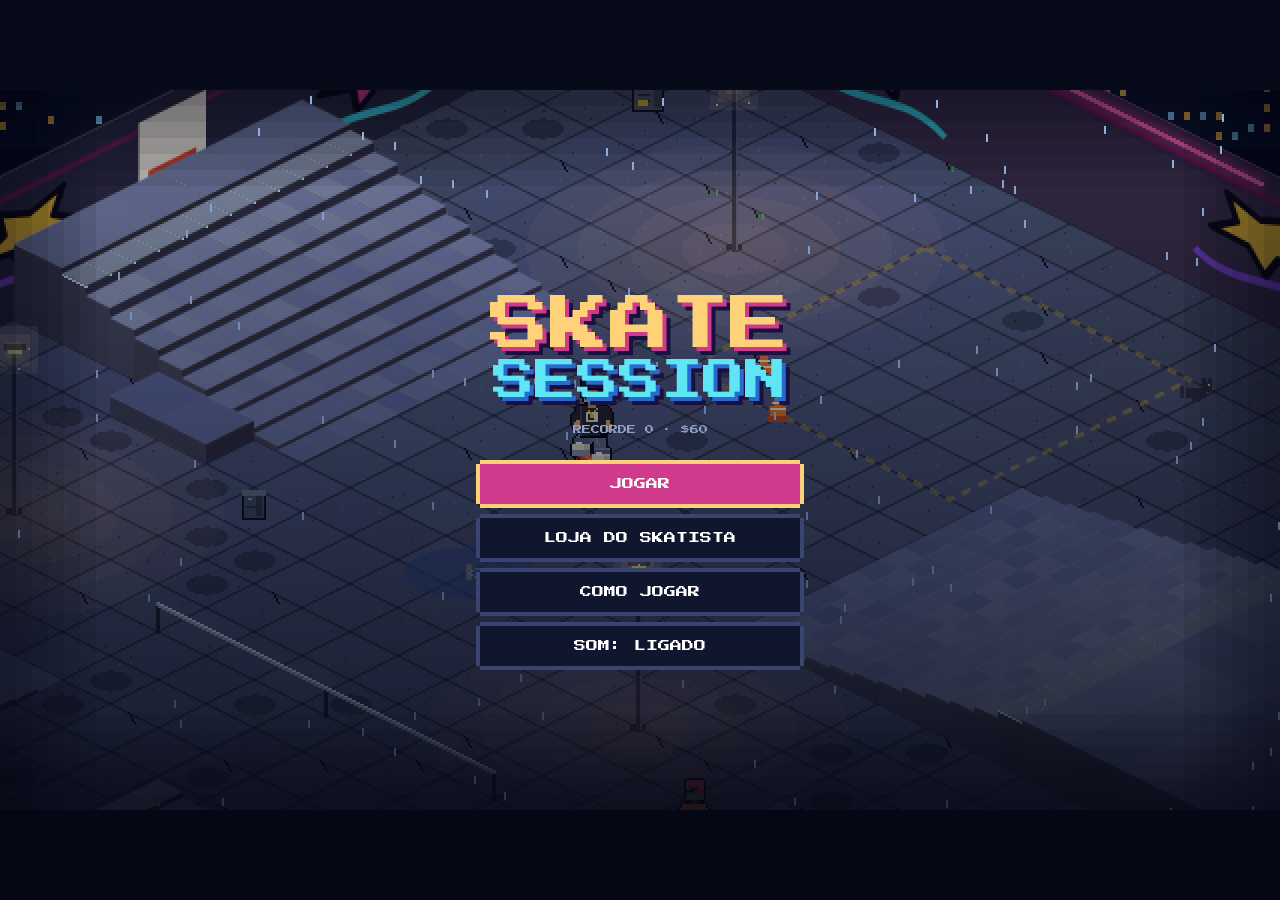
<file: jogos/skate-session/game.html>
<!DOCTYPE html><html lang="pt-BR"><head><meta charset="utf-8"><meta name="viewport" content="width=device-width,initial-scale=1"><title>Skate Session</title>
<link rel="stylesheet" href="https://fonts.googleapis.com/css2?family=Press+Start+2P&display=swap">
<style>
:root{--bg:#070a18;--ink:#d6e6f5;--cy:#37c8d8;--mg:#d03a8c;--pn:#10162e;--ln:#3a4470;--gd:#ffd27a}
*{box-sizing:border-box}
html,body{margin:0;height:100%;background:var(--bg);overflow:hidden;font-family:"Press Start 2P","Courier New",monospace;color:var(--ink)}
#c{position:absolute;inset:0;width:100%;height:100%;object-fit:contain;image-rendering:pixelated}
#hud{position:absolute;left:14px;top:12px;font-size:10px;line-height:2;text-shadow:2px 2px #000;pointer-events:none}
#cb{position:absolute;left:0;right:0;top:12%;text-align:center;font-size:13px;line-height:1.7;color:var(--gd);text-shadow:3px 3px #000;pointer-events:none;min-height:50px;white-space:pre}
#pb{position:absolute;right:18px;top:16px;width:44px;height:44px;padding:0;font-size:14px;color:#fff;z-index:3;display:none}
#bal{position:absolute;left:50%;bottom:14%;width:140px;height:10px;margin-left:-70px;background:#0008;border:2px solid var(--cy);display:none}#bal i{position:absolute;top:0;width:6px;height:6px;background:var(--mg)}
#ov{position:absolute;inset:0;display:flex;align-items:center;justify-content:center;background:rgba(4,6,18,.55);overflow:auto}
#ov.title{background:linear-gradient(rgba(4,6,18,0) 15%,rgba(4,6,18,.85))}
.px{--bc:var(--ln);box-shadow:-4px 0 0 0 var(--bc),4px 0 0 0 var(--bc),0 -4px 0 0 var(--bc),0 4px 0 0 var(--bc)}
.box{text-align:center;padding:20px;margin-top:8vh}
.logo{font-size:min(9vw,60px);color:var(--gd);text-shadow:4px 4px 0 var(--mg),8px 8px 0 #1a1040;line-height:1.1}
.logo.l2{color:#5fe6f5;text-shadow:4px 4px 0 #2a6ad0,8px 8px 0 #1a1040;font-size:min(6.5vw,42px);margin-bottom:6px}
.sub{font-size:9px;color:#8fa0c8;margin:18px 0 26px;line-height:1.8}
button{font:inherit;color:var(--ink);cursor:pointer;border:0;background:var(--pn)}
button:hover,button:focus-visible{--bc:var(--cy);background:#1c2550;outline:0}
.mb{display:block;margin:14px auto;width:min(320px,78vw);font-size:12px;padding:14px 8px;color:#fff}
.mb.p{background:var(--mg);--bc:var(--gd)}.mb.p:hover{background:#e84aa0}
.mb:hover::before,.mb:focus-visible::before{content:"> "}
.panel{width:min(900px,95vw);max-height:94vh;overflow:auto;background:#0b1024f5;padding:20px;--bc:var(--cy);margin:8px}
.ttl{font-size:16px;color:var(--gd);text-shadow:3px 3px #1a1040;margin-bottom:16px}
.shop{display:grid;grid-template-columns:268px 1fr;gap:22px;align-items:start}@media(max-width:720px){.shop{grid-template-columns:1fr}}.sl{text-align:center;margin:4px;padding:14px;background:#0c1230;--bc:#232a55;position:sticky;top:0}.hd{display:flex;justify-content:space-between;align-items:center;gap:12px;margin-bottom:18px}.hd .ttl{margin:0}.mny{font-size:12px;color:#0b1024;background:var(--gd);padding:9px 12px;--bc:#8a6a1c}.it small{display:block;font-size:7px;color:#8fa0c8;margin-top:5px}.it{text-align:left}
#pv{width:240px;height:240px;image-rendering:pixelated;background:repeating-conic-gradient(#1a2048 0 25%,#141a3a 0 50%) 0 0/16px 16px;--bc:var(--ln);box-shadow:0 0 0 4px var(--ln)}
.sm{font-size:8px;padding:9px 6px;margin:10px 4px 0}
.sr{flex:1;min-width:280px}.tabs{display:flex;gap:8px;margin-bottom:14px}
.tab{flex:1;font-size:10px;padding:11px 4px;color:#8fa0c8}.tab.on{background:var(--mg);color:#fff;--bc:var(--gd)}
.items{display:grid;grid-template-columns:repeat(auto-fill,minmax(138px,1fr));gap:14px;margin:16px 4px}
.it{display:flex;align-items:center;gap:8px;font-size:9px;padding:10px;margin:0}.it i{width:14px;height:14px;box-shadow:0 0 0 2px #0008}.it.on{background:#12304a;--bc:var(--cy)}
.det{background:#0c1230;padding:14px;margin:18px 4px 4px;--bc:#232a55}.dt{font-size:11px;color:#5fe6f5;margin-bottom:14px}
.row{display:flex;align-items:center;gap:8px;flex-wrap:wrap;margin:14px 0}.row em{width:84px;font-style:normal;font-size:8px;color:#8fa0c8}
.opt{font-size:8px;padding:10px 9px;margin:4px}.opt.on{background:var(--mg);color:#fff;--bc:var(--gd)}
.sw{width:26px;height:26px;padding:0;margin:4px}.sw.on{--bc:#fff;transform:scale(1.15)}
.row input[type=color]{width:34px;height:26px;padding:0;border:0;background:none;cursor:pointer}
.ft{display:flex;justify-content:space-between;align-items:center;margin-top:18px;font-size:10px;color:var(--gd)}.ft .mb{margin:0;width:200px}
.keys{display:grid;grid-template-columns:auto 1fr;gap:12px 16px;text-align:left;font-size:9px;line-height:1.7;margin:6px 0 10px}
.kc{background:#1c2550;padding:7px 9px;color:#fff;text-align:center;box-shadow:0 3px 0 #0a0e24;white-space:nowrap}
body{--ok:#5aff8a}.opt.lk{color:var(--gd);background:#1a1a2c}.opt.on::before{content:'';}.panel{background:linear-gradient(#0d1330f5,#080c1ef5)}.mny{box-shadow:0 0 12px #ffd27a55}.tab.on{box-shadow:0 0 10px #d03a8c88}.it:hover{transform:translateY(-2px)}.det{box-shadow:inset 0 0 0 1px #37c8d822}
.dlg{position:absolute;left:50%;bottom:6%;transform:translateX(-50%);width:min(580px,94vw);background:#0b1024f2;padding:14px;--bc:var(--cy);z-index:6;display:flex;gap:14px;align-items:flex-start;animation:dl .2s steps(4)}.dlg canvas{width:80px;height:80px;flex:none;background:#141a3a;image-rendering:pixelated}.dn{font-size:11px;color:var(--gd);margin-bottom:10px}.dh{font-size:7px;color:#8fa0c8;margin-top:6px}.dx{min-height:54px;font-size:9px;line-height:1.9;white-space:pre-wrap;margin-bottom:8px}@keyframes dl{from{opacity:0;transform:translate(-50%,12px)}}
@media (prefers-reduced-motion:no-preference){.logo{animation:fl 2.4s steps(2) infinite}@keyframes fl{50%{transform:translateY(-4px)}}}
</style></head><body>
<canvas id="c"></canvas><div id="hud"></div><div id="cb"></div><div id="bal"><i></i></div><button id="pb" class="px" aria-label="Pausar">II</button><div id="ov"></div>
<script>
const W=640,H=360,cv=document.getElementById('c');let g=cv.getContext('2d');cv.width=W;cv.height=H;g.imageSmoothingEnabled=false;
const $=i=>document.getElementById(i),SZ=72,T=24,TH=12,ZU=24,GRAV=12;
const hs=(a,b)=>{const n=Math.sin(a*127.1+b*311.7)*43758.5;return n-Math.floor(n)};
const DEF={skin:'#e0aa82',hair:'#1a1410',hs:0,shirt:'#24242e',ss:3,pants:'#5d6f8e',shoes:'#ece6d8',cap:'#1a1a22',capOn:1,deck:'#c8442c',pat:0,wheels:'#f0d8a0',det:'#e8e0d0',len:0,gl:3,beard:0,pcol:'#ffe070',trucks:'#6a7088',grip:'#17171f',shape:0,glow:0,ac:'#e8b830',acc:1,fx:0,fxc:'#d03a8c',sht:0,ear:0,wt:0,wtc:'#e8b830',stk:0};
let S={money:60,best:0,look:Object.assign({},DEF)};
try{const d=JSON.parse(localStorage.getItem('skate-session-v3')||localStorage.getItem('skate-session-v2'));if(d&&typeof d.money=='number'&&d.look){S.money=d.money;S.best=+d.best||0;S.own=d.own||{};S.mi=+d.mi||0;S.mp=+d.mp||0;S.q=d.q&&typeof d.q=='object'?d.q:{};S.met=d.met&&typeof d.met=='object'?d.met:{};for(const k in DEF){const v=d.look[k];if(typeof v==typeof DEF[k]&&(typeof v!='string'||/^#[0-9a-f]{6}$/i.test(v)))S.look[k]=v}}}catch(e){}
try{if(!localStorage.getItem('skate-session-v3'))S.look=Object.assign({},DEF)}catch(e){}
S.own=S.own||{};S.mi=S.mi||0;S.mp=S.mp||0;S.q=S.q||{};S.met=S.met||{};
const save=()=>{try{localStorage.setItem('skate-session-v3',JSON.stringify(S))}catch(e){}};
// ---------- mundo ----------
const solids=[{x:20,y:6,w:6,d:6,h:1.2},{x:14,y:6,w:6,d:6,h:1.2,r:'+x'},{x:4,y:20,w:4,d:5,h:.9,r:'+y'},{x:12,y:22,w:5,d:4,h:1,r:'-x'},
{x:22,y:20,w:3,d:2,h:.5},{x:3,y:13,w:2,d:.7,h:.45},{x:1,y:7,w:5,d:6,h:1.6,r:'-x'},{x:0,y:7,w:1,d:6,h:1.6},{x:30,y:6,w:5,d:5,h:1.3,r:'+x'},{x:32,y:20,w:8,d:5,h:.7},{x:28,y:20,w:4,d:5,h:.7,r:'+x'},{x:40,y:20,w:4,d:5,h:.7,r:'-x'},{x:6,y:34,w:2,d:5,h:.3},{x:8,y:34,w:2,d:5,h:.6},{x:10,y:34,w:2,d:5,h:.9},{x:12,y:34,w:2,d:5,h:1.2},{x:22,y:36,w:3,d:3,h:.7,r:'+y'},{x:17,y:33,w:8,d:.9,h:.5},{x:38,y:2,w:3,d:4,h:.8,r:'-y'},{x:22,y:42,w:6,d:1,h:.45},{x:41,y:34,w:3,d:6,h:1,r:'-x'},
{x:48,y:6,w:6,d:6,h:1.4,r:'+x'},{x:54,y:6,w:6,d:6,h:1.4,r:'-x'},{x:63,y:4,w:4,d:6,h:.9,r:'+y'},{x:63,y:10,w:4,d:3,h:.9},{x:63,y:13,w:4,d:5,h:.9,r:'-y'},
{x:48,y:22,w:2,d:5,h:.3},{x:50,y:22,w:2,d:5,h:.6},{x:52,y:22,w:2,d:5,h:.9},{x:54,y:22,w:2,d:5,h:1.2},{x:56,y:22,w:5,d:5,h:1.2},{x:61,y:22,w:4,d:5,h:1.2,r:'-x'},
{x:67,y:30,w:5,d:8,h:1.6,r:'+x'},{x:46,y:34,w:8,d:3,h:.5},{x:57,y:35,w:3,d:4,h:.9,r:'+y'},
{x:4,y:50,w:6,d:6,h:1.2,r:'+y'},{x:4,y:56,w:6,d:6,h:1.2,r:'-y'},{x:14,y:50,w:8,d:2,h:.45},{x:26,y:50,w:8,d:2,h:.7},
{x:30,y:58,w:5,d:5,h:1.4,r:'+x'},{x:35,y:58,w:5,d:5,h:1.4,r:'-x'},{x:12,y:62,w:10,d:2,h:.8},{x:2,y:65,w:6,d:4,h:.9,r:'+y'},{x:20,y:55,w:4,d:3,h:.5},
{x:46,y:46,w:6,d:2,h:.5},{x:56,y:46,w:4,d:6,h:1,r:'-y'},{x:44,y:55,w:4,d:4,h:.9,r:'+x'},{x:62,y:58,w:4,d:6,h:1.3,r:'+x'},{x:66,y:58,w:4,d:6,h:1.3,r:'-x'},{x:50,y:67,w:8,d:2,h:.6},{x:60,y:67,w:6,d:3,h:.9,r:'+y'}];
const lamps=[[6,4],[24,4],[4,17],[15,15],[16,27],[27,24],[36,5],[40,14],[4,30],[22,32],[42,29],[6,43],[30,42],[42,42],[33,26.5],[26.5,33],[46,4],[56,4],[68,6],[46,14],[56,19],[66,22],[48,30],[66,34],[52,40],[68,43],[3,46],[12,48],[24,47],[38,47],[3,62],[22,58],[40,62],[10,70],[30,70],[42,68],[28,54],[48,48],[68,48],[48,66],[68,70],[58,48],[56,70],[44,52]],rails=[{a:[8,18],b:[15,18],h:.6},{a:[27,10],b:[27,17],h:.55},{a:[18,30],b:[26,30],h:.6},{a:[36,12],b:[36,18],h:.55},{a:[3,36],b:[3,42],h:.6},{a:[14,38],b:[22,40],h:.6},{a:[50,17],b:[58,17],h:.6},{a:[46,29],b:[55,29],h:.6},{a:[60,30],b:[66,30],h:.6},{a:[63,40],b:[63,46],h:.6},{a:[12,46],b:[12,56],h:.6},{a:[24,66],b:[34,66],h:.6},{a:[16,69],b:[24,69],h:.55},{a:[40,50],b:[40,56],h:.6},{a:[44,62],b:[44,68],h:.6},{a:[50,70.5],b:[58,70.5],h:.6}];
rails.forEach(r=>r.len=Math.hypot(r.b[0]-r.a[0],r.b[1]-r.a[1]));
const trees=[[2,27],[28,28],[27,2.5],[42,4],[2,42],[43,31],[18,43],[38,43],[43,18],[70,2],[45,19],[70,24],[46,43],[2,48],[43,49],[2,70],[43,70],[26,69],[45,47],[70,46],[45,70],[70,70]],puddle=[10,13.5],props=[[6.6,14.6,'can'],[21.5,13.6,'can'],[9,6.4,'cone'],[10,7.1,'cone'],[24,17,'cone'],[2.2,2,'box'],[38,12,'bench'],[20,40,'crate'],[26,26,'barrel'],[12,30,'hydrant'],[30,38,'cone'],[28,40,'cone'],[4,24,'can'],[40,8,'cone'],[39,40,'barrel'],[41,41,'crate'],[14,26,'cone'],[33,26.5,'can'],[34,3,'hydrant'],[50,5,'cone'],[51,5.7,'cone'],[62,20,'can'],[45,31,'crate'],[55,38,'barrel'],[64,28,'bench'],[69,10,'hydrant'],[49,40,'cone'],[66,2.5,'box'],[60,44,'can'],[8,48,'cone'],[9,48.7,'cone'],[24,53,'can'],[38,54,'barrel'],[16,58,'bench'],[44,58,'hydrant'],[28,62,'crate'],[6,64,'can'],[20,66,'cone'],[36,67,'cone'],[2,52,'box'],[47,52,'cone'],[48,52.7,'cone'],[54,68,'crate'],[46,64,'bench'],[62,47,'barrel']];
function oh(o,x,y){if(x<o.x||x>=o.x+o.w||y<o.y||y>=o.y+o.d)return 0;if(!o.r)return o.h;
const u=o.r=='+x'?(x-o.x)/o.w:o.r=='-x'?1-(x-o.x)/o.w:o.r=='+y'?(y-o.y)/o.d:1-(y-o.y)/o.d;return o.h*(u*u*.4+u*.6)}
function hf(x,y){let m=0;for(const o of solids){const h=oh(o,x,y);if(h>m)m=h}return m+bh(x,y)}
const BW={x:33,y:33,R:6,D:1.6},bh=(x,y)=>{const r=Math.hypot(x-BW.x,y-BW.y);return r>=BW.R?0:-BW.D*(1-Math.pow(r/BW.R,3.4))};
[[lamps,16],[trees,9],[props,19]].forEach(([a,n])=>{for(let i=a.length-1;i>=n;i--)if(Math.abs(hf(a[i][0],a[i][1]))>.03)a.splice(i,1)});
function lit(x,y){let s=0;for(const l of lamps)s+=1/(1+((x-l[0])**2+(y-l[1])**2)*.07);return Math.min(1,s)}
const tunnels=[],gaps=[],pads=[],coins=[],inT=(x,y)=>tunnels.some(u=>x>u.x&&x<u.x+u.w&&y>u.y&&y<u.y+u.d);
function fr(x,y,w,d,m){for(let a=x-m;a<=x+w+m;a+=.7)for(let b=y-m;b<=y+d+m;b+=.7){if(a<2||b<2||a>SZ-3||b>SZ-3||Math.abs(hf(a,b))>.03||Math.hypot(a-puddle[0],b-puddle[1])<3)return 0;for(const o of lamps.concat(trees,props))if(Math.hypot(o[0]-a,o[1]-b)<1.2)return 0;for(const q of rails)if(a>Math.min(q.a[0],q.b[0])-1&&a<Math.max(q.a[0],q.b[0])+1&&b>Math.min(q.a[1],q.b[1])-1&&b<Math.max(q.a[1],q.b[1])+1)return 0}return 1}
function fnd(w,d,m,sd){for(let t=0;t<5000;t++){const x=3+hs(t,41+(sd||0))*(SZ-w-7),y=3+hs(t,43+(sd||0))*(SZ-d-7);if(fr(x|0,y|0,w,d,m))return[x|0,y|0]}return null}
for(let i=0;i<3;i++){const X=i!=1,pp=fnd(X?14:4,X?4:14,.4,10+i);if(!pp)continue;const[x,y]=pp;if(X){solids.push({x,y,w:4,d:4,h:1,r:'+x'},{x:x+6.5,y,w:3,d:4,h:.9},{x:x+9.5,y,w:4,d:4,h:.9,r:'-x'});gaps.push({A:[x,y,x+4,y+4],B:[x+6.5,y,x+14,y+4]})}else{solids.push({x,y,w:4,d:4,h:1,r:'+y'},{x,y:y+6.5,w:4,d:3,h:.9},{x,y:y+9.5,w:4,d:4,h:.9,r:'-y'});gaps.push({A:[x,y,x+4,y+4],B:[x,y+6.5,x+4,y+14]})}}
for(let i=0;i<3;i++){const X=i%2==0,L=8,pp=fnd(X?L:4,X?4:L,.6,i);if(!pp)continue;const[x,y]=pp;if(X){solids.push({x,y,w:L,d:1,h:1.5},{x,y:y+3,w:L,d:1,h:1.5})}else solids.push({x,y,w:1,d:L,h:1.5},{x:x+3,y,w:1,d:L,h:1.5});tunnels.push({x,y,w:X?L:4,d:X?4:L,ax:X?'x':'y'})}
for(let i=0;i<4;i++){const pp=fnd(8,3,.3,20+i);if(!pp)break;rails.push({a:[pp[0]+1,pp[1]+1.5],b:[pp[0]+7,pp[1]+1.5],h:.55,len:6,k:1})}
for(let i=0;i<7;i++){const pp=fnd(2,2,.5,30+i);if(!pp)break;const d=[[1,0],[0,1],[-1,0],[0,-1]][(hs(i,5)*4)|0];pads.push({x:pp[0]+1,y:pp[1]+1,dx:d[0],dy:d[1]})}
for(let i=0;i<40;i++){const pp=fnd(1,1,.2,50+i);if(pp)coins.push({x:pp[0]+.5,y:pp[1]+.5,z:hf(pp[0]+.5,pp[1]+.5)+.45,t:0})}
for(const q of rails)if(q.k)for(const u of[.2,.5,.8])coins.push({x:q.a[0]+(q.b[0]-q.a[0])*u,y:q.a[1]+(q.b[1]-q.a[1])*u,z:q.h+.6,t:0});
const cells=[];
for(const o of solids){const r=o.r?.5:1;for(let cx=o.x;cx<o.x+o.w-1e-6;cx+=r)for(let cy=o.y;cy<o.y+o.d-1e-6;cy+=r){
const h=oh(o,cx+r/2,cy+r/2),L=lit(cx,cy),v=hs(cx,cy)*5+((cx*2+cy*2)%2?2:0),b=o.r?30:26;
cells.push({x:cx,y:cy,w:r,d:r,h,cop:o.r&&h>o.h*.93,k:cx+cy+r,t:`hsl(228,${12+L*14}%,${b+h*9+v+L*20}%)`,l:`hsl(235,14%,${16+L*14+v/2}%)`,rr:`hsl(250,16%,${11+L*10+v/2}%)`})}}
const ground=[];for(let x=0;x<SZ;x++)for(let y=0;y<SZ;y++){const L=lit(x+.5,y+.5);ground.push({x,y,c:`hsl(${224+hs(x,y)*6},${9+L*14}%,${15+hs(y,x)*4+L*24}%)`,crack:hs(x+9,y)>.86,st:hs(x+3,y+7)>.9,plant:hs(x,y+4)>.93})}
const MS=[['Faça 5 manobras','trick',5,40],['Dê 3 grinds','grind',3,50],['Salte no buraco 2x','bowl',2,60],['Combo de 600 pts','combo',600,80],['Ande deitado 60m','lie',60,50],['Ganhe 2 desafios (E)','win',2,100],['Faça 15 manobras','trick',15,120],['Combo de 1500 pts','combo',1500,200]];
function prog(k,n=1){qp(k,n);const m=MS[S.mi%MS.length];if(m[1]!=k)return;S.mp=k=='combo'?Math.max(S.mp,n):S.mp+n;if(S.mp>=m[2]){S.money+=m[3];say('MISSÃO! +$'+m[3]);sfx(800,.3,.06,400);S.mi++;S.mp=0}if(k!='lie')save()}
let CH=null,mT=0,mS=0;
function chal(){const P=pl;if(paused||CH)return;let b=null,bd=3;for(const n of npcs){const d=Math.hypot(n.x-P.x,n.y-P.y);if(d<bd){bd=d;b=n}}if(!b)return say('Chegue perto de um skatista e aperte E');CH={n:b,t:20,goal:150+ri(5)*100,pts:0};say('DESAFIO! '+CH.goal+' pts em 20s')}
const MM=document.createElement('canvas');MM.width=MM.height=SZ*2;{const m=MM.getContext('2d');m.fillStyle='#10162e';m.fillRect(0,0,SZ*2,SZ*2);for(let x=0;x<SZ;x++)for(let y=0;y<SZ;y++){const h=hf(x+.5,y+.5);if(h>.05){m.fillStyle=h>1?'#6a7aa0':'#3a4470';m.fillRect(x*2,y*2,2,2)}else if(h<-.1){m.fillStyle='#050714';m.fillRect(x*2,y*2,2,2)}}m.fillStyle='#9fb4c8';for(const r of rails)for(let u=0;u<=1;u+=.05)m.fillRect((r.a[0]+(r.b[0]-r.a[0])*u)*2,(r.a[1]+(r.b[1]-r.a[1])*u)*2,1,1)}
function music(){if(!AC||!snd||paused||AC.currentTime<mT)return;const t=AC.currentTime,N=[0,3,7,10,12,10,7,3],B=[0,0,5,5,7,7,3,3],i=mS++%32,f=n=>110*Math.pow(2,n/12);mT=t+.2;const o=AC.createOscillator(),gn=AC.createGain();o.type='square';o.frequency.value=f(24+N[i%8]+B[(i>>2)%8]);gn.gain.setValueAtTime(.012,t);gn.gain.exponentialRampToValueAtTime(.001,t+.18);o.connect(gn).connect(AC.destination);o.start(t);o.stop(t+.2);if(i%4==0){const b=AC.createOscillator(),g2=AC.createGain();b.type='triangle';b.frequency.value=f(B[(i>>2)%8]);g2.gain.setValueAtTime(.05,t);g2.gain.exponentialRampToValueAtTime(.001,t+.7);b.connect(g2).connect(AC.destination);b.start(t);b.stop(t+.7)}}
// ---------- estado ----------
const K={},act={};let paused=true,time=0,cam={x:0,y:0},parts=[],msg='',msgT=0,AC=null,roll=null,grindN=null;
const pl={x:9,y:10,z:0,vx:0,vy:0,vz:0,hd:0,st:'ride',trick:null,pend:0,cc:0,comboT:0,hist:{},fall:0,maxH:0,lastLand:-9,slopeVz:0,bal:0};
let B=null;const lastD={};
const NS=o=>Object.assign({skin:'#d9a07a',hair:'#1a1410',hs:0,pants:'#4a5a7a',shoes:'#ece6d8',ss:0,cap:null,ct:0,det:'#e8e0d0',len:0,gl:0,beard:0,ac:'#e8b830',acc:0,shirt:'#222230',deck:'#c8442c',pat:0,wheels:'#f0d8a0',pcol:'#ffe070',trucks:'#6a7088',grip:'#17171f',shape:0,glow:0},o);
const NP=['#e8e0d0','#222230','#d03a8c','#c8442c','#e8b830','#3a9a5a','#2fb7c9','#2a6ad0','#7a45d0','#a8905a','#f2f2f2','#ff7a3a','#8a2a2a','#6a7a9a'],NSK=['#f1c9a5','#e0aa82','#c68a60','#a56a45','#7a4a30','#4a2c1c'],NHR=['#14100c','#2a1a14','#6a3a1c','#c8a040','#d03a8c','#2fb7c9','#e8e0d0','#7a2a2a','#7a45d0'],NMT=['#6a7088','#c8ccd8','#e8b830','#222230','#c8442c'];
let rs=20261024;const rng=()=>(rs=(rs*1664525+1013904223)>>>0)/4294967296,ri=n=>(rng()*n)|0,rp=a=>a[ri(a.length)];
const NK=['skin','hair','hs','shirt','ss','pants','len','shoes','cap','ct','gl','beard','acc','ac','fx','deck','pat','pcol','shape','wheels','glow','sht'],used=[];
function rl(cr){const ct=rng()<.5?0:1+ri(5);return NS({skin:rp(NSK),hair:rp(NHR),hs:ri(9),shirt:cr&&rng()<.6?cr:rp(NP),det:rp(NP),ss:ri(7),pants:rp(NP),len:ri(4),shoes:rp(NP),cap:ct?(cr&&rng()<.5?cr:rp(NP)):null,ct,gl:rng()<.5?0:1+ri(5),beard:rng()<.6?0:1+ri(3),acc:rng()<.45?0:1+ri(6),ac:rp(NP),fx:rng()<.6?0:1+ri(4),fxc:rp(NP),sht:ri(2),deck:rp(NP),pat:ri(6),pcol:rp(NP),shape:ri(6),wheels:rp(NP),trucks:rp(NMT),glow:rng()<.85?0:1+ri(5)})}
function uq(cr){let L;for(let t=0;t<300;t++){L=rl(cr);if(used.every(u=>NK.filter(k=>u[k]!==L[k]).length>=8))break}used.push(L);return L}
const clr=(x,y,r)=>{if(x<2||y<2||x>SZ-2||y>SZ-2||Math.abs(hf(x,y))>.03||Math.hypot(x-puddle[0],y-puddle[1])<2.5)return false;for(const o of lamps.concat(trees,props))if(Math.hypot(o[0]-x,o[1]-y)<r)return false;for(const q of rails){const ex=q.b[0]-q.a[0],ey=q.b[1]-q.a[1],t=Math.max(0,Math.min(1,((x-q.a[0])*ex+(y-q.a[1])*ey)/(q.len*q.len)));if(Math.hypot(q.a[0]+ex*t-x,q.a[1]+ey*t-y)<r)return false}return true};
function lane(g0,len,wd){for(let t=0;t<800;t++){const ax=rng()<.5?'x':'y',X=ax=='x',a=(X?g0[0]:g0[1])+rng()*Math.max(1,(X?g0[2]-g0[0]:g0[3]-g0[1])-len),c=(X?g0[1]:g0[0])+rng()*(X?g0[3]-g0[1]:g0[2]-g0[0]);let ok=1;for(let u=0;u<=len&&ok;u+=.6)for(const w of[-wd,0,wd])if(!clr(X?a+u:c+w,X?c+w:a+u,.9)){ok=0;break}if(ok)return{ax,a,b:a+len,c}}}
function spot(g0){for(let t=0;t<800;t++){const x=g0[0]+rng()*(g0[2]-g0[0]),y=g0[1]+rng()*(g0[3]-g0[1]);let ok=clr(x,y,1.2);for(let k=0;k<8&&ok;k++)ok=clr(x+Math.cos(k*.785)*1.6,y+Math.sin(k*.785)*1.6,.8);if(ok)return[x,y]}}
const npcs=[];
function npcUpd(n,tm){if(n.a!=null){const dt=n.lt==null?0:Math.min(.1,tm-n.lt);n.lt=tm;n.mv=!n.hold&&Math.sin(tm*.2+n.ph*40)>-.3;if(n.mv)n.cl=(n.cl||0)+dt;const L2=n.b-n.a,ph=(((n.cl*n.sp+n.off)/L2)%2+2)%2;n[n.ax]=n.a+L2*(ph<1?ph:2-ph);n.d=ph<1?1:-1;n[n.ax=='x'?'y':'x']=n.c+Math.sin(tm*1.1+n.off)*n.wb}const hu=(tm*.22+n.ph*7)%1;n.hz=n.a!=null&&n.mv&&hu<.09?Math.sin(hu/.09*Math.PI)*.5:0;n.z=hf(n.x,n.y)+n.hz}
const mkN=(o,L)=>{const n=Object.assign({bd:1,L,d:1,hz:0,x:0,y:0},o);npcUpd(n,0);npcs.push(n)};
function gang(g0){const ln=lane(g0,12+ri(6),1.3);if(!ln)return;const cnt=3+ri(3),cr=rp(NP),sp=1.7+rng()*1.3,o0=rng()*20;for(let i=0;i<cnt;i++)mkN({ax:ln.ax,a:ln.a,b:ln.b,c:ln.c+(i?(i%2?.9:-.9):0),sp,off:o0+i*1.7,wb:.15,ph:rng()},uq(cr))}
function solo(g0){const ln=lane(g0,9+ri(8),.7);if(ln)mkN({ax:ln.ax,a:ln.a,b:ln.b,c:ln.c,sp:2+rng()*2.4,off:rng()*30,wb:0,ph:rng()},uq(null))}
function crew(g0){const sp=spot(g0);if(!sp)return;const cnt=3+ri(3),cr=rp(NP);for(let i=0;i<cnt;i++){const an=i/cnt*6.283+rng()*.3,x=sp[0]+Math.cos(an)*1.3,y=sp[1]+Math.sin(an)*1.3;mkN({x,y,hd:Math.atan2(sp[1]-y,sp[0]-x),ph:rng(),kind:'stand',bd:0,can:ri(2),sk2:ri(2),off:rng()*30},uq(cr))}}
[[3,3,30,30],[44,3,70,44],[3,44,44,70],[44,44,70,70],[22,28,44,44]].forEach((r,i)=>{gang(r);solo(r);crew(r);if(i%2==0){gang(r);solo(r)}if(i==1||i==2)gang(r)});
const BLKX=1;
function dropB(L){board(B.x,B.y,B.z+.1,B.rot,B.rot*2,L,false)}
function drawNpc(n){const near=Math.hypot(n.x-pl.x,n.y-pl.y)<9&&time-pl.lastLand<.8,mv=n.a!=null&&!n.hold,hd=n.hold?n.hd:(mv?(n.ax=='y'?(n.d>0?1.57:-1.57):(n.d>0?0:Math.PI)):(n.hd||0)),fp=pj(n.x,n.y,n.z),fc=Math.cos(hd)-Math.sin(hd)>=0?1:-1,k=n.kind,L=n.L;if(fp[0]<-60||fp[0]>W+60||fp[1]<-30||fp[1]>H+130)return;
const dr=n.can&&Math.sin(time*.7+n.off)>.75,tkn=!mv&&Math.sin(time*5+n.off)>.5;
sprite(fp[0],fp[1],()=>{if(n.bd)board(n.x,n.y,n.z+.08,hd,n.hz>.05?time*25:0,L,true);else if(k=='sit')board(n.x+.5,n.y+.2,n.z+.08,-.5,0,L,false);else if(n.sk2)board(n.x+.5,n.y-.4,n.z+.08,.6,0,L,false);
figure(n.x,n.y,n.z+(n.bd?.17:0),L.shirt,{L,hd,face:fc,sit:k=='sit'?1:0,cr:n.bd?1.8+Math.sin(time*3+n.x):0,push:mv&&n.mv?Math.max(0,Math.sin(time*2.4+n.off))*.9:0,dy:near?-Math.abs(Math.round(Math.sin(time*14)*3)):(tkn?-1:(n.bd?0:Math.round(Math.sin(time*2+n.x)))),arms:near?3:Math.sin(time*(n.bd?3:2+n.x*.1))*(n.bd?1.2:1)});
if(n.can){const x=fp[0]+fc*7,y=fp[1]-(k=='sit'?10:16)-(dr?14:0);rect(x-3,y-1,6,8,'#10101a');rect(x-2,y,4,6,'#d03a3a');rect(x-2,y,4,1,'#cfd6e4');rect(x-1,y+2,2,1,'#f2f2f2')}})}
function sitters(){props.filter(p=>p[2]=='bench').forEach((b,i)=>{if(i%3==2)return;for(const s of[1,-1]){const L=uq(null);mkN({x:b[0]+s*.22,y:b[1]-s*.22,hd:s>0?Math.PI:0,kind:'sit',bd:0,can:ri(3)>0?1:0,off:rng()*30,ph:rng()},L)}})}
[[3,3,30,30],[44,3,70,44],[3,44,44,70],[44,44,70,70],[22,28,44,44]].forEach((r,i)=>{solo(r);if(i%2)solo(r)});sitters();
// ---------- missões por NPC ----------
const QD=[['q_trick','Acerte 3 manobras','trick',3,60,'Salve, mano. Hoje o pico tá bom demais. Manda 3 manobras e me mostra.'],['q_grind','Faça 2 grinds','grind',2,80,'Tá vendo aqueles corrimãos? Quero ver tu mandar dois grinds e sair de boa.'],['q_combo','Combo de 500 pts','combo',500,120,'Caraca, essa linha ficou maneira. Tenta um combo de 500 pontos sem cair.'],['q_bowl','Salte na piscina 2x','bowl',2,70,'Aquela piscina no meio ali... bora ver dois saltos?'],['q_man','Manual por 8s','manual',8,90,'Tô tentando acertar um manual. Segura somando 8 segundos, consegue?'],['q_gap','Pule um gap (vão)','gap',1,140,'Já viu o vão entre as plataformas? Voa por cima e cai do outro lado.'],['q_tun','Passe 2x por um túnel','tunnel',2,100,'Tem uns túneis no pico. Entra a toda e sai do outro lado.'],['q_trick2','Acerte 10 manobras','trick',10,150,'Essa sessão tá boa. Faz 10 manobras e eu te pago.']],NMS=['Zeca','Duda','Lia','Biel','Tati','Rafa','Nina','Kadu','Mari','Téo','Pri','Dani'],TL=['Hoje o pico tá bom demais.','Tô só descansando, já volto pra pista.','Aquele corrimão ali é osso, tá ligado?','Tenta encaixar mais uma manobra antes de aterrissar.','Tá vendo aquela piscina? Nunca encaixei um salto ali.'];
let dlgO=0,qi=0;
npcs.forEach((n,i)=>{n.nm=NMS[i%NMS.length];n.id=i;if(i%6==1){n.role='q';n.qi=qi++%QD.length}else if(i%6==4)n.role='ch';else n.role='talk'});
function qp(k,n){for(const d of QD){const s=S.q[d[0]];if(!s||s.s!='a'||d[2]!=k)continue;s.p=k=='combo'?Math.max(s.p,n):s.p+n;if(s.p>=d[3]){s.s='d';S.money+=d[4];say('MISSÃO CUMPRIDA! +$'+d[4]);msgT=3;spawn(14,pl.x,pl.y,pl.z,'#ffd27a',5);sfx(800,.3,.06,400);save()}}}
function qh(){let o='';for(const d of QD){const s=S.q[d[0]];if(s&&s.s=='a')o+='<br>'+d[1]+' ('+Math.floor(s.p)+'/'+d[3]+')'}return o}
function portrait(n,c){const sv=g,sc=cam;g=c.getContext('2d');cam={x:0,y:0};g.imageSmoothingEnabled=false;g.clearRect(0,0,80,80);g.save();g.translate(40,76);g.scale(1.2,1.2);g.translate(-W/2,-H/2);const a=pj(0,0,0);sprite(a[0],a[1],()=>figure(0,0,.17,n.L.shirt,{L:n.L,hd:0,face:1,cr:.8}));g.restore();g=sv;cam=sc}
function talk(){if(paused||dlgO||pl.st=='fall')return;let b=null,bd=3;for(const n of npcs){if(!n.role)continue;const d=Math.hypot(n.x-pl.x,n.y-pl.y);if(d<bd){bd=d;b=n}}if(b)openD(b)}

function roof(o){const ins=o.x-.3<pl.x&&pl.x<o.x+o.w+.3&&o.y-.3<pl.y&&pl.y<o.y+o.d+.3,H0=1.5,a=pj(o.x,o.y,H0+.3),b=pj(o.x+o.w,o.y,H0+.3),c=pj(o.x+o.w,o.y+o.d,H0+.3),d=pj(o.x,o.y+o.d,H0+.3);g.globalAlpha=ins||pl.z>1.1?.25:.85;poly([d,c,pj(o.x+o.w,o.y+o.d,H0),pj(o.x,o.y+o.d,H0)],'#2a3048');poly([c,b,pj(o.x+o.w,o.y,H0),pj(o.x+o.w,o.y+o.d,H0)],'#1e2338');poly([a,b,c,d],'#465070');g.globalAlpha=1;line(a,b,'#9fb4d8');line(a,d,'#9fb4d8');line(d,c,'#9fb4d8');line(b,c,'#9fb4d8');
const e=o.ax=='x'?[[o.x,o.y+1],[o.x,o.y+3],[o.x+o.w,o.y+1],[o.x+o.w,o.y+3]]:[[o.x+1,o.y],[o.x+3,o.y],[o.x+1,o.y+o.d],[o.x+3,o.y+o.d]];g.save();g.globalAlpha=.6+.3*Math.sin(time*3);for(let k=0;k<4;k+=2){for(const j of[k,k+1])line(pj(e[j][0],e[j][1],0),pj(e[j][0],e[j][1],1.5),'#37c8d8',2);line(pj(e[k][0],e[k][1],1.5),pj(e[k+1][0],e[k+1][1],1.5),'#37c8d8',2)}g.restore()}
function padD(p,t){const f=(u,v)=>pj(p.x+p.dx*u-p.dy*v,p.y+p.dy*u+p.dx*v,.02);poly([f(-1,-1),f(1,-1),f(1,1),f(-1,1)],'rgba(30,150,200,.28)');g.globalAlpha=.6+.4*Math.sin(t*6);for(let k=0;k<3;k++){const u=(((t*1.1+k/3)%1)*2-1)*.8;line(f(u-.3,-.5),f(u+.1,0),'#5fe6f5',2);line(f(u+.1,0),f(u-.3,.5),'#5fe6f5',2)}g.globalAlpha=1}
function coinD(c,t){const p=pj(c.x,c.y,c.z+Math.sin(t*3+c.x)*.08),sh2=pj(c.x,c.y,hf(c.x,c.y)),w=Math.round(Math.abs(Math.cos(t*4+c.x*2))*4+1);ell(sh2[0],sh2[1],5,2,'rgba(5,6,20,.4)');rect(p[0]-w-1,p[1]-13,w*2+2,11,'#10101a');rect(p[0]-w,p[1]-12,w*2,9,'#ffd27a');rect(p[0]-w+1,p[1]-11,Math.max(1,w*2-2),3,'#fff0b0');if(w>3)rect(p[0]-1,p[1]-9,2,4,'#c8962a')}
function react(pts){if(pts<250)return;for(const n of npcs)if(!n.hold&&Math.hypot(n.x-pl.x,n.y-pl.y)<9&&Math.random()<.55){n.em=['Mandou!','Aí sim!','Caraca!','Boa!','Que isso!','Brabo!'][(Math.random()*6)|0];n.emT=1.8}}
const rp2=a=>a[(Math.random()*a.length)|0],CH2=['Hoje o pico tá bom demais.','Tô só descansando, já volto pra pista.','Caraca, essa linha que tu fez ficou maneira.','Tenta encaixar mais uma manobra antes de aterrissar.','Esse spot à noite é outra vibe, né?'],TIPS=['Tem túnel no pico. Entra a toda velocidade que a vibe é outra.','Pega as moedas douradas, rende uma grana no fim do dia.','Aquelas setas azuis no chão dão um turbo. Usa antes de uma rampa.','Já viu o vão entre as plataformas? Se encaixar o gap, rende pontos.','Corrimão curto é osso, mas dá pra sair de boa equilibrando com A e D.','A piscina no meio é boa pra aéreo. Pega velocidade antes.'];
let dT=null,dAdv=null;
function closeD(){const d=$('dlg');if(d)d.remove();clearInterval(dT);dAdv=null;dlgO=0;npcs.forEach(n=>n.hold=0)}
function openD(n){dlgO=1;n.hold=1;n.hd=Math.atan2(pl.y-n.y,pl.x-n.x);for(const k in K)K[k]=false;act.jump=act.k=act.slide=false;const q=n.role=='q'?QD[n.qi]:null,s=q?S.q[q[0]]:null,first=!S.met[n.id];S.met[n.id]=1;let pg,bt,tag='PAPO',pi=0,ty=0;
const chat=()=>[S.best>1200?'Vi teu recorde de '+S.best+'. Tá voando, hein!':rp2(CH2),rp2(TIPS)],hi=a=>first?['E aí! Eu sou o '+n.nm+'. Nunca te vi por aqui.'].concat(a):a;
if(q){tag='MISSÃO';if(!s){pg=hi([q[5],'Missão: '+q[1]+'\nRecompensa: $'+q[4]+'. Topa?']);bt=[['ACEITAR',()=>{S.q[q[0]]={s:'a',p:0};save();sfx(600,.15,.06,300);say('Missão aceita: '+q[1]);closeD()}],['RECUSAR',()=>{closeD();say('Fica pra próxima, então.')}]]}else if(s.s=='a'){pg=['E aí, como tá a missão?','Falta pouco: '+q[1]+' ('+Math.floor(s.p)+'/'+q[3]+'). Bora!'];bt=[['BELEZA',closeD]]}else{pg=['Mandou bem demais, valeu! Aquela missão já era.',rp2(TIPS)];bt=[['FECHAR',closeD]]}}
else if(n.role=='ch'){tag='DESAFIO';pg=hi(['Bora um desafio? Faz uns pontos em 20 segundos e eu te pago.']);bt=[['ACEITAR DESAFIO',()=>{closeD();chal()}],['DEPOIS',closeD]]}
else{pg=hi(chat());bt=[['OUTRA CONVERSA',()=>{pg=chat();pi=0;go()}],['VALEU',closeD]]}
const d=mk('div','dlg px');d.id='dlg';const pc=mk('canvas');pc.width=pc.height=80;d.appendChild(pc);const r=mk('div'),tx=mk('div','dx'),bw=mk('div');r.appendChild(mk('div','dn',n.nm.toUpperCase()+'  ['+tag+']'));r.appendChild(tx);r.appendChild(bw);d.appendChild(r);document.body.appendChild(d);portrait(n,pc);
const fin=()=>{ty=0;clearInterval(dT);tx.textContent=pg[pi];bw.innerHTML='';if(pi>=pg.length-1)bt.forEach(([t,f])=>bw.appendChild(mk('button','sm px',t,f)));else bw.appendChild(mk('div','dh','▶ E'))};
const go=()=>{clearInterval(dT);let i=0;ty=1;bw.innerHTML='';tx.textContent='';dT=setInterval(()=>{i++;tx.textContent=pg[pi].slice(0,i);if(i%3==0)sfx(380+(i%5)*30,.03,.012,0);if(i>=pg[pi].length)fin()},24)};
dAdv=()=>{if(ty)fin();else if(pi<pg.length-1){pi++;go()}else if(bt.length==1)bt[0][1]()};d.onclick=e=>{if(e.target.tagName!='BUTTON')dAdv()};go()}

// ---------- audio ----------
function ac(){if(AC)return;try{AC=new(window.AudioContext||window.webkitAudioContext)();const n=AC.createBuffer(1,AC.sampleRate,AC.sampleRate),d=n.getChannelData(0);for(let i=0;i<d.length;i++)d[i]=Math.random()*2-1;
const mk=(f,t)=>{const s=AC.createBufferSource();s.buffer=n;s.loop=true;const fl=AC.createBiquadFilter();fl.type=t;fl.frequency.value=f;const gn=AC.createGain();gn.gain.value=0;s.connect(fl).connect(gn).connect(AC.destination);s.start();return gn};
roll=mk(500,'lowpass');grindN=mk(3000,'highpass');AC.nb=n}catch(e){AC=null}}
function sfx(f,d,v=.06,sl=-200){if(!AC)return;const o=AC.createOscillator(),gn=AC.createGain(),t=AC.currentTime;o.type='triangle';o.frequency.setValueAtTime(f,t);o.frequency.exponentialRampToValueAtTime(Math.max(40,f+sl),t+d);gn.gain.setValueAtTime(v,t);gn.gain.exponentialRampToValueAtTime(.001,t+d);o.connect(gn).connect(AC.destination);o.start();o.stop(t+d)}
// ---------- física ----------
function spawn(n,x,y,z,c,sp){for(let i=0;i<n&&parts.length<120;i++)parts.push({x,y,z:z||hf(x,y),vx:(Math.random()-.5)*sp,vy:(Math.random()-.5)*sp,vz:Math.random()*sp*.6,l:.5,c})}
function say(t){msg=t;msgT=1.6}
function bank(){const m=Math.floor(pl.pend/10);if(m>0){S.money+=m;S.best=Math.max(S.best,pl.pend);say('Combo +$'+m);save()}pl.pend=0;pl.cc=0;pl.hist={}}
function bail(){const P=pl;P.pend=0;P.cc=0;P.hist={};P.comboT=0;P.st='fall';P.lie=0;P.sl=0;P.fall=1.2;P.trick=null;B={x:P.x,y:P.y,z:P.z,vx:P.vx*1.3+(Math.random()-.5)*3,vy:P.vy*1.3+(Math.random()-.5)*3,vz:3,rot:0};say('Caiu!');spawn(8,P.x,P.y,P.z,'#8a90a8',3);sfx(120,.3,.1,-60)}
function jump(vz){const P=pl,bs=P.st=='ride'?Math.max(0,P.slopeVz||0)*.4:0;P.st='air';P.vz=Math.min(9,vz+Math.min(2.2,bs));P.z+=.02;P.trick=null;P.ollie=true;P.jT=time;P.maxH=0;sfx(300,.12,.05,200)}
const TT={J:['Kickflip',1,0,.55,300],H:['Heelflip',-1,0,.55,320],K:['Shove-it',0,1,.45,250],JK:['Varial Flip',1,1,.6,450],KJ:['Hardflip',-1,1,.62,480],JJ:['Tre Flip',1,2,.72,650],KK:['360 Shove-it',0,2,.6,380],HK:['Varial Heelflip',-1,1,.6,470],HH:['Laser Flip',-1,2,.72,680],L:['Indy Grab',0,0,.6,220,{g:1}],JL:['Kickflip Indy',1,0,.65,480,{g:1}],S:['360 Spin',0,0,.7,400,{sp:1}],G:['Melon Grab',0,0,.6,260,{g:1}],B:['Tail Grab',0,0,.6,240,{g:1}],N:['Nollie Flip',1,0,.6,380],Z:['Bigspin',0,1,.7,520,{sp:1}],X:['Impossible',2,0,.75,600],JH:['Inward Heelflip',-1,1,.62,500]};
function tk(k){const P=pl,tr=P.trick;
if(tr&&tr.keys&&time-tr.t0<.3&&tr.keys.length<2&&TT[tr.keys.join('')+k]){const d=TT[tr.keys.join('')+k];tr.keys.push(k);Object.assign(tr,{name:d[0],roll:d[1],shove:d[2],dur:Math.max(tr.dur,d[3]),pts:d[4],g:d[5]&&d[5].g,sp:d[5]&&d[5].sp,done:false});sfx(700,.08,.04,300);return}
if(tr)return;const d=TT[k];if(!d)return;startTrick(P.st=='ride'&&k=='K'?'Pop Shove-it':d[0],d[1],d[2],d[3],d[4],d[5]);if(P.trick){P.trick.keys=[k];P.trick.t0=time}}
function award(nm,pts){const P=pl,rep=P.hist[nm]=(P.hist[nm]||0)+1;P.cc++;const mult=Math.min(6,1+(P.cc-1)*.5);pts=Math.round(pts*(1+P.maxH*.6)*Math.pow(.65,rep-1)*mult);P.pend+=pts;P.comboT=1.8;prog('trick');prog('combo',P.pend);react(pts);if(CH)CH.pts+=pts;say(nm+' +'+pts+(mult>1?'  x'+mult.toFixed(1):''))}
function startTrick(n,r,s,dur,pts,x){const P=pl;if(P.st=='ride')jump(n=='Pop Shove-it'?4.6:5.4+Math.hypot(P.vx,P.vy)*.1);if(P.st!='air'||P.trick)return;P.trick={name:n,t:0,dur,roll:r,shove:s,pts,g:x&&x.g,sp:x&&x.sp,bk:x&&x.bk};sfx(520,.1,.04,300)}
function land(){const P=pl,gg=hf(P.x,P.y),tr=P.trick;let imp=-P.vz;{const e=.2,lx=(hf(P.x+e,P.y)-hf(P.x-e,P.y))/(2*e),ly=(hf(P.x,P.y+e)-hf(P.x,P.y-e))/(2*e),v=Math.hypot(P.vx,P.vy)||1,al=(lx*P.vx+ly*P.vy)/v;if(al<-.08){imp*=Math.max(.35,1+al*1.6);if(al<-.15&&imp>2){spawn(5,P.x,P.y,P.z,'#ffd27a',3)}}}P.z=gg;P.vz=0;P.slopeVz=0;
if((tr&&tr.t<tr.dur*.5)||imp>14){bail();return}
P.st='ride';if(bh(P.x,P.y)<-.6)prog('bowl');for(const q of gaps)if(P.sx>q.A[0]&&P.sx<q.A[2]&&P.sy>q.A[1]&&P.sy<q.A[3]&&P.x>q.B[0]&&P.x<q.B[2]&&P.y>q.B[1]&&P.y<q.B[3]){say('GAP! +400');P.pend+=400;P.comboT=1.8;P.cc++;prog('gap')}if(imp>9){P.vx*=.8;P.vy*=.8;spawn(8,P.x,P.y,0,'#9aa2bc',3)}let pts=0,nm='';if(tr){pts=tr.pts;nm=tr.name}else if(P.ollie){pts=50;nm='Ollie'}
if(pts)award(nm,pts);
if(P.cc>0)P.comboT=1.8;P.trick=null;P.ollie=false;P.lastLand=time;spawn(6,P.x,P.y,P.z,'#9aa2bc',2.5);sfx(90,.12,.09,-30)}
function pushV(nx,ny){const P=pl,dv=P.vx*nx+P.vy*ny;if(dv<0){P.vx-=dv*nx*1.2;P.vy-=dv*ny*1.2}}
function solidPush(x,y){const P=pl;
for(const l of lamps.concat(trees,props)){const dx=x-l[0],dy=y-l[1],d=Math.hypot(dx,dy),r=.45;if(d<r&&d>0){x=l[0]+dx/d*r;y=l[1]+dy/d*r;pushV(dx/d,dy/d)}}
for(const r of rails){if(P.z>r.h-.12)continue;const ex=r.b[0]-r.a[0],ey=r.b[1]-r.a[1];let s=((x-r.a[0])*ex+(y-r.a[1])*ey)/(r.len*r.len);s=Math.max(0,Math.min(1,s));
const qx=r.a[0]+ex*s,qy=r.a[1]+ey*s,dx=x-qx,dy=y-qy,d=Math.hypot(dx,dy);if(d<.38&&d>0){x=qx+dx/d*.38;y=qy+dy/d*.38;pushV(dx/d,dy/d)}}
return[x,y]}
function step(dt){const P=pl;time+=dt;if(P.st=='air'){if(!P.wa){P.sx=P.x;P.sy=P.y}P.wa=1}else P.wa=0;
if(CH){CH.t-=dt;if(CH.pts>=CH.goal){const r=40+(CH.goal/5|0);S.money+=r;say('Venceu o desafio! +$'+r);prog('win');CH=null;save()}else if(CH.t<=0){say('Perdeu o desafio...');CH=null}}
for(const p of parts){p.x+=p.vx*dt;p.y+=p.vy*dt;p.vz-=GRAV*dt;p.z=Math.max(hf(p.x,p.y),p.z+p.vz*dt);p.l-=dt}parts=parts.filter(p=>p.l>0);
npcs.forEach(n=>{npcUpd(n,time);if(n.emT>0)n.emT-=dt});
{const inn=inT(P.x,P.y)&&P.st!='fall'&&P.z<1.2;if(inn)P.tT=(P.tT||0)+dt;else{if(P.tT>.35){prog('tunnel');say('Túnel!')}P.tT=0}}
for(const c of coins){if(c.t>0){c.t-=dt;continue}if(Math.hypot(c.x-P.x,c.y-P.y)<.85&&Math.abs(c.z-P.z)<1.4&&P.st!='fall'){c.t=90;S.money+=3;say('+$3');sfx(1000,.08,.04,300);save()}}
if(P.comboT>0&&P.st!='fall'){P.comboT-=dt;if(P.comboT<=0)bank()}
if(B){B.vz-=GRAV*dt;B.z=Math.max(hf(B.x,B.y),B.z+B.vz*dt);B.x+=B.vx*dt;B.y+=B.vy*dt;B.vx*=.97;B.vy*=.97;B.rot+=dt*4*Math.hypot(B.vx,B.vy)*.3}
let ix=0,iy=0;if(K.KeyW){ix--;iy--}if(K.KeyS){ix++;iy++}if(K.KeyA){ix--;iy++}if(K.KeyD){ix++;iy--}
const il=Math.hypot(ix,iy);if(il){ix/=il;iy/=il}
if(P.st=='fall'){P.fall-=dt;P.vx*=.93;P.vy*=.93;P.vz-=GRAV*dt;P.x=Math.min(SZ-.3,Math.max(.3,P.x+P.vx*dt));P.y=Math.min(SZ-.3,Math.max(.3,P.y+P.vy*dt));P.z=Math.max(hf(P.x,P.y),P.z+P.vz*dt);
if(P.fall<=0){P.st='ride';P.z=hf(P.x,P.y);P.vx=P.vy=0;B=null}act.jump=act.k=act.slide=false;return}
const sp=Math.hypot(P.vx,P.vy);
if(P.st=='grind'){const r=P.rail;P.s+=P.gd*P.gs*dt/r.len;P.gs*=1-.04*dt;
P.bal+=(Math.sin(time*3.7)*.5+Math.sin(time*7.9)*.3)*dt*1.5-((K.KeyD?1:0)-(K.KeyA?1:0))*dt*2.4*Math.sign(P.bal||1)*0+((K.KeyA?1:0)-(K.KeyD?1:0))*dt*2.4;
P.x=r.a[0]+(r.b[0]-r.a[0])*P.s;P.y=r.a[1]+(r.b[1]-r.a[1])*P.s;P.z=r.h;P.hd=Math.atan2(r.b[1]-r.a[1],r.b[0]-r.a[0])+(P.gd<0?Math.PI:0);
P.pend+=140*dt*(P.gt==1?1.5:P.gt==2?1.3:1)*Math.min(6,1+(P.cc-1)*.5);P.comboT=1.8;say(['50-50','Boardslide','Nosegrind'][P.gt|0]+'  '+Math.round(P.pend));if(CH)CH.pts+=70*dt;if(Math.random()<.5)spawn(1,P.x,P.y,P.z,'#ffd27a',3);
const out=act.jump||P.s<0||P.s>1;act.jump=false;
if(Math.abs(P.bal)>1){bail();return}
if(out){P.st='air';P.vz=act.jump===false&&(P.s>=0&&P.s<=1)?5:2.5;P.vx=Math.cos(P.hd)*P.gs;P.vy=Math.sin(P.hd)*P.gs;P.trick=null;P.ollie=false;P.maxH=0;sfx(400,.1,.05,200)}return}
if(P.lie){if(act.jump){P.lie=0;act.jump=false;say('Em pé!')}act.k=null;act.slide=false;P.jb=0}
P.cy=Math.max(0,(P.cy||0)-dt);if(act.jump){act.jump=false;if(P.st=='air'&&P.ollie&&!P.trick&&time-P.jT<.7)tk('S');else P.jb=.15}
if(P.jb>0){P.jb-=dt;if(P.st=='ride'||(P.st=='air'&&P.cy>0&&!P.ollie&&!P.trick)){jump(5.4+sp*.1);P.jb=0}}
if(act.k){tk(act.k);act.k=null}
if(act.slide){act.slide=false;if(P.st=='ride'&&sp>3.5&&!P.sl){P.sl=.7;P.slS=Math.random()<.5?1:-1;sfx(200,.3,.05,-80)}}
if(P.sl>0){P.sl-=dt;spawn(1,P.x,P.y,0,'#8a90a8',2);if(P.st!='ride')P.sl=0;else if(P.sl<=0){P.maxH=0;award('Power Slide',120)}}
const air=P.st=='air',lie=!!P.lie;let gx=0,gy=0;if(!air){const e=.2;gx=(hf(P.x+e,P.y)-hf(P.x-e,P.y))/(2*e);gy=(hf(P.x,P.y+e)-hf(P.x,P.y-e))/(2*e)}
const gm=Math.hypot(gx,gy),MX=lie?9.5:7.6,upS=il?gx*ix+gy*iy:0,MXe=air?MX:Math.max(2.4,MX*(1-Math.max(-.6,Math.min(.9,upS))*1.3)),AC2=air?5:(P.sl>0?3:(lie?8:17));
if(il){const vin=P.vx*ix+P.vy*iy,tm=(gm>.07&&!air)?Math.max(MXe,vin):MXe,dx=ix*tm-P.vx,dy=iy*tm-P.vy,dl=Math.hypot(dx,dy)||1,s2=Math.min(dl,AC2*dt*(!air&&ix*P.vx+iy*P.vy<0?2.2:1));P.vx+=dx/dl*s2;P.vy+=dy/dl*s2}
else if(!air){const f=Math.max(0,1-(P.sl>0?.6:(gm>.07?.35:(lie?.9:2.4)))*dt);P.vx*=f;P.vy*=f}
if(!air&&gm<2.5){const gk=GRAV*(lie?1.25:.9)*dt;P.vx-=gx*gk;P.vy-=gy*gk}
if(!air)for(const q of pads)if(Math.abs(P.x-q.x)<1&&Math.abs(P.y-q.y)<1){P.vx+=q.dx*40*dt;P.vy+=q.dy*40*dt;if(time-(P.padT||-9)>.4){P.padT=time;sfx(500,.12,.04,500);spawn(3,P.x,P.y,P.z,'#5fe6f5',3)}}
{const s3=Math.hypot(P.vx,P.vy),cp=lie?16:13;if(s3>cp){P.vx*=cp/s3;P.vy*=cp/s3}}
if(lie&&P.st=='ride'&&sp>6){P.pend+=12*dt;P.comboT=1.8}if(lie&&P.st=='ride')prog('lie',sp*dt*.5);
if(K.KeyV&&P.st=='ride'&&sp>3&&!lie){P.man=1;qp('manual',dt);P.pend+=70*dt;P.comboT=1.8;say('Manual  '+Math.round(P.pend));if(CH)CH.pts+=70*dt}else P.man=0
let nx=P.x+P.vx*dt,ny=P.y+P.vy*dt;const zb=P.z+.38;
if(hf(nx,P.y)>zb){P.vx*=-.2;nx=P.x}if(hf(nx,ny)>zb){P.vy*=-.2;ny=P.y}
nx=Math.min(SZ-.3,Math.max(.3,nx));ny=Math.min(SZ-.3,Math.max(.3,ny));[nx,ny]=solidPush(nx,ny);P.x=nx;P.y=ny;
if(Math.hypot(P.vx,P.vy)>.6){let d=Math.atan2(P.vy,P.vx)-P.hd;d=Math.atan2(Math.sin(d),Math.cos(d));P.hd+=d*Math.min(1,8*dt)}
const gn=hf(nx,ny);
if(!air){const rise=gn-P.z;if(gn<P.z-.12||(P.slopeVz>1.6&&sp>3&&time-P.lastLand>.2&&rise<P.slopeVz*dt*.25)){P.st='air';P.cy=.12;P.vz=Math.min(6.5,Math.max(0,P.slopeVz*1.1));P.slopeVz=0;P.trick=null;P.ollie=false;P.maxH=0}else{const raw=rise>.16?0:Math.min(rise/dt,sp*.9,7);P.slopeVz+=(raw-P.slopeVz)*.35;P.z=gn;if(sp>5&&il&&Math.random()<.1)spawn(1,P.x,P.y,0,'#8a90a8',1)}}
else{if(!K.Space&&P.ollie&&P.vz>3&&time-P.jT>.05)P.vz=Math.max(3,P.vz-45*dt);P.vz-=GRAV*dt;P.vz=Math.max(-20,Math.min(9,P.vz));if(P.vz>0&&P.z>1.25&&hf(P.x,P.y)<.5&&inT(P.x,P.y))P.vz=0;P.z+=P.vz*dt;P.maxH=Math.max(P.maxH,P.z-gn);
if(P.trick){P.trick.t+=dt;if(P.trick.t>=P.trick.dur*.6)P.trick.done=true}
if(P.z<=gn&&P.vz<=0)land();else if(P.z<gn)P.z=gn;
else if(P.vz<3)for(const r of rails){const dx=r.b[0]-r.a[0],dy=r.b[1]-r.a[1];let s=((P.x-r.a[0])*dx+(P.y-r.a[1])*dy)/(r.len*r.len);if(s<0||s>1)continue;
if(Math.hypot(r.a[0]+dx*s-P.x,r.a[1]+dy*s-P.y)<.8&&Math.abs(P.z-r.h)<.4&&sp>2&&!P.lie){P.st='grind';P.rail=r;P.s=s;P.gd=(P.vx*dx+P.vy*dy)>=0?1:-1;P.gs=Math.max(4,sp);P.bal=0;P.gt=K.KeyK?1:K.KeyJ?2:0;prog('grind');P.trick=null;P.cc++;sfx(700,.15,.05,-300);break}}}
if(roll)roll.gain.value=P.st=='ride'?Math.min(.05,sp/7*.05):0;if(grindN)grindN.gain.value=P.st=='grind'?.03:0}
// ---------- desenho ----------
const pj=(x,y,z)=>[Math.round((x-y)*T-cam.x+W/2),Math.round((x+y)*TH-z*ZU-cam.y+H/2)];
function poly(p,c){g.fillStyle=c;g.beginPath();p.forEach((q,i)=>i?g.lineTo(q[0],q[1]):g.moveTo(q[0],q[1]));g.closePath();g.fill()}
function drawCell(c){const{x,y,w,d,h}=c,a=pj(x,y,h),b=pj(x+w,y,h),cc=pj(x+w,y+d,h),dd=pj(x,y+d,h);
if(cc[0]<-40||dd[0]>W+40||cc[1]<-20||a[1]>H+60)return;
poly([dd,cc,pj(x+w,y+d,0),pj(x,y+d,0)],c.l);poly([cc,b,pj(x+w,y,0),pj(x+w,y+d,0)],c.rr);poly([a,b,cc,dd],c.cop?'#8d98b0':c.t);g.strokeStyle='rgba(255,255,255,.08)';g.stroke();if(c.cop)line(dd,cc,'#cfe0f5')}
function rect(x,y,w,h,c){g.fillStyle=c;g.fillRect(Math.round(x),Math.round(y),w,h)}
function ell(cx,cy,rx,ry,c,o){rx=Math.round(rx);ry=Math.round(ry);cx=Math.round(cx);cy=Math.round(cy);if(rx<1||ry<1)return;g.fillStyle=c;const W2=(y,a,b)=>Math.round(a*Math.sqrt(Math.max(0,1-y*y/(b*b+.5))));for(let y=-ry;y<=ry;y++){const w=W2(y,rx,ry);if(o&&Math.abs(y)<ry){const iw=W2(y,rx-1,ry-1);g.fillRect(cx-w,cy+y,Math.max(1,w-iw),1);g.fillRect(cx+iw+1,cy+y,Math.max(1,w-iw),1)}else g.fillRect(cx-w,cy+y,2*w+1,1)}}
function line(a,b,c,w=1){let x0=Math.round(a[0]),y0=Math.round(a[1]);const x1=Math.round(b[0]),y1=Math.round(b[1]);if(!isFinite(x0+y0+x1+y1))return;g.fillStyle=c;const dx=Math.abs(x1-x0),dy=-Math.abs(y1-y0),sx=x0<x1?1:-1,sy=y0<y1?1:-1,o=w>>1;let e=dx+dy;for(let n=0;n<999;n++){g.fillRect(x0-o,y0-o,w,w);if(x0==x1&&y0==y1)break;const e2=2*e;if(e2>=dy){e+=dy;x0+=sx}if(e2<=dx){e+=dx;y0+=sy}}}
function sky(t){const B=['#070b22','#0b1033','#11153f','#1a194b','#271c52','#37205a','#4a2860'],bh=Math.ceil(H*.66/B.length);B.forEach((c,i)=>rect(0,i*bh,W,bh+1,c));
for(let i=1;i<B.length;i++)for(let x=0;x<W;x+=2){const o=(x>>1)&1?3:1;rect(x,i*bh-o,2,o,B[i])}
for(let i=0;i<70;i++){g.globalAlpha=.35+.5*Math.abs(Math.sin(t*(.8+hs(i,5))+i));const x=hs(i,1)*W,y=hs(i,2)*130;rect(x,y,1,1,'#cfe0ff');if(i%9==0){rect(x-1,y,3,1,'#cfe0ff');rect(x,y-1,1,3,'#cfe0ff')}}g.globalAlpha=1;
const mx=(W-90-cam.x*.04)|0;for(let y=-11;y<=11;y++)for(let x=-11;x<=11;x++){const d=x*x+y*y;if(d>121)continue;rect(mx+x,40+y,1,1,hs(x+20,y+20)>.93&&d<90?'#9aa8d6':x*.8+y*.6>5?'#a9b6e0':'#e6eeff')}
for(let i=0;i<5;i++){const cx=((i*170+t*5*(1+i%2)-cam.x*.08)%760+760)%760-90,cy=24+i*15;g.globalAlpha=.55;rect(cx,cy+4,56,5,'#3b2f6e');rect(cx+8,cy,28,6,'#3b2f6e');rect(cx+32,cy+2,16,4,'#3b2f6e');rect(cx+10,cy+8,40,2,'#2c2358');g.globalAlpha=1}
const ss=(t*.1)%1;if(ss<.05){const u=ss/.05,sx=W*.8-u*W*.5,sy=10+u*70;for(let k=0;k<8;k++){g.globalAlpha=1-k/8;rect(sx+k*2,sy-k,2,1,'#fff')}g.globalAlpha=1}
for(let i=0;i<4;i++){const bx=((t*28+i*52)%(W+120))-60,by=46+i*9+Math.sin(t*2+i)*3,f=Math.sin(t*10+i)>0?-1:1;rect(bx,by,1,1,'#05060f');rect(bx-2,by+f,2,1,'#05060f');rect(bx+1,by+f,2,1,'#05060f')}
const base=pj(0,0,0)[1]+70;g.fillStyle='#080b1a';g.fillRect(0,base,W,H);
for(let i=-2;i<30;i++){const bw=26+hs(i,7)*30,bh2=50+hs(i,8)*60,bx=((i*46-cam.x*.2)%1300+1300)%1300-60;rect(bx,base-bh2-20,bw,bh2+20,'#0b1029');if(i%3==0)rect(bx+bw/2,base-bh2-30,1,10,'#0b1029')}
for(let i=-2;i<26;i++){const bw=30+hs(i,3)*24,bh=70+hs(i,4)*80,bx=((i*40-cam.x*.35)%1100+1100)%1100-60;rect(bx,base-bh,bw,bh,'#0d1228');rect(bx,base-bh,bw,2,'#1a2246');rect(bx+bw-2,base-bh,2,bh,'#090d20');
for(let wx=4;wx<bw-5;wx+=8)for(let wy=6;wy<bh-6;wy+=10)if(hs(i*9+wx,wy)>.55&&(hs(wx+i,wy+3)>.15||Math.sin(t*.4+wx)>0))rect(bx+wx,base-bh+wy,3,4,hs(wx,i)>.5?'#f2b34a':'#7fc4ee');
if(i%4==1){rect(bx+bw/2,base-bh-6,1,6,'#0d1228');if(Math.sin(t*3+i)>0)rect(bx+bw/2,base-bh-6,1,1,'#ff4040')}}
const sx2=((7*40-cam.x*.35)%1100+1100)%1100-60;g.font='bold 12px "Courier New"';g.shadowColor='#37c8d8';g.shadowBlur=6;g.fillStyle=`rgba(90,230,245,${Math.sin(t*23)>.96?.2:.75+.25*Math.sin(t*1.3)})`;g.fillText('PIXELNEST',sx2-10,base-120);g.shadowBlur=0}
function graffiti(face,t){const o=pj(0,0,0);g.save();g.transform(face?-T:T,TH,0,-ZU,o[0],o[1]);g.lineJoin='round';
g.fillStyle='#6a1a52';g.fillRect(0,2.55,SZ,.12);
const sp=[[5,1.5,'#d03a8c','#37c8d8'],[13,1.7,'#e8b830','#7a45d0'],[21,1.4,'#37c8d8','#d03a8c'],[27,1.9,'#3a9a5a','#e8b830'],[34,1.6,'#d03a8c','#e8b830'],[40,1.8,'#37c8d8','#7a45d0'],[47,1.6,'#e8b830','#d03a8c'],[54,1.8,'#7a45d0','#37c8d8'],[61,1.5,'#3a9a5a','#d03a8c'],[67,1.7,'#d03a8c','#e8b830']];
sp.forEach(([u,v,a,b],i)=>{if(face)u=u*.9+1;g.lineWidth=.14;g.strokeStyle='#0c0814';g.fillStyle=a;g.beginPath();for(let k=0;k<10;k++){const r=k%2?.45:.95,an=k*Math.PI/5+i;g.lineTo(u+Math.cos(an)*r*1.2,v+Math.sin(an)*r*.8)}g.closePath();g.fill();g.stroke();
g.strokeStyle=b;g.lineWidth=.16;g.beginPath();g.moveTo(u-1.4,v-.9);g.bezierCurveTo(u-.5,v-1.4,u+.5,v-.4,u+1.4,v-1);g.stroke()});
g.fillStyle='#e9e5da';g.fillRect(face?9:16,1,1.4,1.8);g.fillStyle='#c8442c';g.fillRect(face?9.2:16.2,1.2,1,.5);g.restore()}
function walls(t){const f=[[pj(0,0,3.2),pj(SZ,0,3.2),pj(SZ,0,0),pj(0,0,0)],[pj(0,0,3.2),pj(0,SZ,3.2),pj(0,SZ,0),pj(0,0,0)]];
poly(f[0],'#3a2e48');poly(f[1],'#2b2840');graffiti(0,t);graffiti(1,t);
g.save();g.globalAlpha=.25;line(pj(0,0,3.2),pj(SZ,0,3.2),'#9aa2d0');line(pj(0,0,3.2),pj(0,SZ,3.2),'#9aa2d0');g.restore();g.save();g.shadowColor='#ff5ab0';g.shadowBlur=6;g.globalAlpha=.75+.25*Math.sin(t*1.1);line(pj(3,0,2.85),pj(13,0,2.85),'#ff6ab8',2);g.shadowColor='#37c8d8';line(pj(17,0,2.85),pj(27,0,2.85),'#5fe6f5',2);g.restore()}
const sh=(h,d)=>{const n=parseInt(h.slice(1),16),f=v=>Math.max(0,Math.min(255,v+d));return'#'+((1<<24)|(f(n>>16&255)<<16)|(f(n>>8&255)<<8)|f(n&255)).toString(16).slice(1)};
const ob=(x,y,w,h,c)=>{rect(x-1,y-1,w+2,h+2,'#10101a');rect(x,y,w,h,c)};
const look=()=>{const l=S.look;return Object.assign({},l,{cap:l.capOn?l.cap:null,ct:l.capOn})};
const GLOWC=[null,'#37c8d8','#ff4aa8','#5aff8a','#ffd040','#a070ff'];
const NPCL={skin:'#d9a07a',hair:'#1a1410',hs:0,pants:'#4a5a7a',shoes:'#ece6d8',ss:0,cap:null,ct:0,det:'#e8e0d0',len:0,gl:0,beard:0,ac:'#e8b830',acc:0};
const CS=.75,SC=document.createElement('canvas'),S2=document.createElement('canvas'),OC=document.createElement('canvas');SC.width=SC.height=S2.width=S2.height=OC.width=OC.height=112;
function sprite(sx,sy,fn){const m=g,s=SC.getContext('2d'),s2=S2.getContext('2d'),o=OC.getContext('2d');s.clearRect(0,0,112,112);g=s;g.save();g.translate(56-Math.round(sx),84-Math.round(sy));fn();g.restore();g=m;
s2.clearRect(0,0,112,112);s2.imageSmoothingEnabled=false;s2.drawImage(SC,0,0,112,112,56-56*CS,84-84*CS,112*CS,112*CS);
o.globalCompositeOperation='source-over';o.clearRect(0,0,112,112);for(const[dx,dy]of[[-1,0],[1,0],[0,-1],[0,1]])o.drawImage(S2,dx,dy);o.globalCompositeOperation='source-in';o.fillStyle='#0b0b16';o.fillRect(0,0,112,112);o.globalCompositeOperation='source-over';o.drawImage(S2,0,0);g.drawImage(OC,Math.round(sx)-56,Math.round(sy)-84)}
function figure(x,y,z,c,o){const A=o.L||NPCL,hd=o.hd||0,cs=Math.cos(hd)*.26,sn=Math.sin(hd)*.26,f1=pj(x+cs,y+sn,z+(o.z1||0)),f2=pj(x-cs,y-sn,z+(o.z2||0)),fc=o.face||1,sk=A.skin,pn=A.pants,sd=sh(sk,-30),sw=o.arms||0,hr=A.hair,cr=o.cr||0,pu=o.push||0,ss=A.ss,ac=A.ac||'#e8b830',at=A.acc||0,ct=A.ct||0,dt=A.det,cc=A.cap;
const hx=Math.round((f1[0]+f2[0])/2+(o.lean||0)),hy=Math.round((f1[1]+f2[1])/2-19+cr*1.5+(o.sit?9:0)+(o.dy||0)),ty=hy-17,hh=ty-14;f2[0]-=Math.round(fc*pu*7);f2[1]-=Math.round(pu*3);
const tw=ss==3?17:ss==2||ss==4?16:ss==5?12:14,tl=ss==3?22:ss==2?19:ss==4?17:ss==5?15:16,x0=hx-(tw>>1),lu=(parseInt(A.shoes.slice(1,3),16)+parseInt(A.shoes.slice(3,5),16)+parseInt(A.shoes.slice(5,7),16))/3;
const leg=(f,ix)=>{const h=[hx+ix,hy+2],a=[f[0],f[1]-7],k=[(h[0]+a[0])/2+fc*(1+cr*.8),(h[1]+a[1])/2];
if(A.len==1){const b=[h[0]+(k[0]-h[0])*.9,h[1]+(k[1]-h[1])*.9];line(h,b,pn,9);line(b,k,sk,4);line(k,a,sk,4);rect(f[0]-3,f[1]-12,7,5,'#f2f2f2')}
else{const lw=A.len==2?6:8;line(h,k,pn,lw);line(k,a,pn,lw);if(A.len==3)rect(k[0]-3,k[1]-2,6,5,sh(pn,-26));line([h[0]-2,h[1]],[k[0]-2,k[1]],sh(pn,24),1);rect(f[0]-5,f[1]-11,11,5,sh(pn,-14));rect(f[0]-5,f[1]-11,11,1,sh(pn,26))}
rect(f[0]-6,f[1]-7,12,6,A.shoes);if(A.sht)rect(f[0]-5,f[1]-13,10,6,A.shoes);rect(f[0]-6,f[1]-2,12,3,lu>150?'#8e95b0':'#f4f4f8');rect(fc>0?f[0]+2:f[0]-6,f[1]-6,4,4,sh(A.shoes,-30));rect(f[0]+(fc>0?-3:0),f[1]-5,4,1,dt);rect(f[0]+(fc>0?-3:-1),f[1]-8,4,2,sh(A.shoes,40))};
[[f1,4],[f2,-4]].sort((p,q)=>p[0][1]-q[0][1]).forEach(([f,i])=>leg(f,i));
const arm=(s,h,sl)=>{const m=[s[0]+(h[0]-s[0])*sl,s[1]+(h[1]-s[1])*sl];if(ss==5){line(s,h,sk,4)}else if(ss==2||ss==4){line(s,h,ss==4?dt:c,6);if(ss==4)line(s,[(s[0]+h[0])/2,(s[1]+h[1])/2],c,6)}else{line(s,m,c,ss==3?7:5);line(m,h,sk,3)}rect(h[0]-1,h[1]-1,4,4,sk);if(A.wt==1)rect(h[0]-1,h[1]-2,4,2,A.wtc||'#e8b830');if(A.wt==2){rect(h[0]-1,h[1]-3,4,3,A.wtc||'#e8b830');rect(h[0],h[1]-3,2,1,'#f2f2f2')}};
arm([x0+1,ty+3],o.bar||[x0-3-Math.round(sw*.6),ty+14-Math.round(sw)],ss==3?.7:.5);
rect(x0,ty,tw,tl,c);rect(x0+tw-3,ty,3,tl,sh(c,-32));rect(x0,ty,1,tl,sh(c,30));rect(x0,ty+tl-2,tw,2,sh(c,-48));rect(hx-2,ty-2,5,3,sd);
if(ss==1){rect(x0,ty+4,tw,2,dt);rect(x0,ty+9,tw,2,dt)}
if(ss==2){rect(hx-6,ty-3,12,4,sh(c,-18));rect(hx-5,ty+11,10,5,sh(c,-24));rect(hx-2,ty+2,1,5,dt);rect(hx+1,ty+2,1,5,dt)}
if(ss==3){rect(hx-4,ty+4,8,7,dt);rect(hx-2,ty+6,4,3,c);rect(hx-3,ty+13,6,1,dt)}
if(ss==4){rect(hx,ty,1,tl,'#b8bcc8');rect(hx-5,ty-2,10,3,dt);rect(x0,ty+tl-3,tw,3,dt)}if(ss==5)rect(hx-3,ty,6,3,sd);if(ss==6){rect(hx-3,ty,6,tl,dt);rect(hx-3,ty,1,tl,sh(dt,-30))}
if(at==1){for(let i=0;i<4;i++){rect(hx-4+i,ty+1+i,1,1,ac);rect(hx+4-i,ty+1+i,1,1,ac)}rect(hx-1,ty+5,3,3,ac)}
if(at==2){rect(hx-8,ty-2,4,6,ac);rect(hx+5,ty-2,4,6,ac);rect(hx-7,ty-3,15,2,'#14141e')}
if(at==4){line([x0+2,ty+1],[hx+4,hy+1],'#14141e',2);rect(hx+1,hy-4,8,6,ac);rect(hx+1,hy-4,8,1,sh(ac,40));rect(hx+4,hy-2,2,2,'#14141e')}if(at==5){rect(fc>0?x0-4:x0+tw-1,ty+2,5,12,ac);rect(fc>0?x0-4:x0+tw-1,ty+2,5,1,sh(ac,40));rect(hx-3,ty,1,6,sh(ac,-30))}if(at==6){rect(hx-5,ty-3,11,4,ac);rect(fc>0?hx-6:hx+4,ty,3,8,ac);rect(hx-5,ty-3,11,1,sh(ac,40))}
arm([x0+tw-2,ty+3],o.bar||(o.grab>.3?[f1[0],f1[1]-9]:[x0+tw+2+Math.round(sw*.4),ty+14+Math.round(sw*.6)]),ss==3?.7:.5);
rect(hx-5,hh,11,12,sk);rect(hx+3,hh,3,12,sd);rect(hx-5,hh+11,11,1,sd);rect(hx+(fc>0?-5:5),hh+5,2,3,sd);if(A.ear==1){rect(hx+(fc>0?-6:5),hh+8,2,4,'#f0d060');rect(hx+(fc>0?-5:5),hh+11,1,1,'#f0d060')}if(A.ear==2)rect(hx+(fc>0?-6:5),hh+8,2,2,'#f2f2f2');if(A.ear==3)rect(hx+(fc>0?-6:5),hh+7,3,5,'#d03a8c');
const e1=hx-3+(fc>0?2:-1),e2=e1+5;for(const e of[e1,e2]){rect(e,hh+6,3,2,'#0c0c14');rect(e,hh+5,3,1,sh(hr,-20));rect(e+(fc>0?1:0),hh+6,1,1,'#f4f4f8')}
rect(hx+fc*3-1,hh+8,2,2,sh(sk,-24));rect(hx+fc*2-1,hh+10,3,1,sh(sk,-85));if(ct)rect(hx-5,hh+3,11,3,'rgba(0,0,0,.3)');
if(A.gl==1)for(const e of[e1,e2]){rect(e-1,hh+5,5,4,'#10101a');rect(e,hh+5,2,1,'#6a7a9a')}
if(A.gl==2)for(const e of[e1,e2]){rect(e-1,hh+5,5,5,'#c8a040');rect(e,hh+6,3,3,'#f2f2f2');rect(e+(fc>0?1:0),hh+6,2,3,'#14141e')}
if(A.gl==3){rect(hx-6,hh+5,13,3,'#10101a');rect(hx-4,hh+5,4,1,'#7a8ab0')}if(A.gl==4)for(const e of[e1,e2]){rect(e-1,hh+5,5,5,'#8a6a1c');rect(e,hh+6,3,3,'#5aa0d0');rect(e,hh+6,1,1,'#fff')}if(A.gl==5){rect(hx-6,hh+4,13,1,'#10101a');rect(e1-1,hh+5,5,5,'#10101a')}
if(A.fx==1){for(const[ox,oy]of[[-3,8],[-1,9],[3,8],[5,9],[1,8]])rect(hx+ox,hh+oy,1,1,sh(sk,-50))}if(A.fx==2){rect(e1+(fc>0?1:2),hh+3,1,7,'#d27a7a');rect(e1,hh+6,3,1,'#d27a7a')}if(A.fx==3){rect(e1-1,hh+9,3,2,A.fxc||'#d03a8c');rect(e2,hh+9,3,2,A.fxc||'#d03a8c')}if(A.fx==4)rect(hx-5,hh+9,11,2,A.fxc||'#37c8d8');
if(A.beard==1)rect(hx-3,hh+9,7,2,hr);if(A.beard==2){rect(hx-5,hh+7,11,5,hr);rect(hx+fc*2-1,hh+10,3,1,sh(sk,-85))}if(A.beard==3){rect(hx+fc*2-2,hh+10,4,3,hr);rect(hx-1,hh+9,3,1,hr)}
if(at==3){rect(hx-5,hh+7,11,5,ac);rect(hx-5,hh+7,11,1,sh(ac,-40))}
const hv=A.hs;if(hv==2||hv==6)rect(hx-5,hh-1,11,3,sh(hr,-5));else if(hv==5){rect(hx-8,hh-6,17,9,hr);rect(hx-9,hh-3,19,7,hr);rect(hx-6,hh-8,13,3,hr);rect(hx-6,hh-6,5,1,sh(hr,40))}else{rect(hx-6,hh-2,13,4,hr);rect(fc>0?hx-6:hx+3,hh+2,3,7,hr);rect(fc>0?hx+4:hx-5,hh+2,2,3,hr);rect(hx-4,hh-2,6,1,sh(hr,45))}
if(hv==1){rect(fc>0?hx-1:hx-9,hh-6,9,4,hr);rect(fc>0?hx+5:hx-9,hh-4,4,3,hr)}if(hv==3){rect(fc>0?hx-8:hx+3,hh+1,6,16,hr);rect(fc>0?hx-8:hx+3,hh+1,1,16,sh(hr,35))}
if(hv==4)for(let i=0;i<3;i++)rect(fc>0?hx-9+i*2:hx+4+i*2,hh+2,2,10+(i%2)*4,i%2?hr:sh(hr,-15));if(hv==6){rect(hx-2,hh-9,5,10,hr);rect(hx-2,hh-9,2,10,sh(hr,35))}if(hv==7){rect(hx-4,hh-10,9,6,hr);rect(hx-3,hh-10,3,2,sh(hr,40))}if(hv==8){rect(fc>0?hx-9:hx+4,hh,5,13,hr);rect(fc>0?hx-9:hx+4,hh,1,13,sh(hr,35))}
if(cc&&ct==1){rect(hx-6,hh-5,13,8,cc);rect(hx-4,hh-5,6,1,sh(cc,50));rect(hx-6,hh+2,13,1,sh(cc,-40));rect(hx-1+fc*3,hh-2,3,3,dt);const bx=fc>0?hx+2:hx-12;rect(bx,hh+1,11,3,sh(cc,-35));rect(bx,hh+1,11,1,sh(cc,15))}
if(cc&&ct==2){rect(hx-6,hh-6,13,9,cc);rect(hx-4,hh-7,9,1,cc);rect(hx-4,hh-6,5,1,sh(cc,45));rect(hx-6,hh+1,13,3,sh(cc,-30));for(let i=0;i<7;i++)rect(hx-5+i*2,hh+1,1,3,sh(cc,-55))}
if(cc&&ct==3){rect(hx-5,hh-6,11,7,cc);rect(hx-5,hh,11,1,dt);rect(hx-9,hh+1,19,3,sh(cc,-30));rect(hx-9,hh+1,19,1,sh(cc,20))}if(cc&&ct==4){rect(hx-6,hh-4,13,5,cc);rect(hx-6,hh+1,13,1,sh(cc,-40));for(let i=0;i<4;i++)rect(hx-5+i*3,hh-3,1,1,sh(cc,60));rect(fc>0?hx-9:hx+6,hh,4,4,cc)}if(cc&&ct==5){rect(hx-6,hh-2,13,3,cc);rect(fc>0?hx+2:hx-12,hh,11,2,sh(cc,-35));rect(hx-6,hh-2,13,1,sh(cc,40))}}
function board(x,y,z,hd,rl,L,gr){const col=L.deck,len=.4,c=Math.cos(hd),s=Math.sin(hd),X1=x+c*len,Y1=y+s*len,X2=x-c*len,Y2=y-s*len;let z1=z,z2=z;
if(gr){z1=Math.min(z+.3,Math.max(z-.3,hf(X1,Y1)+.1));z2=Math.min(z+.3,Math.max(z-.3,hf(X2,Y2)+.1))}
const e1=pj(X1,Y1,z1+.07),e2=pj(X2,Y2,z2+.07);let nx=-(e2[1]-e1[1]),ny=e2[0]-e1[0];const n=Math.hypot(nx,ny)||1;nx/=n;ny/=n;
const [wf,kk,pw]=[[1,3,6],[.85,5,3],[1.3,1.5,8],[1.05,3,4],[.7,3.5,6],[1.15,4.5,3]][L.shape||0],cr=Math.cos(rl),w=(2.8*cr+(cr<0?-.6:.6))*wf,at=u=>[e1[0]+(e2[0]-e1[0])*u,e1[1]+(e2[1]-e1[1])*u],P2=(u,m)=>{const a=at(u);return[a[0]+nx*m,a[1]+ny*m]};
const fu=u=>Math.sqrt(Math.max(0,1-Math.pow(Math.abs(2*u-1),pw))),kick=u=>Math.max(0,(Math.abs(2*u-1)-.7)/.3)*kk,P3=(u,m)=>{const a=P2(u,m*fu(u));a[1]-=kick(u);return a};
const shape=(m,cl)=>{const pts=[];for(let i=0;i<=12;i++)pts.push(P3(i/12,m));for(let i=12;i>=0;i--)pts.push(P3(i/12,-m));poly(pts,cl)};
if(L.glow){const gp=pj(x,y,hf(x,y));g.save();g.globalCompositeOperation='lighter';g.globalAlpha=.3+.1*Math.sin(time*4);g.fillStyle=GLOWC[L.glow];ell(gp[0],gp[1],18,8,GLOWC[L.glow]);g.restore()}
for(const u of[.7,-.7]){const a=pj(x+c*len*u,y+s*len*u,(u>0?z1:z2)+.02),wy=a[1]+3;line([a[0]-3,wy-1],[a[0]+3,wy-1],L.trucks,2);for(const dx of[-5,2]){rect(dx+a[0],wy,4,3,'#10101a');rect(dx+a[0]+1,wy,2,2,L.wheels);rect(dx+a[0]+1,wy,1,1,'#fff')}}
shape(w+1.3,'#0c0c12');shape(w,cr>=0?col:L.grip);
if(cr>=0){shape(w*.5,sh(col,22));const pc=L.pcol;
if(L.pat==1)for(const u of[.4,.52])line(P2(u,w*fu(u)),P2(u,-w*fu(u)),pc,2);
else if(L.pat==2)for(const u of[.25,.4,.55,.7,.85]){const a=at(u);rect(a[0]-1,a[1]-1,3,3,pc)}
else if(L.pat==3){const h=[];for(let i=6;i<=12;i++)h.push(P3(i/12,w));for(let i=12;i>=6;i--)h.push(P3(i/12,-w));poly(h,pc)}
else if(L.pat==4){line(P2(.3,w*.7),P2(.5,-w*.2),pc,2);line(P2(.5,-w*.2),P2(.4,w*.2),pc,2);line(P2(.4,w*.2),P2(.6,-w*.7),pc,2)}else if(L.pat==5){for(let i=0;i<6;i++){const a=P2(.12+i*.15,(i%2?.45:-.45)*w);rect(a[0]-1,a[1]-1,3,3,pc)}}
if(L.stk){const a=at(.5),k2=L.pcol;if(L.stk==1){rect(a[0]-1,a[1]-3,3,7,k2);rect(a[0]-3,a[1]-1,7,3,k2)}else if(L.stk==2){rect(a[0]-3,a[1]-3,7,5,k2);rect(a[0]-2,a[1]-1,2,2,'#10101a');rect(a[0]+1,a[1]-1,2,2,'#10101a');rect(a[0]-1,a[1]+2,3,2,k2)}else{rect(a[0]-3,a[1]-3,3,3,k2);rect(a[0]+1,a[1]-3,3,3,k2);rect(a[0]-3,a[1],7,2,k2);rect(a[0]-2,a[1]+2,5,1,k2);rect(a[0]-1,a[1]+3,3,1,k2)}}line(e1,e2,'rgba(255,255,255,.3)')}}
function lying(x,y,z,hd,L,sp){const c=Math.cos(hd),s=Math.sin(hd),b=pj(x,y,z),e=pj(x+c*.42,y+s*.42,z),hx=e[0]-b[0],hy=e[1]-b[1];
const P=(u,dy=0)=>[Math.round(b[0]+hx*u),Math.round(b[1]+hy*u+dy-5)],sk=L.skin,pn=L.pants,tc=L.shirt,hr=L.hair,w=Math.sin(time*5)*Math.min(1,sp/6);
const ps=[{y:P(.7)[1],f:()=>{const h=P(.28),k=P(.7),a=P(1.02);if(L.len==1){line(h,k,pn,7);line(k,a,sk,4)}else{line(h,a,pn,L.len==2?5:7);line(h,a,sh(pn,22),1)}const f=P(1.1);rect(f[0]-4,f[1]-4,8,7,L.shoes);rect(f[0]-4,f[1]+1,8,2,'#e8e8ee');rect(f[0]-1,f[1]-3,3,1,L.det)}},
{y:P(0)[1],f:()=>{line(P(-.4),P(.32),tc,9);line(P(-.4,-3),P(.32,-3),sh(tc,28),1);line(P(-.4,4),P(.32,4),sh(tc,-40),1);const m=P(0);rect(m[0]-1,m[1]-2,3,3,L.det);if(L.acc==1||L.acc==4)rect(m[0]-3,m[1]+1,6,2,L.ac)}},
{y:P(-.75)[1],f:()=>{const a=P(-.3,-3),d=P(-.78,-4+w);line(a,d,tc,4);rect(d[0]-1,d[1]-1,4,4,sk);const h=P(-.72,-2);rect(h[0]-5,h[1]-5,11,11,sk);rect(h[0]-5,h[1]-6,11,4,hr);rect(h[0]+2,h[1]-5,3,11,sh(sk,-30));if(L.ct&&L.cap){rect(h[0]-6,h[1]-8,13,5,L.cap);rect(h[0]-6,h[1]-4,13,1,sh(L.cap,-40))}rect(h[0]-3,h[1],2,2,'#0c0c14');rect(h[0]+1,h[1],2,2,'#0c0c14');if(L.gl)rect(h[0]-4,h[1]-1,8,3,'#10101a')}}];
ps.sort((p,q)=>p.y-q.y).forEach(p=>p.f())}
function toggleLie(){const P=pl;if(paused||P.st=='fall'||P.st=='grind')return;P.lie=P.lie?0:1;P.trick=null;sfx(P.lie?180:260,.12,.05,P.lie?-60:80);say(P.lie?'Deitado! ESPAÇO ou C levanta':'Em pé!');spawn(4,P.x,P.y,P.z,'#9aa2bc',2)}
const PS={cr:0,lean:0,push:0};
function drawPlayer(t){const P=pl,gz=hf(P.x,P.y),shp=pj(P.x,P.y,gz),hgt=Math.min(.7,(P.z-gz)*.35),L=look(),tr=P.trick,sp=Math.hypot(P.vx,P.vy);
ell(shp[0],shp[1],10*(1-hgt),4.5*(1-hgt),`rgba(5,6,20,${.5-hgt*.4})`);
if(L.glow&&P.st!='fall'){g.save();g.globalCompositeOperation='lighter';g.globalAlpha=.3+.1*Math.sin(time*4);g.fillStyle=GLOWC[L.glow];ell(shp[0],shp[1],15,7,GLOWC[L.glow]);g.restore()}
let p=0;if(tr)p=Math.min(1,tr.t/tr.dur),p=p*p*(3-2*p);const rl=tr?tr.roll*p*Math.PI*2:0,sa=tr&&tr.sp?p*Math.PI*2:0,ga=tr&&tr.g?Math.sin(p*Math.PI):0,sd=P.sl>0?Math.sin(Math.PI*(1-P.sl/.7))*1.4*P.slS:0,hd=P.hd+sa+sd+(tr?tr.shove*p*Math.PI:0)+(P.st=='grind'&&P.gt==1?1.57:0),face=Math.cos(P.hd+sa)-Math.sin(P.hd+sa)>=0?1:-1,f=pj(P.x,P.y,P.z);
if(P.st=='fall'){sprite(f[0],f[1],()=>{const x=f[0],y=f[1];rect(x-14,y-10,20,10,L.shirt);rect(x-14,y-10,20,2,sh(L.shirt,30));rect(x-28,y-9,14,8,L.pants);rect(x-34,y-9,7,7,L.shoes);rect(x+6,y-14,13,13,L.skin);rect(x+6,y-16,13,6,L.cap||L.hair);rect(x+13,y-9,3,3,'#14141e');rect(x-6,y-18,4,8,L.skin);if(B)dropB(Object.assign({},L,{glow:0}))});
for(let i=0;i<3;i++)rect(f[0]+12+Math.cos(t*8+i*2.1)*9,f[1]-24+Math.sin(t*8+i*2.1)*3,2,2,'#ffe070');return}
const gr=P.st!='air',L2=Object.assign({},L,{glow:0}),cs=Math.cos(P.hd+sa+sd*.5)*.2,sn=Math.sin(P.hd+sa+sd*.5)*.2,za=gr?Math.min(.3,Math.max(-.3,hf(P.x+cs,P.y+sn)-P.z)):0,zb=gr?Math.min(.3,Math.max(-.3,hf(P.x-cs,P.y-sn)-P.z)):0;
let tc=P.st=='ride'?(sp>5?2.2:.5):P.st=='grind'?3.2:(P.vz>0?3.2:1.2);if(P.st=='ride'&&time-P.lastLand<.25)tc=5;if(P.sl>0)tc=3.5;tc+=ga*3+(P.st=='ride'?Math.sin(t*9)*.3*Math.min(1,sp/6):0);
const tl=P.man?-3:Math.max(-3,Math.min(3,(P.vx-P.vy)*.4)),pt=P.st=='ride'&&sp<4.5&&(K.KeyW||K.KeyA||K.KeyS||K.KeyD)?.5+.5*Math.sin(t*7):0;
PS.cr+=(tc-PS.cr)*.22;PS.lean+=(tl-PS.lean)*.15;PS.push+=(pt-PS.push)*.3;
const arms=P.st=='grind'?P.bal*5:Math.sin(t*(P.st=='air'?6:4+sp*.5))*(P.st=='air'?3:.8+sp*.15);
sprite(f[0],f[1],()=>{board(P.x,P.y,P.z+.08+ga*.2+(P.man?.14:0),hd,rl,L2,gr);(P.lie?lying(P.x,P.y,P.z+.17,P.hd,L,sp):figure(P.x,P.y,P.z+.17,L.shirt,{L,hd:P.hd+sa+sd*.5,face,grab:ga,z1:za,z2:zb,cr:PS.cr,lean:PS.lean,arms,push:PS.push}))})}
function preview(t){const sv=g,sc=cam,L=look(),sk=tab=='Skate',hdt=tab=='Cabeça',k=sk?3.8:hdt?5:2.3,pc=$('pv');if(!pc)return;g=pc.getContext('2d');cam={x:0,y:0};g.imageSmoothingEnabled=false;g.clearRect(0,0,120,120);g.save();g.translate(60,sk?70:hdt?225:108);g.scale(k,k);g.translate(-W/2,-H/2);
const a=pj(0,0,0),h=t*.7;ell(a[0],a[1],11,5,'rgba(5,6,20,.5)');
sprite(a[0],a[1],()=>{board(0,0,.08,h,sk?Math.sin(t*.9)*.5:0,Object.assign({},L,{glow:0}),false);if(!sk)figure(0,0,.17,L.shirt,{L,hd:h,face:Math.cos(h)-Math.sin(h)>=0?1:-1,cr:.8+Math.sin(t*2),arms:Math.sin(t*3)*1.5})});g.restore();g=sv;cam=sc}
function paint(t){g.save();g.globalAlpha=.4;g.strokeStyle='#e8c030';g.lineWidth=2;g.setLineDash([5,4]);g.beginPath();[[8,2],[13.5,2],[13.5,7],[8,7],[8,2]].forEach((p,i)=>{const q=pj(p[0],p[1],0);i?g.lineTo(q[0],q[1]):g.moveTo(q[0],q[1])});g.stroke();g.restore();
const m=pj(19,16,0);ell(m[0],m[1],16,8,'#10131f');ell(m[0],m[1],16,8,'#3a4258',1);for(let i=-2;i<3;i++)line([m[0]+i*3-3,m[1]-2],[m[0]+i*3+3,m[1]+2],'#2a3044');
for(let i=0;i<9;i++){const x=(hs(i,1)*SZ+t*(.9+i*.05))%SZ,y=hs(i,2)*SZ+Math.sin(t*.8+i)*1.5,a=pj(x,y,.15+Math.abs(Math.sin(t*2.2+i))*.4);rect(a[0],a[1],2,1,i%2?'#6a8a3a':'#c8782a')}}
function prop(o,t){const b=pj(o.x,o.y,0),k=o.ty;
if(k=='can'){ob(b[0]-5,b[1]-12,10,12,'#41546a');rect(b[0]+1,b[1]-11,3,10,'#2e3d50');rect(b[0]-6,b[1]-14,12,3,'#6a7d92');rect(b[0]-4,b[1]-6,8,1,'#2a3644');rect(b[0]-3,b[1]-10,2,1,'#8fa6c0')}
else if(k=='cone'){rect(b[0]-5,b[1]-2,10,3,'#c84a14');rect(b[0]-4,b[1]-7,8,5,'#f07a24');rect(b[0]-2,b[1]-11,4,4,'#f07a24');rect(b[0]-4,b[1]-6,8,1,'#f4f0e0');rect(b[0]-3,b[1]-9,6,1,'#f4f0e0')}
else if(k=='box'){ob(b[0]-7,b[1]-18,14,18,'#4f5868');rect(b[0]+3,b[1]-17,4,16,'#3a4252');for(let i=0;i<4;i++)rect(b[0]-5,b[1]-14+i*3,6,1,'#2a303e');rect(b[0]-5,b[1]-5,5,3,'#e8b830');rect(b[0]+1,b[1]-16,2,2,Math.sin(t*3)>0?'#ff3a3a':'#5a1a1a')}
else if(k=='hydrant'){rect(b[0]-4,b[1]-3,8,3,'#9a1c1c');rect(b[0]-3,b[1]-11,6,8,'#d03030');rect(b[0]-4,b[1]-13,8,3,'#a82222');rect(b[0]-6,b[1]-9,3,3,'#e04040');rect(b[0]+3,b[1]-9,3,3,'#e04040');rect(b[0]-2,b[1]-10,1,6,'#f07070')}
else if(k=='barrel'){rect(b[0]-6,b[1]-14,12,14,'#2f6a8a');rect(b[0]-6,b[1]-11,12,2,'#1c3a50');rect(b[0]-6,b[1]-5,12,2,'#1c3a50');rect(b[0]-5,b[1]-14,3,14,'#4a90b8');rect(b[0]+3,b[1]-14,3,14,'#245068')}
else if(k=='crate'){rect(b[0]-8,b[1]-14,16,14,'#8a6a3a');rect(b[0]-8,b[1]-14,16,2,'#a8844a');rect(b[0]-8,b[1]-2,16,2,'#5a4220');rect(b[0]-8,b[1]-14,2,14,'#5a4220');rect(b[0]+6,b[1]-14,2,14,'#5a4220');line([b[0]-8,b[1]-13],[b[0]+8,b[1]-1],'#6a5028',2)}
else if(k=='bench'){rect(b[0]-12,b[1]-8,24,3,'#6a4a2a');rect(b[0]-12,b[1]-14,24,3,'#7a5a34');rect(b[0]-10,b[1]-5,2,5,'#2a2a36');rect(b[0]+8,b[1]-5,2,5,'#2a2a36');rect(b[0]-12,b[1]-14,24,1,'#9a7444')}
else if(k=='vent'){for(let i=0;i<4;i++){const u=(t*.5+i*.25)%1;g.globalAlpha=.35*(1-u);ell(b[0]+Math.sin(t+i)*3,b[1]-u*30,3+u*6,3+u*6,'#c8d4ee')}g.globalAlpha=1}
else if(k=='cat'){const f=o.fc,w=Math.sin(t*6)>0?1:0;rect(b[0]-5,b[1]-7,10,5,'#30303f');rect(b[0]+(f>0?3:-8),b[1]-10,5,5,'#30303f');rect(b[0]+(f>0?3:-8),b[1]-12,2,2,'#30303f');rect(b[0]+(f>0?6:-8),b[1]-12,2,2,'#30303f');rect(b[0]+(f>0?6:-6),b[1]-9,1,1,'#ffd27a');rect(b[0]-4+w*2,b[1]-2,2,2,'#30303f');rect(b[0]+2-w*2,b[1]-2,2,2,'#30303f');rect(b[0]+(f>0?-8:6),b[1]-10+Math.round(Math.sin(t*4)*2),2,6,'#30303f')}
else if(k=='bird'){const pk=Math.max(0,Math.sin(t*3))*2;rect(b[0]-3,b[1]-6,6,4,'#8a90a8');rect(b[0]+2,b[1]-8+pk,3,3,'#a8aec4');rect(b[0]+5,b[1]-7+pk,1,1,'#e8b830');rect(b[0]-1,b[1]-2,1,2,'#c8782a');rect(b[0]+1,b[1]-2,1,2,'#c8782a')}}
const BQ=[];(function(){const q=.5,R=BW.R+1.5;for(let x=BW.x-R;x<BW.x+R;x+=q)for(let y=BW.y-R;y<BW.y+R;y+=q){const cx=x+q/2,cy=y+q/2,r=Math.hypot(cx-BW.x,cy-BW.y);if(r>=R)continue;const d=bh(cx,cy),gx=bh(cx+.3,cy)-bh(cx-.3,cy),gy=bh(cx,cy+.3)-bh(cx,cy-.3),dd=-d/BW.D;BQ.push({x,y,s:q,k:cx+cy,c:r>BW.R?`hsl(226,10%,${30+hs(x,y)*3}%)`:`hsl(${232+dd*8},${16+dd*10}%,${42-dd*12+(-gx-gy)*12+hs(x,y)*3}%)`})}BQ.sort((a,b)=>a.k-b.k)})();
const bowlSkip=q=>Math.hypot(q.x+.5-BW.x,q.y+.5-BW.y)<BW.R+.7;
function bowl(t){for(const q of BQ){const x=q.x,y=q.y,e=q.s,a=pj(x,y,bh(x,y)),b=pj(x+e,y,bh(x+e,y)),c=pj(x+e,y+e,bh(x+e,y+e)),d=pj(x,y+e,bh(x,y+e));if(c[0]<-20||d[0]>W+20||c[1]<-10||a[1]>H+60)continue;poly([a,b,c,d],q.c)}
for(let i=0;i<160;i++){const an=i/160*Math.PI*2,p=pj(BW.x+Math.cos(an)*BW.R,BW.y+Math.sin(an)*BW.R,0);rect(p[0]-1,p[1]-1,3,2,i%2?'#c4d0ea':'#8a96b8')}
for(const rr of[2.2,4]){for(let i=0;i<48;i++){const an=i/48*Math.PI*2,X=BW.x+Math.cos(an)*rr,Y=BW.y+Math.sin(an)*rr,p=pj(X,Y,bh(X,Y));rect(p[0],p[1],1,1,'#8a9acc')}}}
function drawOuter(){const R=16;for(let x=-R;x<SZ+R;x++)for(let y=-R;y<SZ+R;y++){if(x>=0&&x<SZ&&y>=0&&y<SZ)continue;if(!((x>=SZ||y>=SZ)&&(x>=0||y>=SZ)&&(y>=0||x>=SZ)))continue;const a=pj(x,y,0),b=pj(x+1,y,0),c=pj(x+1,y+1,0),d=pj(x,y+1,0);if(c[0]<-20||d[0]>W+20||c[1]<-10||a[1]>H+20)continue;const e=Math.max(x-SZ+1,y-SZ+1);poly([a,b,c,d],e<=3?((x+y)%2?'#2a2f4c':'#272c48'):e==8&&(x+y)%4<2?'#6a5a20':((x+y)%2?'#12152a':'#14172e'))}}
function fence(s){const a=pj(s[0],s[1],0);if(a[0]<-80||a[0]>W+80||a[1]<-80||a[1]>H+120)return;const p=u=>[s[0]+(s[2]-s[0])*u,s[1]+(s[3]-s[1])*u];
for(const u of[.25,.5,.75]){const q=p(u);line(pj(q[0],q[1],0),pj(q[0],q[1],1.1),'rgba(90,110,160,.35)',1)}
line(pj(s[0],s[1],.55),pj(s[2],s[3],.55),'rgba(110,130,180,.5)',1);line(pj(s[0],s[1],1.2),pj(s[2],s[3],1.2),'#9aa6c8',2);line(a,pj(s[0],s[1],1.2),'#2a2f48',3)}
function draw(t){const dr=paused?Math.sin(t*.3)*50:0,la=paused?0:1;cam.x+=((pl.x-pl.y)*T+(pl.vx-pl.vy)*7*la+dr-cam.x)*.08;cam.y+=((pl.x+pl.y)*TH-pl.z*ZU*.5+(pl.vx+pl.vy)*3*la-cam.y)*.08;
sky(t);drawOuter();for(const q of ground){if(bowlSkip(q))continue;const a=pj(q.x,q.y,0),b=pj(q.x+1,q.y,0),c=pj(q.x+1,q.y+1,0),d=pj(q.x,q.y+1,0);if(c[0]<-20||d[0]>W+20||c[1]<-10||a[1]>H+20)continue;poly([a,b,c,d],q.c);g.strokeStyle='rgba(0,0,0,.22)';g.stroke();for(let i=0;i<3;i++){const sp2=pj(q.x+hs(q.x*3+i,q.y),q.y+hs(q.y*5+i,q.x),0);rect(sp2[0],sp2[1],1,1,hs(i+q.x,q.y*2)>.5?'rgba(255,255,255,.1)':'rgba(0,0,0,.28)')}if(q.st){ell(a[0],(a[1]+c[1])/2,10,5,'rgba(4,6,16,.3)')}
if(q.crack){line([a[0]+9,a[1]+4],[a[0]+12,a[1]+9],'#0a0d1c');if(q.plant){rect(a[0]+12,a[1]+7,1,3,'#3a7a4a');rect(a[0]+14+Math.round(Math.sin(t*2+q.x)),a[1]+7,1,3,'#4a9a5a')}}}
bowl(t);paint(t);pads.forEach(p=>padD(p,t));walls(t);
const pp=pj(puddle[0],puddle[1],0);ell(pp[0],pp[1],33,13,'rgba(50,80,150,.55)');g.fillStyle='rgba(255,190,100,.35)';g.fillRect(pp[0]-2,pp[1]-4,3,8);
const rp2=(t*.6)%1;ell(pp[0]+4,pp[1],rp2*18,rp2*7,'rgba(180,210,255,.4)',1);
let nn=null,nd=3;if(!paused&&!CH&&!dlgO)for(const n of npcs){if(!n.role)continue;const d=Math.hypot(n.x-pl.x,n.y-pl.y);if(d<nd){nd=d;nn=n}}
const it=[];for(const c of cells)it.push({k:c.k,t:0,o:c});
trees.forEach(o=>it.push({k:o[0]+o[1],t:1,o}));props.forEach(p=>it.push({k:p[0]+p[1],t:7,o:{x:p[0],y:p[1],ty:p[2]}}));it.push({k:35,t:7,o:{x:19,y:16,ty:'vent'}});const cx=14+Math.sin(time*.25)*8;it.push({k:cx+2.4,t:7,o:{x:cx,y:2.4,ty:'cat',fc:Math.cos(time*.25)>0?1:-1}});it.push({k:37.5,t:7,o:{x:18,y:19.5,ty:'bird'}});lamps.forEach((o,i)=>it.push({k:o[0]+o[1]+.1,t:2,o,i}));rails.forEach(o=>it.push({k:(o.a[0]+o.b[0]+o.a[1]+o.b[1])/2,t:3,o}));
tunnels.forEach(o=>it.push({k:o.x+o.w+o.y+o.d+3,t:9,o}));coins.forEach(c=>{if(c.t<=0)it.push({k:c.x+c.y,t:10,o:c})});npcs.forEach(o=>it.push({k:o.x+o.y,t:4,o}));it.push({k:pl.x+pl.y+(pl.st=='air'?.3:.65),t:5});
for(let i=0;i<SZ;i+=2){it.push({k:SZ+i+1,t:8,o:[SZ,i,SZ,i+2]});it.push({k:SZ+i+1,t:8,o:[i,SZ,i+2,SZ]})}it.sort((a,b)=>a.k-b.k);
for(const q of it){if(q.t==0)drawCell(q.o);
else if(q.t==1){const b=pj(q.o[0],q.o[1],0),sw=Math.sin(t*1.3+q.o[0])*2;line(b,[b[0],b[1]-58],'#2a1c1c',4);[[0,-72,21],[-15,-56,14],[15,-56,14]].forEach(([dx,dy,r])=>ell(b[0]+dx+sw,b[1]+dy,r,r,'#1e4a34'));g.fillStyle='#2f6a46';g.fillRect(b[0]+sw-12,b[1]-86,7,4)}
else if(q.t==2){const b=pj(q.o[0],q.o[1],0),h=pj(q.o[0],q.o[1],3.4);rect(b[0]-4,b[1]-2,8,3,'#1a1f33');line(b,h,'#232a40',3);line([b[0]+1,b[1]],[h[0]+1,h[1]],'#4a5578',1);rect(h[0]-5,h[1]-3,11,3,'#1a1f33');rect(h[0]-3,h[1],7,2,'#ffd27a')}
else if(q.t==3){const r=q.o,a=pj(r.a[0],r.a[1],r.h),b=pj(r.b[0],r.b[1],r.h);[0,.5,1].forEach(u=>{const x=r.a[0]+(r.b[0]-r.a[0])*u,y=r.a[1]+(r.b[1]-r.a[1])*u;line(pj(x,y,0),pj(x,y,r.h),'#1d2236',2)});if(r.k)poly([pj(r.a[0],r.a[1],0),pj(r.b[0],r.b[1],0),b,a],'#3a4468');line(a,b,'#9fb4c8',2);line([a[0],a[1]-1],[b[0],b[1]-1],'#e0f0ff',1)}
else if(q.t==4)drawNpc(q.o);
else if(q.t==8)fence(q.o);else if(q.t==9)roof(q.o);else if(q.t==10)coinD(q.o,t);else if(q.t==7)prop(q.o,t);else if(q.t==5)drawPlayer(t);else if(B)dropB(look())}
if(!paused&&!CH&&!dlgO)for(const n of npcs){if(!n.role)continue;const mk2=n.role=='ch'||(n.role=='q'&&!(S.q[QD[n.qi][0]]&&S.q[QD[n.qi][0]].s=='d'));if(!mk2&&n!=nn)continue;const f=pj(n.x,n.y,n.z);if(f[0]<-20||f[0]>W+20||f[1]<-20||f[1]>H+90||Math.hypot(n.x-pl.x,n.y-pl.y)>16)continue;const x=f[0],y=f[1]-54+Math.round(Math.sin(time*5+n.x)*2);
if(mk2){rect(x-2,y-1,5,9,'#10101a');rect(x-2,y+9,5,5,'#10101a');rect(x-1,y,3,7,'#ffd27a');rect(x-1,y+10,3,3,'#ffd27a')}
if(n==nn){const by=y-24;rect(x-8,by,16,17,'#10101a');rect(x-7,by+1,14,15,'#ffd27a');rect(x-6,by+2,12,13,'#f2f2f2');for(const[a,b]of[[0,0],[1,0],[2,0],[0,1],[0,2],[1,2],[0,3],[0,4],[1,4],[2,4]])rect(x-3+a*2,by+3+b*2,2,2,'#10101a');rect(x-1,by+17,3,2,'#ffd27a');g.font='7px "Press Start 2P",monospace';const nw=g.measureText(n.nm).width;g.fillStyle='#10101a';g.fillText(n.nm,x-nw/2+1,by-3);g.fillStyle='#ffd27a';g.fillText(n.nm,x-nw/2,by-4)}}
for(const n of npcs){if(!(n.emT>0))continue;const f=pj(n.x,n.y,n.z);if(f[0]<-40||f[0]>W+40||f[1]<0||f[1]>H+90)continue;g.font='7px "Press Start 2P",monospace';const w=Math.round(g.measureText(n.em).width)+8,x=Math.round(f[0]-w/2),y=Math.round(f[1]-62);rect(x-1,y-1,w+2,13,'#10101a');rect(x,y,w,11,'#f2f2f2');g.fillStyle='#10101a';g.fillText(n.em,x+4,y+9);rect(Math.round(f[0])-1,y+11,3,2,'#f2f2f2')}
// partículas
for(const p of parts){const a=pj(p.x,p.y,p.z);g.globalAlpha=Math.min(1,p.l*2);rect(a[0],a[1],2,2,p.c)}g.globalAlpha=1;
// luzes
g.globalCompositeOperation='lighter';lamps.forEach((l,i)=>{const f=.85+.15*Math.sin(t*6+i*2.3)*Math.sin(t*1.7+i),b=pj(l[0],l[1],0),h=pj(l[0],l[1],3.4);if(b[0]<-110||b[0]>W+110||b[1]<-50||b[1]>H+150)return;
for(let k=4;k>0;k--){ell(b[0],b[1],k*26,k*13,`rgba(255,150,50,${.05*f})`)}
for(let k=3;k>0;k--){g.fillStyle=`rgba(255,210,130,${.12*f})`;g.fillRect(h[0]-k*4,h[1]-k*4,k*8,k*8)}
for(let k=0;k<3;k++)rect(h[0]+Math.sin(t*2.1+k*2+i)*9,h[1]+Math.cos(t*2.7+k*3)*6+4,1,1,'#fff')});
g.globalCompositeOperation='source-over';
g.fillStyle='rgba(4,6,18,.09)';for(let k=1;k<7;k++){const m=k*8;g.fillRect(0,0,W,m);g.fillRect(0,H-m,W,m);g.fillRect(0,0,m,H);g.fillRect(W-m,0,m,H)}
{const dn=Math.max(0,Math.sin(time/38));if(dn>.02){g.fillStyle=`rgba(255,160,90,${.16*dn})`;g.fillRect(0,0,W,H)}
if(Math.sin(time/55+1)>.55){g.fillStyle='rgba(5,8,25,.16)';g.fillRect(0,0,W,H);for(let i=0;i<110;i++){const x=(hs(i,3)*W+time*40)%W,y=(hs(i,4)*H+time*260*(.8+hs(i,5)*.4))%H;rect(x,y,1,4,'#8fb0e0')}}
if(!paused){const mx=W-SZ*2-10,my=H-SZ*2-10;g.globalAlpha=.8;g.drawImage(MM,mx,my);g.globalAlpha=1;rect(mx-1,my-1,SZ*2+2,1,'#37c8d8');rect(mx-1,my+SZ*2,SZ*2+2,1,'#37c8d8');rect(mx-1,my,1,SZ*2,'#37c8d8');rect(mx+SZ*2,my,1,SZ*2,'#37c8d8');for(const n of npcs)rect(mx+n.x*2,my+n.y*2,1,1,'#d03a8c');if(Math.floor(time*4)%2)rect(mx+pl.x*2-1,my+pl.y*2-1,3,3,'#ffd27a')}}
if(window.TCE)TCE.style.display=paused?'none':'block';
$('hud').style.display=paused?'none':'block';$('pb').style.display=paused?'none':'block';$('hud').innerHTML='$ '+S.money+'<br>Velocidade '+Math.hypot(pl.vx,pl.vy).toFixed(1)+'<br>Recorde '+S.best+'<br>Missão: '+MS[S.mi%MS.length][0]+' ('+Math.floor(S.mp)+'/'+MS[S.mi%MS.length][2]+')'+(CH?'<br>DESAFIO '+Math.floor(CH.pts)+'/'+CH.goal+' · '+Math.ceil(CH.t)+'s':'')+qh()+(nn?'<br>E — Conversar':'');
$('cb').textContent=(msgT>0?msg:'')+(pl.pend&&pl.st!='fall'?'\nCombo '+pl.pend:'');$('cb').style.whiteSpace='pre';if(msgT>0)msgT-=1/60;
$('bal').style.display=pl.st=='grind'?'block':'none';$('bal').firstChild.style.left=(67+pl.bal*67)+'px'}
// ---------- UI / entrada ----------
const PAL=['#e8e0d0','#222230','#d03a8c','#c8442c','#e8b830','#3a9a5a','#2fb7c9','#2a6ad0','#7a45d0','#a8905a','#f2f2f2','#ff7a3a','#8a2a2a','#2a4a3a','#6a7a9a','#14141c'],SKIN=['#f1c9a5','#e0aa82','#c68a60','#a56a45','#7a4a30','#4a2c1c'],HAIR=['#2a1a14','#6a3a1c','#c8a040','#d03a8c','#2fb7c9','#e8e0d0','#7a2a2a'],MET=['#6a7088','#c8ccd8','#e8b830','#222230','#c8442c'],GRIP=['#17171f','#3a3a48','#5a2a2a','#2a4a3a','#2a2a6a'];
const SHOP={'Cabeça':[{n:'Boné',k:'capOn',o:['Sem','Snapback','Gorro','Bucket','Bandana','Viseira'],cs:[['cap','Cor',PAL]]},{n:'Cabelo',k:'hs',o:['Curto','Topete','Raspado','Comprido','Dreads','Afro','Moicano','Coque','Rabo'],cs:[['hair','Cor',HAIR]]},{n:'Óculos',k:'gl',o:['Sem','Escuros','Redondos','Wrap','Aviador','Tapa-olho'],cs:[]},{n:'Barba',k:'beard',o:['Sem','Bigode','Barba','Cavanhaque'],cs:[['hair','Cor',HAIR]]},{n:'Rosto',k:'fx',o:['Nada','Sardas','Cicatriz','Blush','Pintura'],cs:[['fxc','Cor',PAL]]},{n:'Brinco',k:'ear',o:['Sem','Argola','Pino','Rosa'],cs:[]},{n:'Pele',cs:[['skin','Tom',SKIN]]}],
'Roupa':[{n:'Camiseta',k:'ss',o:['Lisa','Listras','Moletom','Oversized','Bomber','Regata','Aberta'],cs:[['shirt','Cor',PAL],['det','Detalhe',PAL]]},{n:'Calça',k:'len',o:['Baggy','Bermuda','Skinny','Cargo'],cs:[['pants','Cor',PAL]]},{n:'Tênis',k:'sht',o:['Baixo','Cano alto'],cs:[['shoes','Cor',PAL]]},{n:'Acessório',k:'acc',o:['Nenhum','Corrente','Fone','Máscara','Pochete','Mochila','Cachecol'],cs:[['ac','Cor',PAL]]},{n:'Relógio',k:'wt',o:['Nenhum','Relógio','Pulseira'],cs:[['wtc','Cor',PAL]]}],
'Skate':[{n:'Shape',k:'shape',o:['Clássico','Pontudo','Cruiser','Largo','Mini','Fish'],cs:[['deck','Cor',PAL]]},{n:'Estampa',k:'pat',o:['Lisa','Listra','Pontos','Metade','Raio','Zigue'],cs:[['pcol','Cor',PAL]]},{n:'Rodas',cs:[['wheels','Cor',PAL]]},{n:'Trucks',cs:[['trucks','Cor',MET]]},{n:'Lixa',cs:[['grip','Cor',GRIP]]},{n:'Luz',k:'glow',o:['Sem','Ciano','Rosa','Verde','Âmbar','Roxo'],cs:[]},{n:'Adesivo',k:'stk',o:['Nenhum','Estrela','Caveira','Coração'],cs:[]}]};
let tab='Cabeça',scr='title',started=false,snd=true;const sel={},ov=$('ov'),rn=n=>Math.random()*n|0;
function mk(tag,cls,txt,fn){const e=document.createElement(tag);if(cls)e.className=cls;if(txt!=null)e.textContent=txt;if(fn)e.onclick=fn;return e}
const back=()=>show(started?'pause':'title');
function play(){ac();started=true;paused=false;ov.style.display='none';say('WASD move · ESPAÇO pula · J / K manobras\nC deita no skate · P pausa');msgT=4}
function show(s){closeD();scr=s;paused=true;for(const k in K)K[k]=false;ov.innerHTML='';ov.style.display='flex';ov.className=s;if(s=='shop')return shop();
const b=mk('div','box');ov.appendChild(b);const B=(t,f,c)=>b.appendChild(mk('button','mb px'+(c?' p':''),t,f));
if(s=='how'){const p=mk('div','panel px');p.appendChild(mk('div','ttl','COMO JOGAR'));const k=mk('div','keys');
[['WASD / SETAS','mover'],['ESPAÇO','pular (segure para pular mais alto)'],['J','kickflip'],['K','shove-it'],['J + K','varial flip'],['H','heelflip'],['L','grab no ar'],['SHIFT','power slide'],['A / D','equilibrar no grind'],['ESC / P / botão II','pausar'],['C','deitar no skate (ESPAÇO levanta)'],['G / B / N','melon grab / tail grab / nollie flip'],['V (segure)','manual'],['K / J ao grindar','boardslide / nosegrind'],['E','conversar com NPC (!)'],['MOEDAS','pegue as moedas douradas ($)'],['SETAS AZUIS','turbo no chão'],['TÚNEL','entre a toda velocidade'],['GAP','salte o vão entre plataformas'],['Z / X','bigspin / impossible'],['J + H','inward heelflip'],['$ na loja','itens com preço precisam de dinheiro']].forEach(([a,d])=>{k.appendChild(mk('span','kc',a));k.appendChild(mk('span',null,d))});
p.appendChild(k);p.appendChild(mk('div','sub','Pule perto de um corrimão para fazer grind. Encadeie manobras diferentes para multiplicar os pontos. A cada 10 pontos você ganha $1.'));p.appendChild(mk('button','mb p px','VOLTAR',back));ov.innerHTML='';ov.appendChild(p);return}
b.appendChild(mk('div','logo','SKATE'));b.appendChild(mk('div','logo l2','SESSION'));
b.appendChild(mk('div','sub',s=='pause'?'JOGO PAUSADO':'RECORDE '+S.best+'  ·  $'+S.money));
B(s=='pause'?'CONTINUAR':'JOGAR',play,1);B('LOJA DO SKATISTA',()=>show('shop'));B('COMO JOGAR',()=>show('how'));
const sb=mk('button','mb px','SOM: '+(snd?'LIGADO':'DESLIGADO'),()=>{snd=!snd;if(AC)snd?AC.resume():AC.suspend();sb.textContent='SOM: '+(snd?'LIGADO':'DESLIGADO')});b.appendChild(sb);
if(s=='pause')B('MENU INICIAL',()=>{started=false;show('title')})}
function shop(){ov.innerHTML='';const P=mk('div','panel px');ov.appendChild(P);const hd=mk('div','hd');hd.appendChild(mk('div','ttl','LOJA DO SKATISTA'));hd.appendChild(mk('div','mny px','$ '+S.money));P.appendChild(hd);const row=mk('div','shop');P.appendChild(row);
const Lf=mk('div','sl px'),pv=document.createElement('canvas');pv.id='pv';pv.width=pv.height=120;Lf.appendChild(pv);
[['ALEATÓRIO',()=>{const N={};for(const t in SHOP)SHOP[t].forEach(it=>{if(it.k){let v=rn(it.o.length);if(v>=3&&!S.own[it.k+v])v=rn(3);N[it.k]=v}it.cs.forEach(([k,,a])=>N[k]=a[rn(a.length)])});S.look=Object.assign({},DEF,N)}],['RESTAURAR',()=>{S.look=Object.assign({},DEF)}]].forEach(([n,f])=>Lf.appendChild(mk('button','sm px',n,()=>{f();save();shop()})));row.appendChild(Lf);
const R=mk('div','sr');row.appendChild(R);const tb=mk('div','tabs');for(const t in SHOP)tb.appendChild(mk('button','tab px'+(t==tab?' on':''),t.toUpperCase(),()=>{tab=t;shop()}));R.appendChild(tb);
const its=SHOP[tab],ix=Math.min(sel[tab]|0,its.length-1),it=its[ix],ig=mk('div','items');
its.forEach((o,i)=>{const b=mk('button','it px'+(i==ix?' on':''),null,()=>{sel[tab]=i;shop()}),cc=o.cs[0];if(cc){const s=mk('i');s.style.background=S.look[cc[0]];b.appendChild(s)}const w=mk('div');w.appendChild(mk('span',null,o.n));if(o.k)w.appendChild(mk('small',null,o.o[S.look[o.k]]||''));b.appendChild(w);ig.appendChild(b)});R.appendChild(ig);
const ft2=mk('span',null,'Itens com $ são pagos'),D=mk('div','det px');D.appendChild(mk('div','dt',it.n.toUpperCase()));
if(it.k){const r=mk('div','row');r.appendChild(mk('em',null,'Modelo'));it.o.forEach((n,i)=>{const pr=i>=3?30+(i-3)*15:0,own=!pr||S.own[it.k+i]||S.look[it.k]==i;r.appendChild(mk('button','opt px'+(S.look[it.k]==i?' on':(own?'':' lk')),S.look[it.k]==i?'EQUIPADO · '+n:own?'EQUIPAR · '+n:'COMPRAR $'+pr+' · '+n,()=>{if(!own){if(S.money<pr){ft2.textContent='Falta grana! precisa de $'+pr;return}S.money-=pr;S.own[it.k+i]=1}S.look[it.k]=i;save();shop()}))});D.appendChild(r)}
it.cs.forEach(([k,lb,ar])=>{const r=mk('div','row');r.appendChild(mk('em',null,lb));const set=c=>{S.look[k]=c;if(it.k=='capOn'&&!S.look.capOn)S.look.capOn=1;if(it.k=='acc'&&!S.look.acc)S.look.acc=1};
ar.forEach(c=>{const b=mk('button','sw px'+(S.look[k]==c?' on':''),null,()=>{set(c);save();shop()});b.style.background=c;r.appendChild(b)});
const i=document.createElement('input');i.type='color';i.value=S.look[k];i.oninput=()=>{set(i.value);save()};r.appendChild(i);D.appendChild(r)});
R.appendChild(D);const ft=mk('div','ft');ft.appendChild(ft2);ft.appendChild(mk('button','mb p px','PRONTO',back));P.appendChild(ft)}
const KM={ArrowUp:'KeyW',ArrowDown:'KeyS',ArrowLeft:'KeyA',ArrowRight:'KeyD'};
addEventListener('keydown',e=>{const c=KM[e.code]||e.code;if(KM[e.code]||e.code=='Space')e.preventDefault();if(e.repeat)return;
if(dlgO){if(c=='Escape')closeD();else if(c=='KeyE'||c=='Enter'||c=='Space')dAdv&&dAdv();return}
if(c=='Escape'){if(!paused)show('pause');else if(scr=='pause')play();else if(scr!='title')back();return}
if(c=='KeyP'){if(!paused&&started)show('pause');else if(scr=='pause')play();return}
if(paused){if(c=='Enter'&&(scr=='title'||scr=='pause'))play();return}
K[c]=true;ac();if(c=='KeyC')toggleLie();if(c=='Space')act.jump=true;if(c=='KeyJ')act.k='J';if(c=='KeyK')act.k='K';if(c=='KeyH')act.k='H';if(c=='KeyL')act.k='L';if(c=='KeyG')act.k='G';if(c=='KeyB')act.k='B';if(c=='KeyN')act.k='N';if(c=='KeyE')talk();if(c=='KeyZ')act.k='Z';if(c=='KeyX')act.k='X';if(c.startsWith('Shift'))act.slide=true});
addEventListener('keyup',e=>K[KM[e.code]||e.code]=false);addEventListener('blur',()=>{if(!paused&&started)show('pause')});
document.addEventListener('visibilitychange',()=>{if(document.hidden&&!paused&&started)show('pause')});
let last=performance.now(),acc=0;
function loop(n){requestAnimationFrame(loop);const d=Math.min(.1,(n-last)/1000);last=n;if(!paused&&!dlgO){acc+=d;while(acc>=1/60){step(1/60);acc-=1/60}}music();draw(n/1000);if(paused&&scr=='shop')preview(n/1000)}
$('pb').onmousedown=e=>e.preventDefault();$('pb').onclick=()=>{if(!paused&&started)show('pause')};
if('ontouchstart' in window||navigator.maxTouchPoints>0){const tc=mk('div');tc.id='tc';tc.style.cssText='position:absolute;left:0;bottom:0;width:100%;height:0;z-index:4';document.body.appendChild(tc);window.TCE=tc;
const B=(t,sd,ox,y,dn,up)=>{const b=mk('button','px',t);b.style.cssText=`position:absolute;${sd}:${ox}px;bottom:${y}px;width:46px;height:46px;padding:0;font-size:9px;opacity:.75;touch-action:none`;b.ontouchstart=e=>{e.preventDefault();ac();dn()};b.ontouchend=b.ontouchcancel=e=>{e.preventDefault();up&&up()};tc.appendChild(b)};
const D=(t,ox,y,k)=>B(t,'left',ox,y,()=>K[k]=true,()=>K[k]=false),A=(t,ox,y,f)=>B(t,'right',ox,y,f);
D('▲',64,120,'KeyW');D('▼',64,20,'KeyS');D('◀',14,70,'KeyA');D('▶',114,70,'KeyD');
A('PULA',14,70,()=>act.jump=true);A('J',68,120,()=>act.k='J');A('K',14,120,()=>act.k='K');A('H',122,70,()=>act.k='H');A('L',122,120,()=>act.k='L');A('C',68,70,toggleLie);A('SL',176,70,()=>act.slide=true);A('E',176,120,talk)}
show('title');requestAnimationFrame(loop);
</script></body></html>
</file>
<file: css/style.css>
:root{
  --ink:#060818;--navy:#0b1030;--panel:#10173f;--panel-2:#171f57;--line:#2a3680;
  --blue:#2f7bff;--violet:#8a5bff;--neon:#c26bff;--text:#e8ebff;--muted:#a9b2e0;
  --grad:linear-gradient(135deg,#2f7bff,#8a5bff 55%,#c26bff);
  --notch:polygon(0 6px,6px 6px,6px 0,calc(100% - 6px) 0,calc(100% - 6px) 6px,100% 6px,100% calc(100% - 6px),calc(100% - 6px) calc(100% - 6px),calc(100% - 6px) 100%,6px 100%,6px calc(100% - 6px),0 calc(100% - 6px));
  --notch-in:polygon(0 4px,4px 4px,4px 0,calc(100% - 4px) 0,calc(100% - 4px) 4px,100% 4px,100% calc(100% - 4px),calc(100% - 4px) calc(100% - 4px),calc(100% - 4px) 100%,4px 100%,4px calc(100% - 4px),0 calc(100% - 4px));
  --px:"Press Start 2P",ui-monospace,monospace;--sans:"Pixelify Sans","Press Start 2P",ui-monospace,monospace;
  color-scheme:dark;
}
*{box-sizing:border-box}
html{scroll-behavior:smooth;scroll-padding-top:84px}
body{margin:0;background:var(--ink);color:var(--text);font:400 1.05rem/1.6 var(--sans);overflow-x:clip;
  background-image:radial-gradient(60rem 30rem at 85% -5%,#3a22a855,transparent 70%),radial-gradient(50rem 28rem at -10% 20%,#1d4fd244,transparent 70%),linear-gradient(#ffffff08 1px,transparent 1px),linear-gradient(90deg,#ffffff08 1px,transparent 1px);
  background-size:auto,auto,32px 32px,32px 32px;background-attachment:scroll}
img{max-width:100%;display:block}
a{color:inherit}
.wrap{width:min(1180px,100% - 2.5rem);margin-inline:auto}
.skip-link{position:absolute;left:-999px;top:8px;background:#fff;color:#000;padding:.6rem 1rem;z-index:200}
.skip-link:focus{left:8px}
:focus-visible{outline:3px solid #9ec3ff;outline-offset:3px}

/* Cabeçalho */
.site-header{position:sticky;top:0;z-index:50;min-height:68px;transition:background .25s,box-shadow .25s,backdrop-filter .25s}
.site-header.scrolled{background:#060818e6;backdrop-filter:blur(10px);box-shadow:0 2px 0 #2a368088}
.bar{display:flex;align-items:center;gap:.5rem;min-height:68px}
.brand{display:flex;align-items:center;gap:.7rem;text-decoration:none;font:400 1rem var(--px);margin-right:auto}
.logo{width:36px;height:30px}
.nav{display:flex;gap:.3rem}
.nav a{padding:.55rem .9rem;text-decoration:none;color:var(--muted);font-weight:500;border-bottom:3px solid transparent;transition:color .15s,border-color .15s}
.nav a:hover,.nav a[aria-current]{color:#fff;border-color:var(--violet)}
.icon-btn{display:grid;place-items:center;width:44px;height:44px;background:transparent;border:2px solid var(--line);color:var(--text);cursor:pointer;text-decoration:none;transition:border-color .15s,background .15s,transform .1s}
.icon-btn:hover{border-color:var(--blue);background:#2f7bff22}.icon-btn:active{transform:translateY(2px)}
.burger{display:none}
@media (max-width:760px){
  .burger{display:grid}
  .nav{position:absolute;left:0;right:0;top:68px;flex-direction:column;background:#0b1030f5;border-bottom:2px solid var(--line);padding:.5rem 1.25rem 1rem;display:none}
  .nav.open{display:flex}
  .nav a{padding:.9rem .25rem;font-size:1.1rem}
}

/* Botões */
.btn{display:inline-flex;align-items:center;justify-content:center;gap:.5rem;min-height:44px;padding:.6rem 1.3rem;font:700 1rem var(--sans);text-decoration:none;cursor:pointer;border:2px solid var(--line);background:transparent;color:var(--text);transition:transform .1s,box-shadow .1s,border-color .15s,background .15s}
.btn.primary{background:var(--grad);border-color:#b9a4ff;color:#fff;box-shadow:0 4px 0 #3b2a9c}
.btn.primary:hover{box-shadow:0 6px 0 #3b2a9c;transform:translateY(-2px)}
.btn.primary:active{transform:translateY(3px);box-shadow:0 1px 0 #3b2a9c}
.btn.ghost:hover{border-color:var(--blue);background:#2f7bff22}
.btn.big{min-height:52px;padding-inline:1.7rem;font-size:1.1rem}
.link-btn{background:none;border:0;color:#9ec3ff;font:500 1rem var(--sans);text-decoration:underline;cursor:pointer;min-height:44px;padding:0 .5rem}

/* Bordas "recortadas" em pixel */
.px{position:relative;background:var(--bd,var(--line));clip-path:var(--notch)}
.px::before{content:"";position:absolute;inset:2px;background:var(--fill,var(--panel));clip-path:var(--notch-in)}
.px>*{position:relative}

/* Destaque */
.hero{display:grid;grid-template-columns:1.05fr 1fr;gap:2rem;align-items:center;padding-block:clamp(2rem,6vw,5rem) clamp(3rem,6vw,5rem);min-height:min(620px,80vh)}
.hero h1{font:700 clamp(2.2rem,5.2vw,4rem)/1.08 var(--sans);letter-spacing:-.01em;margin:0 0 1.2rem;text-wrap:balance}
.hero p{color:var(--muted);font-size:1.15rem;max-width:34rem;margin:0 0 2rem}
.hero-cta{display:flex;gap:.9rem;flex-wrap:wrap}
.carts{display:flex;justify-content:center;align-items:center;padding:1.5rem 0}
.cart{--y:0px;--r:0deg;width:min(240px,31%);margin-left:-3.2rem;display:block;text-decoration:none;background:#10173f;border:2px solid var(--violet);box-shadow:0 18px 40px -12px #000,0 0 40px -10px #8a5bff88;transform:translateY(var(--y)) rotate(var(--r));transition:transform .25s,box-shadow .25s;animation:drop .8s cubic-bezier(.2,.8,.2,1) backwards}
.cart:first-child{margin-left:0}
.cart:nth-child(1){--y:18px;--r:-6deg;animation-delay:.05s}
.cart:nth-child(2){--y:-14px;--r:1.5deg;animation-delay:.18s;z-index:2}
.cart:nth-child(3){--y:22px;--r:7deg;animation-delay:.31s}
.cart:hover,.cart:focus-visible{transform:translateY(calc(var(--y) - 14px)) rotate(0deg);z-index:5;box-shadow:0 26px 50px -12px #000,0 0 50px -6px #2f7bffaa}
.cart span{display:block;padding:.5rem .6rem;font:700 .85rem/1.2 var(--sans);background:#0b1030;border-top:2px solid var(--violet)}
@keyframes drop{from{opacity:0;transform:translateY(-70px) rotate(0)}}
@media (max-width:860px){.hero{grid-template-columns:1fr;min-height:0}.carts{order:-1;padding-top:0}.cart{width:30%;margin-left:-1.6rem}.cart span{font-size:.7rem;padding:.35rem}}

/* Seções */
.sec{padding-block:clamp(2.5rem,6vw,4.5rem)}
h2{font:400 clamp(1.05rem,2.4vw,1.45rem)/1.5 var(--px);margin:0 0 1.5rem}
.toolbar{display:grid;gap:1rem;margin-bottom:1rem}
.search label{display:block;color:var(--muted);margin-bottom:.35rem;font-size:.95rem}
input[type=search]{width:100%;max-width:520px;min-height:48px;padding:.6rem 1rem;background:#0b1030;color:var(--text);border:2px solid var(--line);border-radius:0;font:500 1.05rem var(--sans);transition:border-color .15s,box-shadow .15s}
input[type=search]:hover{border-color:#4256c4}
input[type=search]:focus-visible{outline:none;border-color:#9ec3ff;box-shadow:0 0 0 3px #2f7bff66}
input::placeholder{color:#7b86bd}
.filters{display:flex;flex-wrap:wrap;align-items:center;gap:.4rem}
.chips{display:flex;flex-wrap:wrap;gap:.5rem}
.chip{min-height:44px;padding:.4rem 1rem;background:transparent;border:2px solid var(--line);color:var(--muted);font:500 1rem var(--sans);cursor:pointer;transition:all .15s}
.chip:hover{color:#fff;border-color:var(--blue)}
.chip[aria-pressed=true]{background:var(--grad);border-color:#b9a4ff;color:#fff;font-weight:700}
.count{color:var(--muted);margin:.5rem 0 1.2rem;font-size:.95rem}
.grid{display:grid;grid-template-columns:repeat(auto-fill,minmax(min(100%,320px),1fr));gap:1.6rem}
.card{--fill:var(--panel);display:flex;flex-direction:column;transition:transform .2s,--bd .2s}
.card[hidden]{display:none}
.card:hover{--bd:linear-gradient(135deg,#2f7bff,#c26bff);transform:translateY(-6px)}
.card:focus-within{--bd:#fff}
.cover-slot{margin:2px 2px 0;clip-path:var(--notch-in)}
.cover{position:relative;aspect-ratio:4/3;overflow:hidden;background:#0b1030}
.cover img{position:absolute;inset:0;width:100%;height:100%;object-fit:cover}
.card .cover img{transition:transform .5s}
.card:hover .cover img{transform:scale(1.05)}
.ph{position:absolute;inset:0;display:grid;place-items:center;background:
  repeating-conic-gradient(hsl(var(--h) 55% 16%) 0 25%,hsl(var(--h) 55% 12%) 0 50%) 0 0/24px 24px}
.ph span{font:400 clamp(1.6rem,5vw,2.6rem) var(--px);color:hsl(var(--h) 90% 75%);text-shadow:4px 4px 0 hsl(var(--h) 70% 30%)}
.card-body{display:flex;flex-direction:column;gap:.55rem;padding:1.1rem 1.3rem 1.4rem;flex:1}
.card h3{margin:0;font:700 1.35rem/1.2 var(--sans)}
.card h3 a{text-decoration:none}
.stretch::after{content:"";position:absolute;inset:0;z-index:3}
.tag{display:inline-block;align-self:flex-start;margin:0;padding:.1rem .6rem;border:2px solid var(--violet);color:#d9c9ff;font-size:.85rem;font-weight:500}
.desc{margin:0;color:var(--muted);flex:1}
.play{align-self:flex-start;margin-top:.5rem}
.card:hover .play{box-shadow:0 6px 0 #3b2a9c;transform:translateY(-2px)}
.empty{--fill:var(--panel);padding:2.2rem 1.5rem;text-align:center;max-width:520px;margin:1rem auto}
.empty p{margin:.3rem 0 1rem}
.empty[hidden]{display:none}

/* Sobre */
.about{display:grid;grid-template-columns:1.2fr 1fr;gap:2.5rem;align-items:center}
.about p{color:var(--muted);max-width:38rem}
.facts{--fill:var(--panel-2);list-style:none;margin:0;padding:1.6rem 1.6rem 1.6rem 1.8rem}
.facts li{padding:.55rem 0 .55rem 1.6rem;position:relative;font-weight:500}
.facts li::before{content:"";position:absolute;left:0;top:1rem;width:.7rem;height:.7rem;background:var(--neon);box-shadow:.25rem .25rem 0 var(--violet)}
@media (max-width:760px){.about{grid-template-columns:1fr}}

.site-footer{border-top:2px solid var(--line);margin-top:2rem;background:#060818cc}
.foot{display:flex;align-items:center;gap:1rem;flex-wrap:wrap;padding-block:1.6rem;color:var(--muted)}
.foot .logo{width:30px;height:25px}.foot p{margin:0 auto 0 0}.foot a{color:#9ec3ff}

/* Página do jogo */
.gp{padding-block:1.2rem 3rem}
.gp h1{font:700 clamp(1.8rem,4vw,2.8rem)/1.1 var(--sans);margin:1rem 0 .6rem}
.gp-top{margin-top:.5rem}
.stage{position:relative;margin:1.2rem auto .8rem;background:#000;border:2px solid var(--violet);box-shadow:0 0 0 1px #000,0 20px 60px -20px #8a5bffaa;overflow:hidden}
.stage.ratio{width:min(100%,calc(82vh * var(--r)));aspect-ratio:var(--r)}
.stage.tall{width:min(100%,1000px);height:min(88vh,920px);min-height:420px}
.stage iframe{position:absolute;inset:0;width:100%;height:100%;border:0;background:#000}
.stage-load{position:absolute;inset:0;display:grid;place-items:center;color:var(--muted);background:repeating-linear-gradient(90deg,#0b1030 0 40px,#0f1640 40px 80px)}
.stage:fullscreen{width:100%;height:100%;max-width:none;aspect-ratio:auto;border:0}
.stage.pseudo{position:fixed;inset:0;z-index:100;width:100%;height:100%;max-width:none;aspect-ratio:auto;margin:0;border:0}
.exit-full{position:absolute;right:.5rem;top:.5rem;z-index:5;background:#060818dd;min-height:40px;padding:.3rem .8rem;font-size:.9rem}
.exit-full[hidden]{display:none}
.exit-site{display:none;position:absolute;left:.65rem;top:.65rem;z-index:20;background:#060818ee;border:1px solid var(--violet);box-shadow:0 4px 18px #0009;font-size:.72rem;padding:.65rem .8rem}
.stage:fullscreen .exit-site,.stage.pseudo .exit-site{display:inline-flex}
@media(max-width:600px){.stage:fullscreen .exit-site,.stage.pseudo .exit-site{top:.4rem;left:.4rem;padding:.55rem .6rem;font-size:.58rem}}
.stage-bar{display:flex;gap:.8rem;flex-wrap:wrap;justify-content:center;margin-bottom:2rem}
.gp-info{display:grid;grid-template-columns:1.2fr 1fr;gap:2.5rem;max-width:1000px;margin-inline:auto}
.gp-info h2{font-size:1rem}
.gp-info p{color:var(--muted);margin-top:0}
.aviso{border-left:4px solid #ffd36e;padding-left:.8rem;color:#ffe9b0!important}
.save{font-size:.95rem}
.keys{margin:0;display:grid;gap:.1rem}
.keys dt{font-weight:700;color:#d9c9ff;margin-top:.7rem}
.keys dd{margin:0;color:var(--muted)}
@media (max-width:760px){
  .gp-info{grid-template-columns:1fr;gap:1.5rem}
  .stage.tall{height:78dvh;min-height:380px}
}

/* 404 */
.nf{min-height:70vh;display:grid;place-items:center;text-align:center;padding:2rem}
.nf .big404{font:400 clamp(3rem,14vw,7rem)/1 var(--px);background:var(--grad);-webkit-background-clip:text;background-clip:text;color:transparent;margin:0 0 1rem}

@media (prefers-reduced-motion:reduce){
  *,*::before,*::after{animation:none!important;transition:none!important;scroll-behavior:auto!important}
  .card:hover,.cart:hover{transform:none}
}

/* ===== Passe pixel: tipografia, bordas e movimento em degraus ===== */
body{font:400 1.2rem/1.5 var(--sans);-webkit-font-smoothing:none;font-smooth:never}
body::before{content:"";position:fixed;left:0;top:0;width:3px;height:3px;z-index:-1;pointer-events:none;
  box-shadow:42vw 20vh #6f9bff,84vw 7vh #ffffff,69vw 13vh #c26bff,75vw 8vh #9ec3ff,5vw 12vh #6f9bff,54vw 9vh #9ec3ff,12vw 71vh #6f9bff,8vw 73vh #ffffff,29vw 81vh #ffffff,74vw 75vh #6f9bff,7vw 29vh #ffffff,72vw 18vh #c26bff,54vw 19vh #ffffff,74vw 40vh #9ec3ff,14vw 75vh #9ec3ff,48vw 13vh #ffffff,73vw 8vh #9ec3ff,64vw 88vh #6f9bff,41vw 60vh #6f9bff,47vw 39vh #9ec3ff,24vw 90vh #9ec3ff,11vw 74vh #c26bff,68vw 64vh #c26bff,94vw 58vh #c26bff,78vw 10vh #ffffff,66vw 54vh #9ec3ff,97vw 44vh #9ec3ff,63vw 54vh #ffffff,86vw 10vh #c26bff,44vw 89vh #c26bff,77vw 64vh #6f9bff,9vw 12vh #c26bff,61vw 90vh #ffffff,8vw 94vh #c26bff,83vw 74vh #6f9bff,37vw 92vh #6f9bff,86vw 45vh #ffffff,60vw 46vh #9ec3ff,79vw 15vh #6f9bff,8vw 28vh #c26bff,17vw 95vh #9ec3ff,51vw 51vh #6f9bff,11vw 22vh #6f9bff,52vw 71vh #c26bff,18vw 56vh #c26bff,91vw 54vh #c26bff;animation:twinkle 3s steps(2) infinite}
@keyframes twinkle{50%{opacity:.35}}
.brand{font-size:.95rem}
.nav a{font:400 .7rem/1.4 var(--px);padding:.8rem .9rem}
.btn,.chip,.link-btn,.exit-full{font:400 .68rem/1.5 var(--px);letter-spacing:.02em}
.btn{min-height:48px;border-width:3px;padding:.7rem 1.2rem}
.btn.primary{background:var(--blue);border-color:#fff;box-shadow:4px 4px 0 #1b2a8c,0 0 0 3px #000 inset}
.btn.primary:hover{background:var(--violet);box-shadow:6px 6px 0 #1b2a8c,0 0 0 3px #000 inset;transform:translate(-2px,-2px)}
.btn.primary:active{transform:translate(3px,3px);box-shadow:1px 1px 0 #1b2a8c,0 0 0 3px #000 inset}
.btn.big{font-size:.8rem;min-height:56px}
.chip{border-width:3px}.chip[aria-pressed=true]{background:var(--violet);border-color:#fff}
.icon-btn{border-width:3px;box-shadow:3px 3px 0 #000}
input[type=search]{border-width:3px;font:400 1.2rem var(--sans)}
.hero h1{font:400 clamp(1.35rem,3.6vw,2.7rem)/1.4 var(--px);letter-spacing:-.02em;text-shadow:4px 4px 0 #3b2a9c}
.hero p{font-size:1.3rem}
h2{font-size:clamp(1rem,2.4vw,1.4rem);text-shadow:3px 3px 0 #3b2a9c}
h2::after{content:"";display:block;width:112px;height:6px;margin-top:.9rem;background:repeating-linear-gradient(90deg,var(--neon) 0 12px,transparent 12px 18px)}
.card h3,.gp h1{font:400 1rem/1.5 var(--px)}
.gp h1{font-size:clamp(1.1rem,3vw,1.9rem);text-shadow:4px 4px 0 #3b2a9c}
.tag{font:400 .58rem/1.6 var(--px);border-width:3px;padding:.2rem .6rem}
.cart span{font:400 .55rem/1.5 var(--px);padding:.6rem}
.cart{border-width:3px}
.keys dt{font-weight:700;font-size:1.2rem}
.count,.desc,.about p,.gp-info p{font-size:1.15rem}
.ph span{text-shadow:6px 6px 0 hsl(var(--h) 70% 30%)}
.facts li{font-size:1.2rem}
.stage{border-width:4px}
.btn,.chip,.card,.cart,.icon-btn,.nav a,.cover img{transition-timing-function:steps(4,end)}
.cart{animation-timing-function:steps(6,end)}

/* Tela de carregamento dos jogos */
.loading{position:absolute;inset:0;z-index:4;display:flex;flex-direction:column;align-items:center;justify-content:center;gap:1.3rem;padding:1rem;text-align:center;background:#000;transition:opacity .4s steps(4,end)}
.loading.done{opacity:0;pointer-events:none}
.loading .logo{width:min(30%,150px);height:auto;aspect-ratio:12/10;animation:hop .7s steps(3,end) infinite alternate}
@keyframes hop{to{transform:translateY(-16px)}}
.loading .brand-name{font:400 clamp(.9rem,3.4vw,1.5rem) var(--px);text-shadow:3px 3px 0 #3b2a9c}
.bar-px{width:min(70%,320px);height:26px;border:3px solid #fff;padding:3px;background:#0b1030}
.bar-px i{display:block;height:100%;width:0;background:repeating-linear-gradient(90deg,var(--blue) 0 10px,transparent 10px 13px);transition:width .16s steps(1,end)}
.loading p{margin:0;font:400 .6rem/1.6 var(--px);color:var(--muted)}

.loading .btn{margin-top:.4rem;background:#000}
.loading .btn:disabled{opacity:.6;cursor:wait}


/* PixelNest refresh — camada de acabamento do portal (não altera os jogos). */
:root{
  --ink:#080a18;--navy:#0d1024;--panel:#11162b;--panel-2:#171e39;--line:#2b3457;
  --blue:#6275ff;--violet:#9a68ff;--neon:#57e6ed;--text:#f1f3ff;--muted:#a9b2cb;
  --grad:linear-gradient(115deg,#6d7bff 0%,#a56bff 52%,#54e2e7 115%);
}
body{
  background-image:radial-gradient(60rem 35rem at 90% -8%,#6042d82b,transparent 70%),
    radial-gradient(42rem 30rem at 0% 35%,#167ca51b,transparent 68%),
    linear-gradient(#ffffff04 1px,transparent 1px),linear-gradient(90deg,#ffffff04 1px,transparent 1px);
  background-size:auto,auto,40px 40px,40px 40px;
}
.wrap{width:min(1220px,100% - 3rem)}
.site-header{border-bottom:1px solid #ffffff0b}
.site-header.scrolled{background:#080a18ed;backdrop-filter:blur(18px);box-shadow:0 10px 35px #0005}
.brand{gap:.75rem;font-size:1.05rem;letter-spacing:.01em}
.brand .logo{filter:drop-shadow(0 0 10px #8d68ff55)}
.nav a{border-radius:5px;color:#c0c6df}
.nav a:hover,.nav a[aria-current=page]{color:#fff;background:#ffffff0b}
.icon-btn{border-radius:8px;background:#12172a;border-color:#333b60}
.hero{
  position:relative;isolation:isolate;min-height:570px;padding-block:clamp(4rem,8vw,7rem);
  display:grid;grid-template-columns:minmax(0,1.04fr) minmax(340px,.96fr);align-items:center;gap:clamp(2rem,5vw,5rem)
}
.hero::before{content:"";position:absolute;z-index:-1;left:-10%;top:18%;width:48%;height:72%;background:radial-gradient(ellipse,#5d54ff17,transparent 70%);pointer-events:none}
.hero-copy{max-width:660px}
.eyebrow{display:flex;align-items:center;gap:.65rem;margin:0 0 1.2rem;color:#9da9d0;font:400 .58rem/1.6 var(--px);letter-spacing:.12em}
.eyebrow-dot,.live-dot{width:8px;height:8px;display:inline-block;background:#5ee5df;box-shadow:0 0 14px #5ee5df99;flex:none}
.hero h1{font:400 clamp(1.65rem,4.1vw,3.45rem)/1.34 var(--px);letter-spacing:-.055em;text-shadow:0 5px 0 #3e3a9b45;margin:0 0 1.4rem;max-width:750px}
.hero h1 span{background:var(--grad);-webkit-background-clip:text;background-clip:text;color:transparent;text-shadow:none}
.hero p:not(.eyebrow){max-width:570px;color:#b5bdd8;font-size:clamp(1.05rem,1.5vw,1.28rem);line-height:1.75;margin:0}
.hero-cta{margin-top:2rem;gap:.9rem}
.btn{border-radius:5px;letter-spacing:0}
.btn.primary{background:linear-gradient(120deg,#6575ff,#9464f6);border-color:#c9caff;box-shadow:0 5px 0 #343778,0 0 22px #7665ff20}
.btn.primary:hover{background:linear-gradient(120deg,#7c8aff,#a97aff);box-shadow:0 7px 0 #343778,0 0 28px #7665ff35;transform:translateY(-2px)}
.btn.ghost{background:#101529;border-color:#343d60;color:#e2e7ff;box-shadow:0 4px 0 #050713}
.btn.ghost:hover{background:#1a2140;border-color:#707dba}
.hero-art{position:relative;min-width:0;padding:1.4rem 1.25rem 1rem;border:1px solid #35375f;background:linear-gradient(145deg,#161b37d9,#0c1023ed);box-shadow:0 25px 70px #0004,inset 0 1px #ffffff0c;clip-path:polygon(0 12px,12px 12px,12px 0,calc(100% - 12px) 0,calc(100% - 12px) 12px,100% 12px,100% calc(100% - 12px),calc(100% - 12px) calc(100% - 12px),calc(100% - 12px) 100%,12px 100%,12px calc(100% - 12px),0 calc(100% - 12px))}
.hero-art-glow{position:absolute;inset:0;background:radial-gradient(ellipse at 50% 40%,#8a63ff18,transparent 65%);pointer-events:none}
.hero-art-label,.hero-art-foot{position:relative;display:flex;align-items:center;justify-content:space-between;gap:1rem;color:#929dc4;font:400 .48rem/1.6 var(--px);letter-spacing:.08em}
.hero-art-label{padding:0 .2rem 1.25rem;border-bottom:1px solid #ffffff12}
.hero-art-label .live-dot{width:6px;height:6px;margin-right:auto}
.carts{position:relative;min-height:230px;gap:1rem;padding:1.8rem .4rem 1.5rem;align-items:center;justify-content:center}
.cart{border:2px solid #414b7b;background:#0a0e20;box-shadow:0 12px 0 #050711,0 18px 28px #0005;border-radius:7px;overflow:hidden}
.cart:nth-child(2){transform:translateY(-10px) rotate(2deg);z-index:2}
.cart:nth-child(1){transform:translateY(8px) rotate(-7deg)}
.cart:nth-child(3){transform:translateY(12px) rotate(7deg)}
.cart:hover{z-index:4;transform:translateY(-8px) rotate(0) scale(1.04);border-color:#9e9cff;box-shadow:0 15px 0 #050711,0 0 30px #7c70ff2b}
.cart span{background:#0d1228;color:#e9ebff;font-size:.48rem;padding:.75rem .45rem;min-height:44px}
.cart .cover{aspect-ratio:4/3}
.hero-art-foot{padding-top:1rem;border-top:1px solid #ffffff12}
.pixel-spark{font-size:1.1rem;color:#7fe9ed}
.value-strip{display:grid;grid-template-columns:repeat(3,1fr);gap:1rem;padding:1.2rem 1.35rem;margin-bottom:3.5rem;border:1px solid #ffffff13;background:linear-gradient(100deg,#12172a99,#101529aa);border-radius:9px}
.value-strip>div{display:flex;align-items:center;gap:.9rem;padding:.35rem .75rem}
.value-icon{display:grid;place-items:center;width:38px;height:38px;flex:none;border:1px solid #5b5ca3;background:#242348;color:#c4b6ff;font:400 .52rem var(--px)}
.value-strip p{display:grid;gap:.12rem;margin:0;line-height:1.4}
.value-strip strong{font-size:1rem;color:#eef0ff}
.value-strip small{font-size:.9rem;color:#929dbd}
.sec{padding-block:2rem 4.5rem}
.section-heading{display:flex;align-items:end;justify-content:space-between;gap:1rem;margin-bottom:1.5rem}
.section-heading h2,.about h2,.closing-cta h2{font:400 clamp(1.15rem,2.3vw,1.7rem)/1.5 var(--px);margin:.2rem 0}
.section-heading .eyebrow{margin-bottom:.55rem;color:#8f9ac0}
.section-note{font:400 .48rem/1.6 var(--px);color:#8995bd;letter-spacing:.06em}
.section-note span{color:#7fe9ed;font-size:1rem;margin-left:.5rem}
.toolbar{gap:1.3rem;padding:1.2rem;border:1px solid #ffffff12;background:#0e1326;border-radius:9px}
.search label{font-size:.88rem;color:#c4cbe3}
input[type=search]{min-height:50px;border:1px solid #3a456d;border-radius:5px;background:#080c1a;color:#f5f6ff;font:400 1.05rem/1.5 var(--sans);padding:.7rem 1rem}
input[type=search]::placeholder{color:#69759c}
input[type=search]:focus{border-color:#8d83ff;box-shadow:0 0 0 3px #8d83ff22}
.filters{align-items:center}
.chips{gap:.5rem}
.chip{border:1px solid #384268;border-radius:4px;background:#11172b;color:#aeb8d8;padding:.55rem .8rem;font:400 .55rem/1.7 var(--px)}
.chip[aria-pressed=true]{background:#373166;border-color:#9a8cff;color:#fff;box-shadow:inset 0 -2px #a9a0ff}
.count{color:#929dbd;margin:1rem 0}
.grid{gap:1.2rem}
.card{border:1px solid #2d3659;background:linear-gradient(155deg,#151a31,#0e1224);border-radius:8px;overflow:hidden;box-shadow:0 7px 20px #0002;transition:transform .2s,border-color .2s,box-shadow .2s}
.card:hover{transform:translateY(-5px);border-color:#7779ca;box-shadow:0 18px 36px #0004,0 0 0 1px #8584ff1a}
.cover{background:#12172e}
.cover img{transition:transform .35s}
.card:hover .cover img{transform:scale(1.035)}
.card-body{padding:1.15rem}
.card .tag{margin-bottom:.65rem}
.card h3{font:400 .85rem/1.7 var(--px);letter-spacing:-.02em}
.card .desc{color:#aab4d1;line-height:1.65;font-size:1.02rem}
.card .play{margin-top:.5rem;min-height:42px;font-size:.55rem;padding:.55rem .9rem}
.card .play::after{content:" ↗"}
.empty{border:1px dashed #535d88;border-radius:8px;background:#11162a;padding:2rem}
.about{align-items:stretch;gap:clamp(2rem,6vw,5rem);padding-block:3rem 5rem;border-top:1px solid #ffffff10}
.about-copy{max-width:650px}
.about h2{font-size:clamp(1.1rem,2.8vw,1.8rem);max-width:650px}
.about-copy>p:not(.eyebrow){color:#aeb8d4;font-size:1.08rem;line-height:1.8}
.about-note{padding-left:1rem;border-left:3px solid #8c7dff;color:#d6d9f1!important}
.facts-panel{display:flex;align-items:center;gap:1.3rem;padding:1.4rem;border:1px solid #30395f;border-radius:8px;background:linear-gradient(145deg,#151a35,#0e1225);min-width:0}
.facts-pixel{position:relative;display:grid;place-items:center;flex:none;width:90px;height:90px;background:#242449;border:1px solid #7770ce;color:#d7caff;font:400 1rem var(--px);box-shadow:8px 8px 0 #070a17}
.facts-pixel span{position:absolute;right:9px;top:6px;color:#61e4e6;font-size:.7rem}
.facts{padding-left:1.2rem;margin:0}
.facts li{font-size:1rem;line-height:1.55;padding:.3rem 0;color:#c0c8e0}
.closing-cta{display:flex;align-items:center;justify-content:space-between;gap:2rem;padding:2.2rem;margin-bottom:5rem;border:1px solid #414575;border-radius:9px;background:radial-gradient(ellipse at 0 0,#6256ca20,transparent 70%),linear-gradient(120deg,#151932,#101427)}
.closing-cta h2{max-width:600px}
.closing-cta p:not(.eyebrow){color:#a9b4d3;margin:.5rem 0 0}
.site-footer{border-top:1px solid #ffffff13;background:#070916}
.foot{min-height:100px;gap:1.2rem}
.foot p{color:#8f9abb}
.foot>a{color:#c7caff;text-decoration:none}
.foot>a:hover{color:#fff}
.gp h1{font-size:clamp(1.15rem,3vw,1.8rem)}
.gp-top{margin-bottom:1.25rem}
.stage{border-color:#3b456f;background:#050713;box-shadow:0 18px 55px #0005}
.stage-bar{gap:.75rem;margin:1rem 0 2rem}
.gp-info{padding:1.5rem;border:1px solid #ffffff12;border-radius:8px;background:#0e1326;gap:2rem}
.gp-info h2{font:400 .78rem/1.6 var(--px);color:#d7d8ff}
.keys dt{font-size:1rem}
.keys dd{font-size:1rem}
.loading{background:radial-gradient(ellipse at 50% 40%,#171538,#050713 70%)}
.loading .logo{filter:drop-shadow(0 0 18px #9274ff55)}
.loading p{font:400 .75rem/1.7 var(--sans);color:#c1c9e5}
@media(max-width:900px){
  .hero{grid-template-columns:1fr;min-height:auto;gap:2.5rem;padding-block:4rem}
  .hero-copy{max-width:800px}
  .hero-art{max-width:650px;width:100%;justify-self:center}
  .carts{min-height:200px}
  .about{grid-template-columns:1fr}
}
@media(max-width:760px){
  .wrap{width:min(100% - 1.5rem,1220px)}
  .hero{padding-block:3rem;gap:2rem}
  .hero h1{font-size:clamp(1.35rem,7vw,2.1rem)}
  .hero p:not(.eyebrow){font-size:1.08rem}
  .hero-art{padding:1rem .8rem .8rem}
  .carts{min-height:170px;gap:.45rem;padding:1.25rem 0}
  .cart{width:31%;min-width:0}
  .cart span{font-size:.38rem;overflow-wrap:anywhere}
  .value-strip{grid-template-columns:1fr;gap:.4rem;padding:.8rem;margin-bottom:2.5rem}
  .value-strip>div{padding:.4rem}
  .section-heading{align-items:start;flex-direction:column}
  .section-note{display:none}
  .toolbar{padding:.85rem}
  .filters{align-items:flex-start}
  .chips{flex-wrap:wrap}
  .about{padding-block:2rem 3rem}
  .facts-panel{align-items:flex-start;flex-direction:column}
  .facts{padding-left:1.2rem}
  .closing-cta{align-items:flex-start;flex-direction:column;padding:1.3rem;margin-bottom:3rem}
  .closing-cta .btn{width:100%;justify-content:center}
  .foot{padding-block:1.5rem;flex-wrap:wrap}
}
@media(max-width:400px){
  .cart span{font-size:.32rem}
  .hero-cta{align-items:stretch;flex-direction:column}
  .hero-cta .btn{width:100%}
  .value-strip small{font-size:.82rem}
}

.hero-art .cart{margin-left:0;width:31%;max-width:240px;min-width:0}
.foot-brand{display:inline-flex;align-items:center;text-decoration:none!important;color:#f1f3ff!important;margin-right:.5rem}
.foot-links{display:flex;align-items:center;gap:1rem;flex-wrap:wrap}
.foot-links a{font-size:.9rem;text-decoration:none}
.foot small{width:100%;color:#6f7a9e;font-size:.82rem}
@media(max-width:760px){.foot-links{width:100%;gap:.8rem 1rem}.foot-brand{margin-right:0}}

/* Refinos de navegação e acessibilidade da PixelNest */
:where(a,button,input):focus-visible{outline:3px solid #8fe9f0;outline-offset:3px}
html{scroll-behavior:smooth;scroll-padding-top:88px}
[hidden]{display:none!important}
.card .stretch:focus-visible{outline-offset:5px;border-radius:3px}
.card .cover{overflow:hidden}
.card .cover img{display:block;width:100%;height:100%;object-fit:cover}
.gp{min-height:60vh}
.gp-top .btn{min-height:44px}
.stage{isolation:isolate;contain:layout paint}
.stage:fullscreen,.stage.pseudo{display:block;background:#03050d}
.stage:fullscreen iframe,.stage.pseudo iframe{top:54px;left:0;width:100%;height:calc(100% - 54px)}
.stage-utility{display:none}
.stage:fullscreen .stage-utility,.stage.pseudo .stage-utility{position:absolute;z-index:30;inset:0 0 auto;height:54px;padding:0 1rem;display:flex;align-items:center;justify-content:space-between;gap:1rem;background:linear-gradient(90deg,#0a0d1efc,#15142cf7);border-bottom:1px solid #55548c;box-shadow:0 4px 20px #0005}
.stage:fullscreen .exit-site,.stage.pseudo .exit-site{display:inline-flex;align-items:center;position:static;min-height:36px;padding:.45rem .7rem;background:#171b35;border:1px solid #555c91;border-radius:5px;color:#f1f2ff;text-decoration:none;font:500 .88rem/1.3 var(--sans);box-shadow:none}
.stage:fullscreen .exit-site:hover,.stage.pseudo .exit-site:hover{background:#25294b;border-color:#9a91ff}
.stage-exit{display:inline-flex;align-items:center;gap:.4rem;min-height:36px;padding:.4rem .7rem;border:1px solid #555c91;border-radius:5px;background:#171b35;color:#f1f2ff;font:500 .85rem/1.3 var(--sans);cursor:pointer}
.stage-exit:hover{background:#25294b;border-color:#9a91ff}
.stage-exit[hidden]{display:none!important}
.stage:fullscreen .stage-utility,.stage.pseudo .stage-utility{pointer-events:none}
.stage:fullscreen .stage-utility a,.stage:fullscreen .stage-utility button,.stage.pseudo .stage-utility a,.stage.pseudo .stage-utility button{pointer-events:auto}
@media(max-width:600px){
 .stage:fullscreen .stage-utility,.stage.pseudo .stage-utility{height:48px;padding:0 .55rem}
 .stage:fullscreen iframe,.stage.pseudo iframe{top:48px;height:calc(100% - 48px)}
 .stage:fullscreen .exit-site,.stage.pseudo .exit-site{font-size:.78rem;padding:.4rem .55rem}
 .stage-exit{font-size:.78rem;padding:.35rem .5rem}
 .stage-exit span{display:none}
}
@media(prefers-reduced-motion:reduce){html{scroll-behavior:auto}.card,.cover img,.btn{transition:none!important}}
</file>
